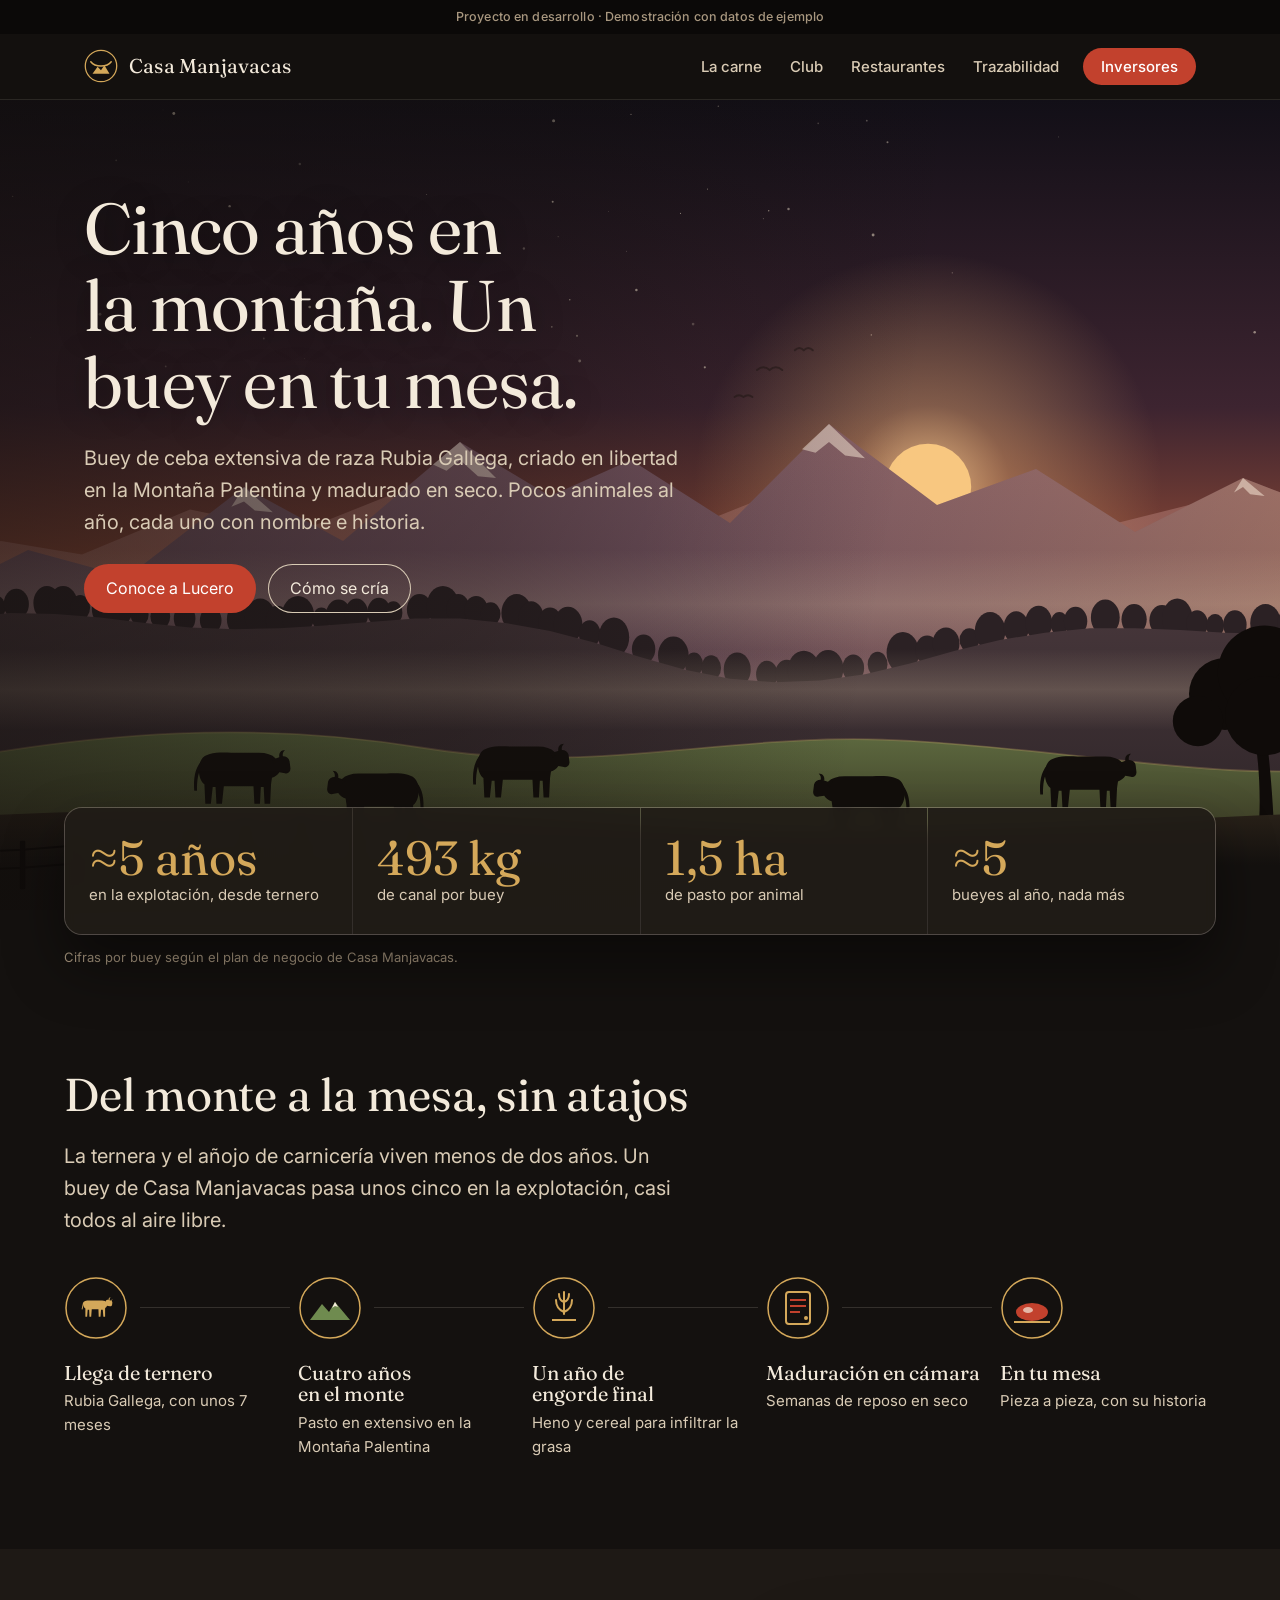
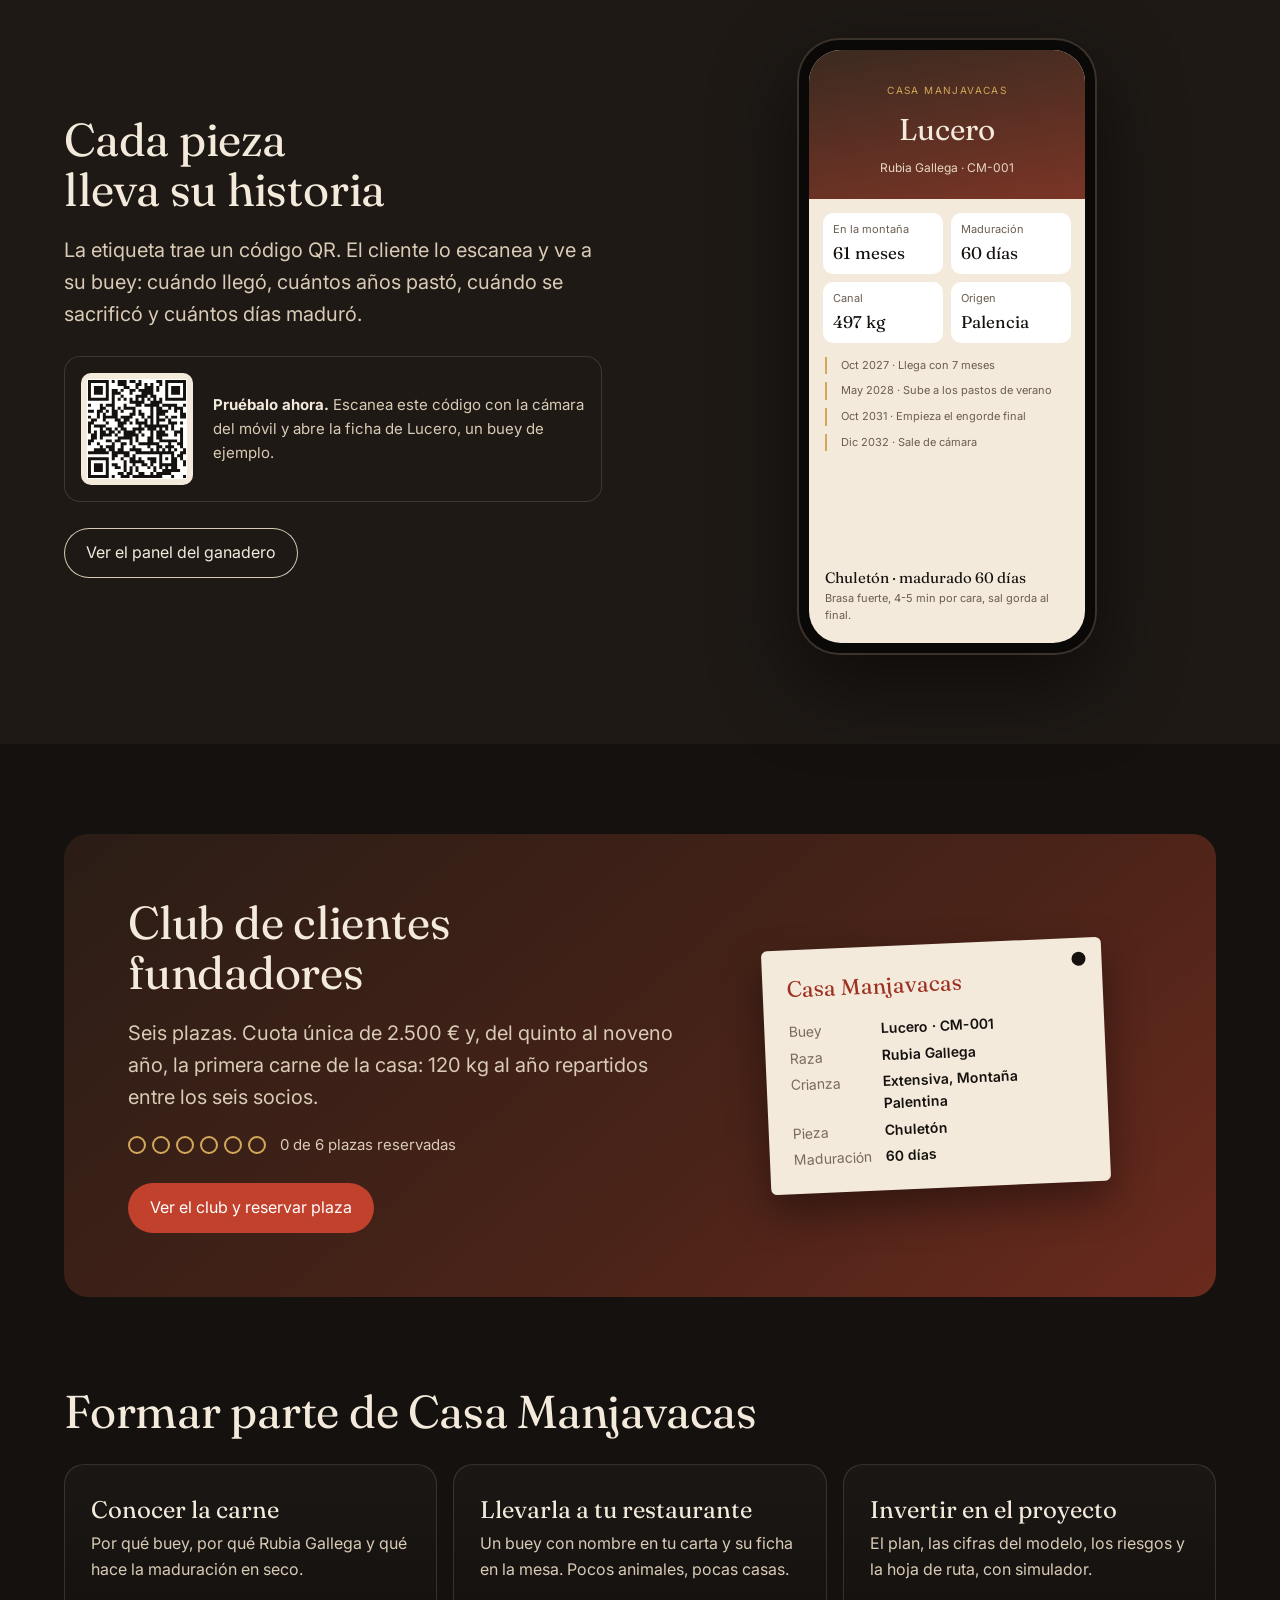
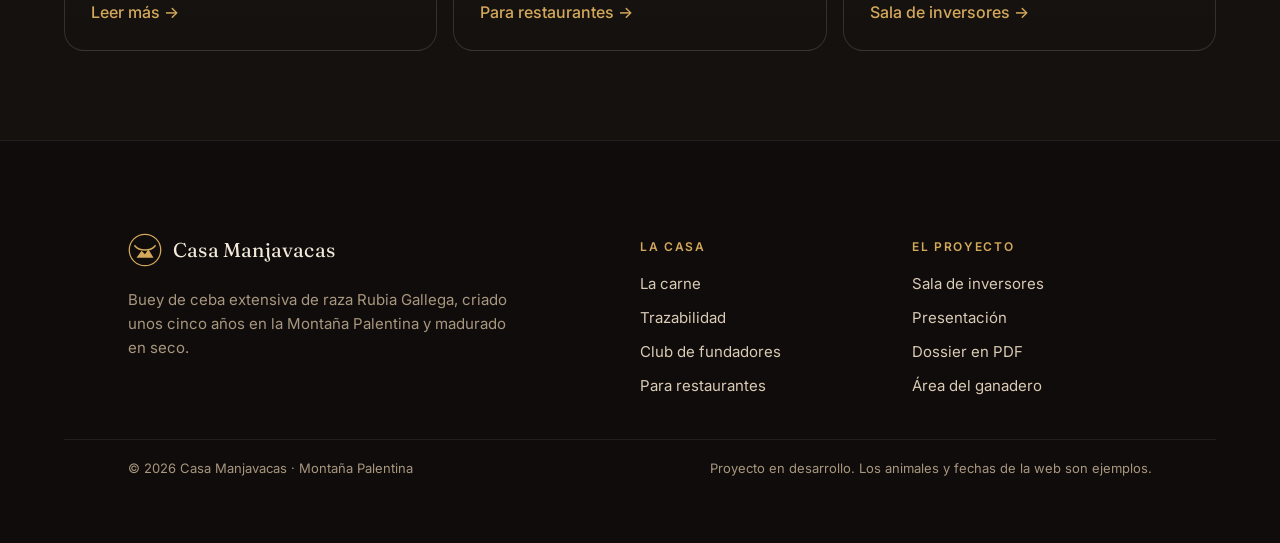
<file: index.html>
<!DOCTYPE html>
<html lang="es">
<head>
<meta charset="utf-8">
<meta name="viewport" content="width=device-width,initial-scale=1">
<title>Casa Manjavacas · Buey de la Montaña Palentina</title>
<link rel="icon" href="assets/favicon.svg" type="image/svg+xml">
<meta property="og:title" content="Casa Manjavacas · Buey de la Montaña Palentina">
<meta property="og:description" content="Buey de ceba extensiva de raza Rubia Gallega, criado cinco años en la Montaña Palentina. Cada pieza con su historia.">
<meta property="og:image" content="https://karliox.github.io/casa-manjavacas-trazabilidad/assets/og.png">
<meta property="og:type" content="website">
<meta name="twitter:card" content="summary_large_image">
<meta name="description" content="Buey de ceba extensiva de raza Rubia Gallega, criado cinco años en la Montaña Palentina. Cada pieza con su historia.">
<link rel="preconnect" href="https://fonts.googleapis.com">
<link rel="preconnect" href="https://fonts.gstatic.com" crossorigin>
<link rel="stylesheet" href="assets/marca.css">
<link rel="stylesheet" href="assets/comun.css">
<script type="application/ld+json">{"@context": "https://schema.org", "@type": "Organization", "name": "Casa Manjavacas", "url": "https://karliox.github.io/casa-manjavacas-trazabilidad/", "logo": "https://karliox.github.io/casa-manjavacas-trazabilidad/assets/icono-512.png", "description": "Buey de ceba extensiva de raza Rubia Gallega, criado unos cinco años en la Montaña Palentina y madurado en seco.", "areaServed": "ES", "founder": {"@type": "Person", "name": "Carlos Espeso Manjavacas"}}</script>
</head>
<body>
<div class="aviso">Proyecto en desarrollo · Demostración con datos de ejemplo</div>
<a class="salto" href="#contenido">Saltar al contenido</a>
<header data-cabecera="publica"></header>

<section class="hero" id="contenido">
  <div id="paisaje-hero"></div>
  <div class="texto">
    <h1>Cinco años en la montaña. Un buey en tu mesa.</h1>
    <p class="lead">Buey de ceba extensiva de raza Rubia Gallega, criado en libertad en la Montaña Palentina y madurado en seco. Pocos animales al año, cada uno con nombre e historia.</p>
    <div class="botones">
      <a class="btn" href="ficha.html?id=CM-001">Conoce a Lucero</a>
      <a class="btn sec" href="#proceso">Cómo se cría</a>
    </div>
  </div>
</section>

<section class="band sube">
  <div class="in revela">
    <div class="cifras" id="cifras"></div>
    <p class="nota" style="margin-top:12px">Cifras por buey según el plan de negocio de Casa Manjavacas.</p>
  </div>
</section>

<section class="band" id="proceso" style="padding-top:0">
  <div class="in revela">
    <h2>Del monte a la mesa, sin atajos</h2>
    <p class="lead">La ternera y el añojo de carnicería viven menos de dos años. Un buey de Casa Manjavacas pasa unos cinco en la explotación, casi todos al aire libre.</p>
    <div class="proceso" id="pasos"></div>
  </div>
</section>

<section class="band" id="trazabilidad" style="background:var(--noche2)">
  <div class="in revela duo">
    <div>
      <h2>Cada pieza lleva su historia</h2>
      <p class="lead">La etiqueta trae un código QR. El cliente lo escanea y ve a su buey: cuándo llegó, cuántos años pastó, cuándo se sacrificó y cuántos días maduró.</p>
      <div class="qrcaja">
        <div class="qr" id="qr-lucero"></div>
        <p><strong style="color:var(--crema)">Pruébalo ahora.</strong> Escanea este código con la cámara del móvil y abre la ficha de Lucero, un buey de ejemplo.</p>
      </div>
      <div class="botones"><a class="btn sec" href="panel.html">Ver el panel del ganadero</a></div>
    </div>
    <div class="movil" aria-hidden="true">
      <div class="pantalla">
        <div class="mini-hero"><small>CASA MANJAVACAS</small><b>Lucero</b><span style="font-size:12px;color:#e8d8c4">Rubia Gallega · CM-001</span></div>
        <div class="mini-datos">
          <div>En la montaña<b>61 meses</b></div>
          <div>Maduración<b>60 días</b></div>
          <div>Canal<b>497 kg</b></div>
          <div>Origen<b>Palencia</b></div>
        </div>
        <div class="mini-linea">
          <p>Oct 2027 · Llega con 7 meses</p>
          <p>May 2028 · Sube a los pastos de verano</p>
          <p>Oct 2031 · Empieza el engorde final</p>
          <p>Dic 2032 · Sale de cámara</p>
        </div>
        <div class="mini-linea" style="margin-top:auto;padding-bottom:18px"><b style="font-family:var(--serif);font-weight:400;font-size:15px;color:#14110f">Chuletón · madurado 60 días</b><br>Brasa fuerte, 4-5 min por cara, sal gorda al final.</div>
      </div>
    </div>
  </div>
</section>

<section class="band" id="club">
  <div class="in revela club">
    <div>
      <h2>Club de clientes fundadores</h2>
      <p class="lead">Seis plazas. Cuota única de 2.500 € y, del quinto al noveno año, la primera carne de la casa: 120 kg al año repartidos entre los seis socios.</p>
      <div class="plazas" id="plazas"></div>
      <div class="botones"><a class="btn" href="club.html">Ver el club y reservar plaza</a></div>
    </div>
    <div class="etiqueta">
      <div class="marca">Casa Manjavacas</div>
      <dl>
        <dt>Buey</dt><dd>Lucero · CM-001</dd>
        <dt>Raza</dt><dd>Rubia Gallega</dd>
        <dt>Crianza</dt><dd>Extensiva, Montaña Palentina</dd>
        <dt>Pieza</dt><dd>Chuletón</dd>
        <dt>Maduración</dt><dd>60 días</dd>
      </dl>
    </div>
  </div>
</section>

<section class="band" style="padding-top:0">
  <div class="in revela">
    <h2>Formar parte de Casa Manjavacas</h2>
    <div class="caminos">
      <a class="camino" href="la-carne.html"><h3>Conocer la carne</h3><p>Por qué buey, por qué Rubia Gallega y qué hace la maduración en seco.</p><span class="flecha">Leer más →</span></a>
      <a class="camino" href="restaurantes.html"><h3>Llevarla a tu restaurante</h3><p>Un buey con nombre en tu carta y su ficha en la mesa. Pocos animales, pocas casas.</p><span class="flecha">Para restaurantes →</span></a>
      <a class="camino" href="inversores.html"><h3>Invertir en el proyecto</h3><p>El plan, las cifras del modelo, los riesgos y la hoja de ruta, con simulador.</p><span class="flecha">Sala de inversores →</span></a>
    </div>
  </div>
</section>

<footer data-pie></footer>
<script src="assets/layout.js"></script>

<script src="assets/qrcode.js"></script>
<script src="assets/paisaje.js"></script>
<script src="data/bueyes.js"></script>
<script src="data/config.js"></script>
<script src="assets/app.js"></script>
<script>
{
  document.getElementById("paisaje-hero").outerHTML = paisajeSVG();
  const cifras = [
    ["≈5 años", "en la explotación, desde ternero"],
    ["493 kg", "de canal por buey"],
    ["1,5 ha", "de pasto por animal"],
    ["≈5", "bueyes al año, nada más"]
  ];
  document.getElementById("cifras").innerHTML = cifras.map(([v, t]) => `<div class="cifra"><b>${v}</b><span>${t}</span></div>`).join("");

  const iconos = [
    '<circle cx="32" cy="32" r="30" fill="none" stroke="#d4a85a" stroke-width="1.5"/><g transform="translate(15 21) scale(.29)" fill="#d4a85a"><path d="M14 20c2-6 10-8 22-8h44c8 0 13 3 15 8l2 6c0 5-2 9-6 11l-1 3v28h-6l-2-24h-6l-2 24h-6l-1-26H44l-2 26h-6l-1-24h-5l-2 24h-6V40c-5-3-7-9-6-15l-4 18-3-1 4-19c0-1 1-2 1-3z"/><path d="M92 14c2-3 6-5 10-4l8 2c3 1 5 4 5 7l-1 9c-1 3-4 5-7 4l-7-1c-4-1-7-5-8-9z"/><path d="M102 11c-1-5 2-9 7-10-3 3-4 6-3 10zM110 12c3-4 7-5 10-4-4 0-6 2-7 5z"/></g>',
    '<circle cx="32" cy="32" r="30" fill="none" stroke="#d4a85a" stroke-width="1.5"/><path d="M12 44l12-16 7 8 6-10 15 18z" fill="#6f8b4f"/><path d="M37 26l3 5-3-1-3 2z" fill="#f3eadb"/>',
    '<circle cx="32" cy="32" r="30" fill="none" stroke="#d4a85a" stroke-width="1.5"/><path d="M32 16v22M24 24c0 6 3 10 8 12M40 24c0 6-3 10-8 12M27 18c0 4 2 7 5 8M37 18c0 4-2 7-5 8" stroke="#d4a85a" stroke-width="2" fill="none" stroke-linecap="round"/><path d="M20 44h24" stroke="#d4a85a" stroke-width="2"/>',
    '<circle cx="32" cy="32" r="30" fill="none" stroke="#d4a85a" stroke-width="1.5"/><rect x="20" y="16" width="24" height="32" rx="3" fill="none" stroke="#d4a85a" stroke-width="2"/><path d="M24 24h16M24 30h16M24 36h10" stroke="#c2412d" stroke-width="2"/><circle cx="40" cy="42" r="2" fill="#d4a85a"/>',
    '<circle cx="32" cy="32" r="30" fill="none" stroke="#d4a85a" stroke-width="1.5"/><ellipse cx="32" cy="36" rx="16" ry="9" fill="#c2412d"/><ellipse cx="28" cy="34" rx="5" ry="3" fill="#f3eadb" opacity=".7"/><path d="M14 46h36" stroke="#d4a85a" stroke-width="2"/>'
  ];
  document.getElementById("pasos").innerHTML = CM.ETAPAS.map((e, i) =>
    `<div class="paso"><svg viewBox="0 0 64 64" aria-hidden="true">${iconos[i]}</svg><h3>${e.nombre}</h3><p>${e.detalle}</p></div>`).join("");


  // Club: plazas y reserva
  const C = window.CONFIG_CLUB;
  document.getElementById("plazas").innerHTML = `<div class="puntos">${Array.from({ length: C.plazas }, (_, i) => `<i class="${i < C.plazasReservadas ? "llena" : ""}"></i>`).join("")}</div><span>${C.plazasReservadas} de ${C.plazas} plazas reservadas</span>`;

  document.getElementById("qr-lucero").innerHTML = CM.qrSVG(CM.urlFicha("CM-001"), "#14110f");
}
</script>
</body>
</html>
</file>
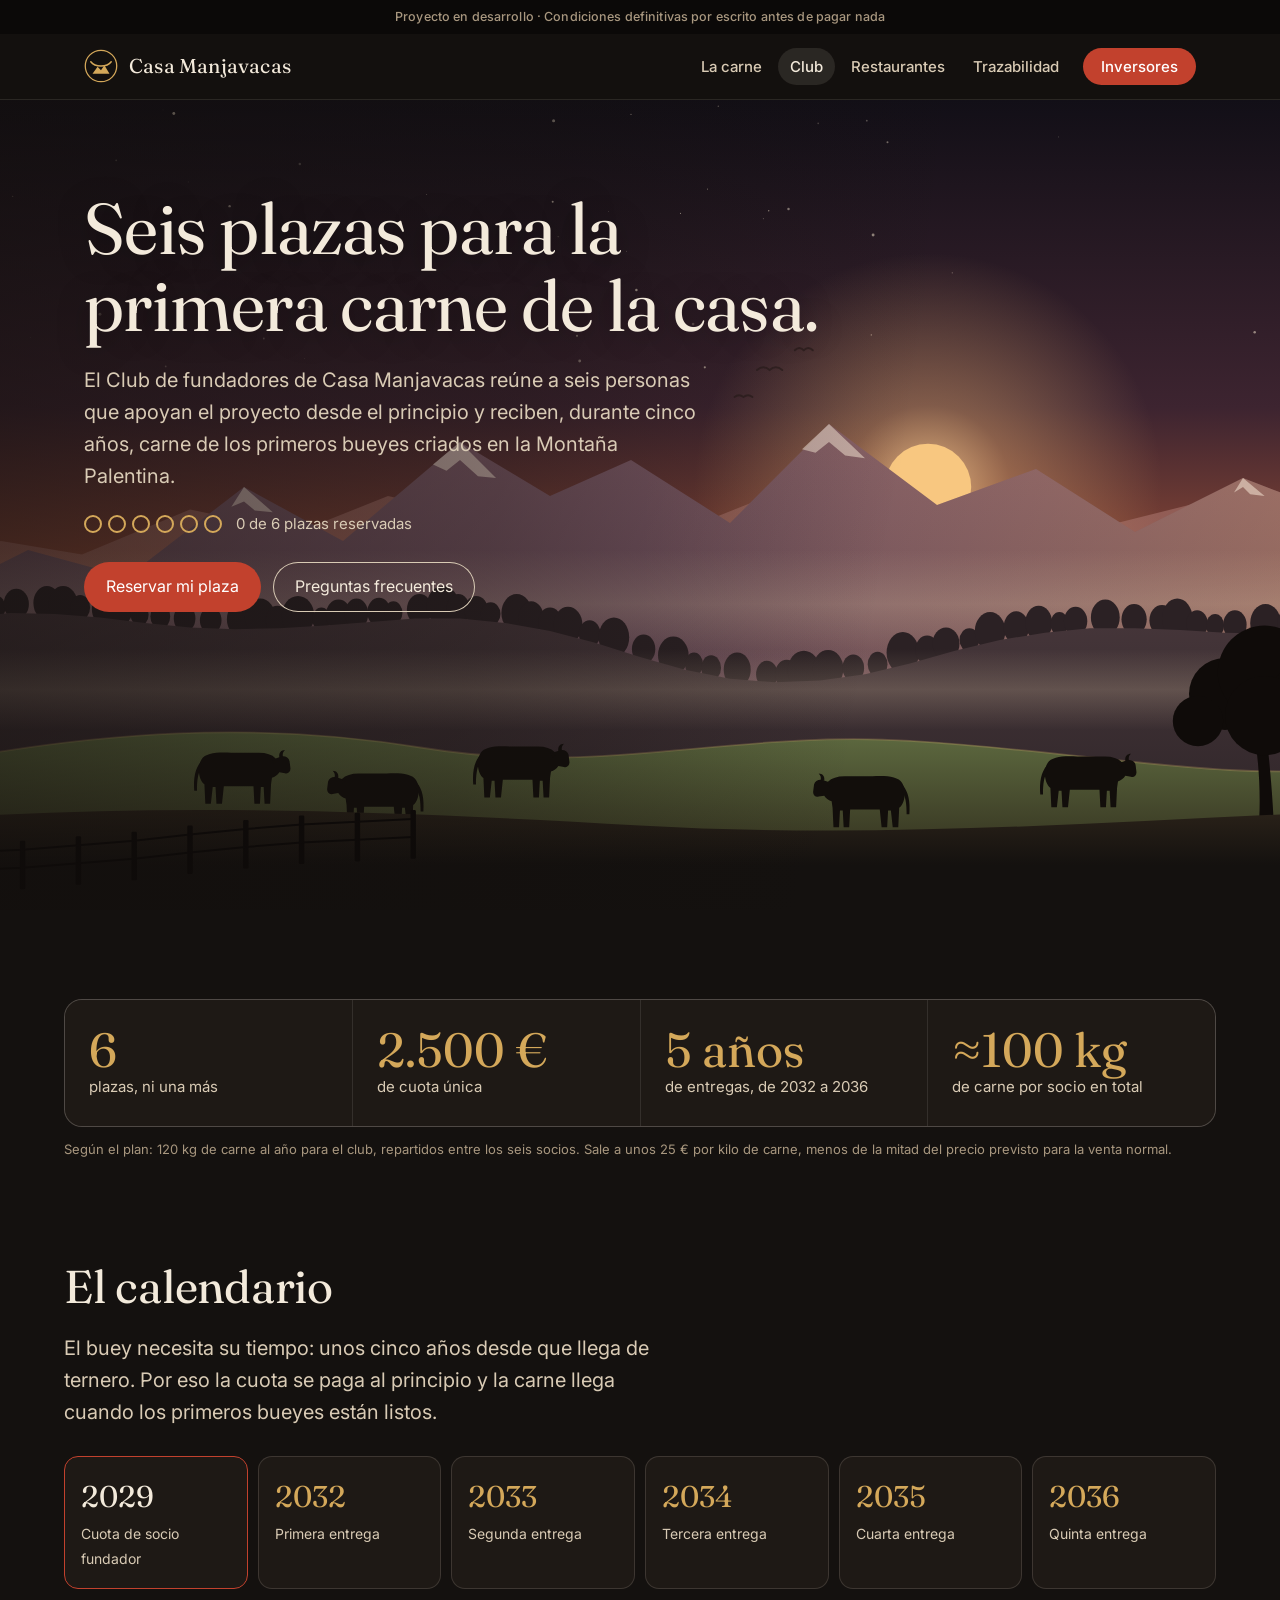
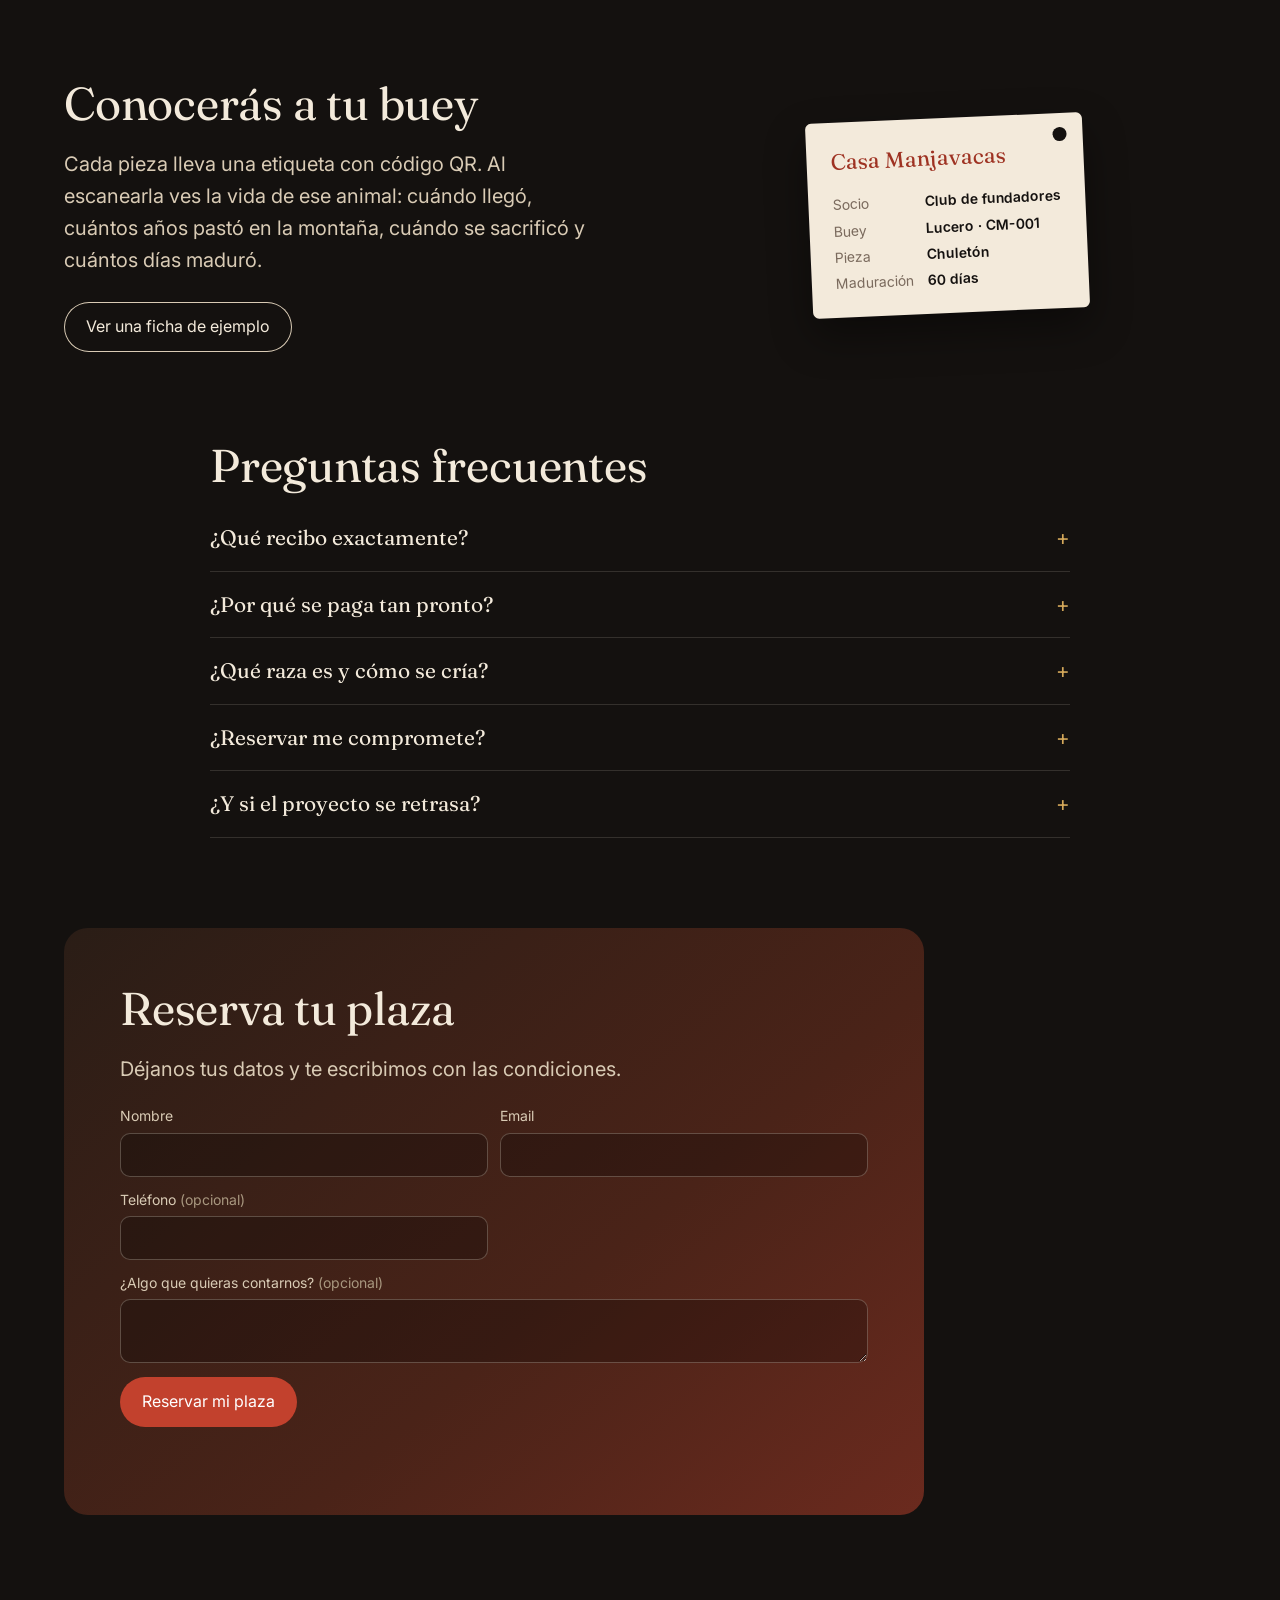
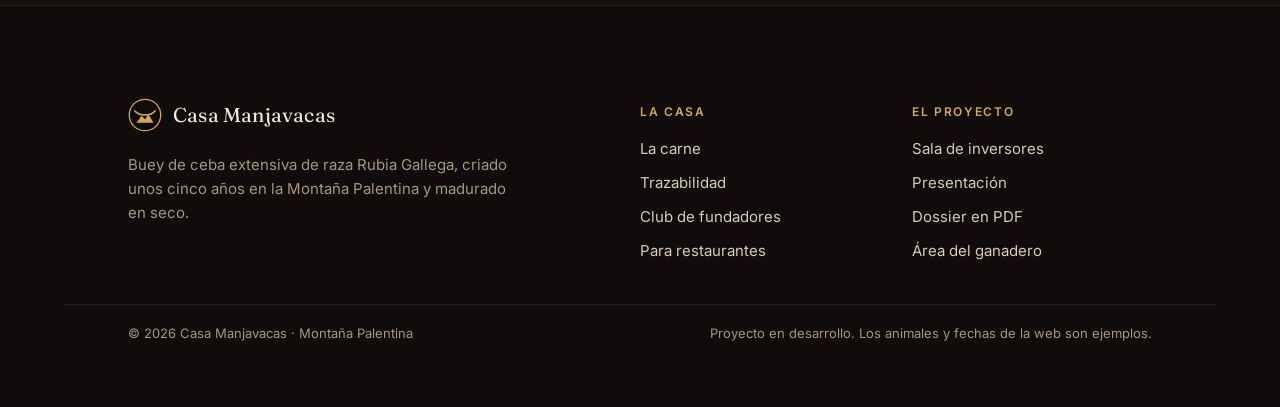
<file: club.html>
<!DOCTYPE html>
<html lang="es">
<head>
<meta charset="utf-8">
<meta name="viewport" content="width=device-width,initial-scale=1">
<title>Club de fundadores · Casa Manjavacas</title>
<link rel="icon" href="assets/favicon.svg" type="image/svg+xml">
<meta property="og:title" content="Club de fundadores · Casa Manjavacas">
<meta property="og:description" content="Seis plazas para recibir la primera carne de buey de Casa Manjavacas, criado cinco años en la Montaña Palentina.">
<meta property="og:image" content="https://karliox.github.io/casa-manjavacas-trazabilidad/assets/og.png">
<meta property="og:type" content="website">
<meta name="twitter:card" content="summary_large_image">
<link rel="preconnect" href="https://fonts.googleapis.com">
<link rel="preconnect" href="https://fonts.gstatic.com" crossorigin>
<link rel="stylesheet" href="assets/marca.css">
<link rel="stylesheet" href="assets/comun.css">
<style>
.calendario{display:grid;grid-template-columns:repeat(6,minmax(0,1fr));gap:10px;margin-top:28px}
.mes{border:1px solid var(--linea);border-radius:14px;padding:16px;background:var(--noche2);position:relative}
.mes b{display:block;font-family:var(--serif);font-weight:400;font-size:30px;color:var(--oro)}
.mes span{font-size:14px;color:var(--crema2)}
.mes.cuota{border-color:var(--brasa)}.mes.cuota b{color:var(--crema)}
.faq{max-width:860px}
.faq details{border-bottom:1px solid var(--linea);padding:16px 0}
.faq summary{cursor:pointer;font-family:var(--serif);font-size:21px;list-style:none;display:flex;justify-content:space-between;gap:16px}
.faq summary::after{content:"+";color:var(--oro);font-family:var(--sans)}
.faq details[open] summary::after{content:"−"}
.faq p{color:var(--crema2);margin:10px 0 0}
.reserva-caja{background:linear-gradient(140deg,#2a1d16,#4a2318 60%,#6b2a1e);border-radius:24px;padding:clamp(24px,5vw,56px);max-width:860px}
@media (max-width:900px){.calendario{grid-template-columns:repeat(3,minmax(0,1fr))}}
@media (max-width:520px){.calendario{grid-template-columns:1fr 1fr}}
</style>
</head>
<body>
<div class="aviso">Proyecto en desarrollo · Condiciones definitivas por escrito antes de pagar nada</div>
<a class="salto" href="#contenido">Saltar al contenido</a>
<header data-cabecera="publica"></header>

<section class="hero" id="contenido">
  <div id="paisaje"></div>
  <div class="texto">
    <h1>Seis plazas para la primera carne de la casa.</h1>
    <p class="lead">El Club de fundadores de Casa Manjavacas reúne a seis personas que apoyan el proyecto desde el principio y reciben, durante cinco años, carne de los primeros bueyes criados en la Montaña Palentina.</p>
    <div class="plazas" id="plazas"></div>
    <div class="botones"><a class="btn" href="#reservar">Reservar mi plaza</a><a class="btn sec" href="#preguntas">Preguntas frecuentes</a></div>
  </div>
</section>

<section class="band">
  <div class="in revela">
    <div class="cifras">
      <div class="cifra"><b>6</b><span>plazas, ni una más</span></div>
      <div class="cifra"><b>2.500 €</b><span>de cuota única</span></div>
      <div class="cifra"><b>5 años</b><span>de entregas, de 2032 a 2036</span></div>
      <div class="cifra"><b>≈100 kg</b><span>de carne por socio en total</span></div>
    </div>
    <p class="nota" style="margin-top:12px">Según el plan: 120 kg de carne al año para el club, repartidos entre los seis socios. Sale a unos 25 € por kilo de carne, menos de la mitad del precio previsto para la venta normal.</p>
  </div>
</section>

<section class="band" style="padding-top:0">
  <div class="in revela">
    <h2>El calendario</h2>
    <p class="lead">El buey necesita su tiempo: unos cinco años desde que llega de ternero. Por eso la cuota se paga al principio y la carne llega cuando los primeros bueyes están listos.</p>
    <div class="calendario">
      <div class="mes cuota"><b>2029</b><span>Cuota de socio fundador</span></div>
      <div class="mes"><b>2032</b><span>Primera entrega</span></div>
      <div class="mes"><b>2033</b><span>Segunda entrega</span></div>
      <div class="mes"><b>2034</b><span>Tercera entrega</span></div>
      <div class="mes"><b>2035</b><span>Cuarta entrega</span></div>
      <div class="mes"><b>2036</b><span>Quinta entrega</span></div>
    </div>
  </div>
</section>

<section class="band" style="padding-top:0">
  <div class="in revela duo">
    <div>
      <h2>Conocerás a tu buey</h2>
      <p class="lead">Cada pieza lleva una etiqueta con código QR. Al escanearla ves la vida de ese animal: cuándo llegó, cuántos años pastó en la montaña, cuándo se sacrificó y cuántos días maduró.</p>
      <div class="botones"><a class="btn sec" href="ficha.html?id=CM-001">Ver una ficha de ejemplo</a></div>
    </div>
    <div class="etiqueta">
      <div class="marca">Casa Manjavacas</div>
      <dl>
        <dt>Socio</dt><dd>Club de fundadores</dd>
        <dt>Buey</dt><dd>Lucero · CM-001</dd>
        <dt>Pieza</dt><dd>Chuletón</dd>
        <dt>Maduración</dt><dd>60 días</dd>
      </dl>
    </div>
  </div>
</section>

<section class="band" id="preguntas" style="padding-top:0">
  <div class="in revela faq">
    <h2>Preguntas frecuentes</h2>
    <details><summary>¿Qué recibo exactamente?</summary><p>Carne de los primeros bueyes de Casa Manjavacas, madurada y envasada, con su etiqueta y su QR. El club recibe en total 120 kg de carne al año durante cinco años, repartidos entre los seis socios.</p></details>
    <details><summary>¿Por qué se paga tan pronto?</summary><p>Criar un buey lleva unos cinco años. La cuota ayuda a arrancar el proyecto y, a cambio, los fundadores reciben la carne a un precio muy por debajo del de venta.</p></details>
    <details><summary>¿Qué raza es y cómo se cría?</summary><p>Rubia Gallega. Los terneros llegan con unos siete meses, pasan unos cuatro años en pasto extensivo en la Montaña Palentina y un último año de engorde final con heno y cereal. Después, sacrificio en matadero autorizado y maduración en seco. <a href="la-carne.html">Más sobre la carne</a>.</p></details>
    <details><summary>¿Reservar me compromete?</summary><p>No. La reserva es solo para apuntarte. Antes de pagar nada recibirás las condiciones completas por escrito: calendario, piezas, forma de entrega y qué pasa si algo cambia.</p></details>
    <details><summary>¿Y si el proyecto se retrasa?</summary><p>Se incluirá en las condiciones por escrito que recibirás antes de pagar.</p></details>
  </div>
</section>

<section class="band" id="reservar" style="padding-top:0">
  <div class="in revela">
    <div class="reserva-caja">
      <h2>Reserva tu plaza</h2>
      <p class="lead">Déjanos tus datos y te escribimos con las condiciones.</p>
      <form class="reserva" id="reserva" novalidate>
        <div class="campos">
          <label>Nombre<input id="f-nombre" autocomplete="name" required></label>
          <label>Email<input id="f-email" type="email" autocomplete="email" required></label>
          <label>Teléfono <span>(opcional)</span><input id="f-tel" type="tel" autocomplete="tel"></label>
          <label class="ancho">¿Algo que quieras contarnos? <span>(opcional)</span><textarea id="f-msg" rows="2"></textarea></label>
        </div>
        <button class="btn" type="submit">Reservar mi plaza</button>
        <p class="estado-reserva" id="f-estado" role="status"></p>
      </form>
    </div>
  </div>
</section>

<footer data-pie></footer>
<script src="assets/layout.js"></script>

<script src="assets/paisaje.js"></script>
<script src="data/config.js"></script>
<script>
{
  document.getElementById("paisaje").outerHTML = paisajeSVG();
  const C = window.CONFIG_CLUB;
  document.getElementById("plazas").innerHTML = `<div class="puntos">${Array.from({ length: C.plazas }, (_, i) => `<i class="${i < C.plazasReservadas ? "llena" : ""}"></i>`).join("")}</div><span>${C.plazasReservadas} de ${C.plazas} plazas reservadas</span>`;
  document.getElementById("reserva").addEventListener("submit", async e => {
    e.preventDefault();
    const est = document.getElementById("f-estado");
    const v = { nombre: document.getElementById("f-nombre").value.trim(), email: document.getElementById("f-email").value.trim(), telefono: document.getElementById("f-tel").value.trim(), mensaje: document.getElementById("f-msg").value.trim() };
    if (!v.nombre || !/^[^@\s]+@[^@\s]+\.[^@\s]+$/.test(v.email)) { est.textContent = "Escribe tu nombre y un email válido."; return; }
    if (C.formularioGoogle) {
      const fd = new FormData();
      Object.keys(C.campos).forEach(k => { if (C.campos[k]) fd.append(C.campos[k], v[k]); });
      try { await fetch(C.formularioGoogle, { method: "POST", mode: "no-cors", body: fd }); est.textContent = "Reserva enviada. Te escribiremos pronto."; e.target.reset(); }
      catch (err) { est.textContent = "No se ha podido enviar. Inténtalo de nuevo en un momento."; }
    } else {
      est.textContent = "Demostración: el formulario todavía no está conectado, así que esta reserva no se ha enviado.";
    }
  });
}
</script>
</body>
</html>
</file>
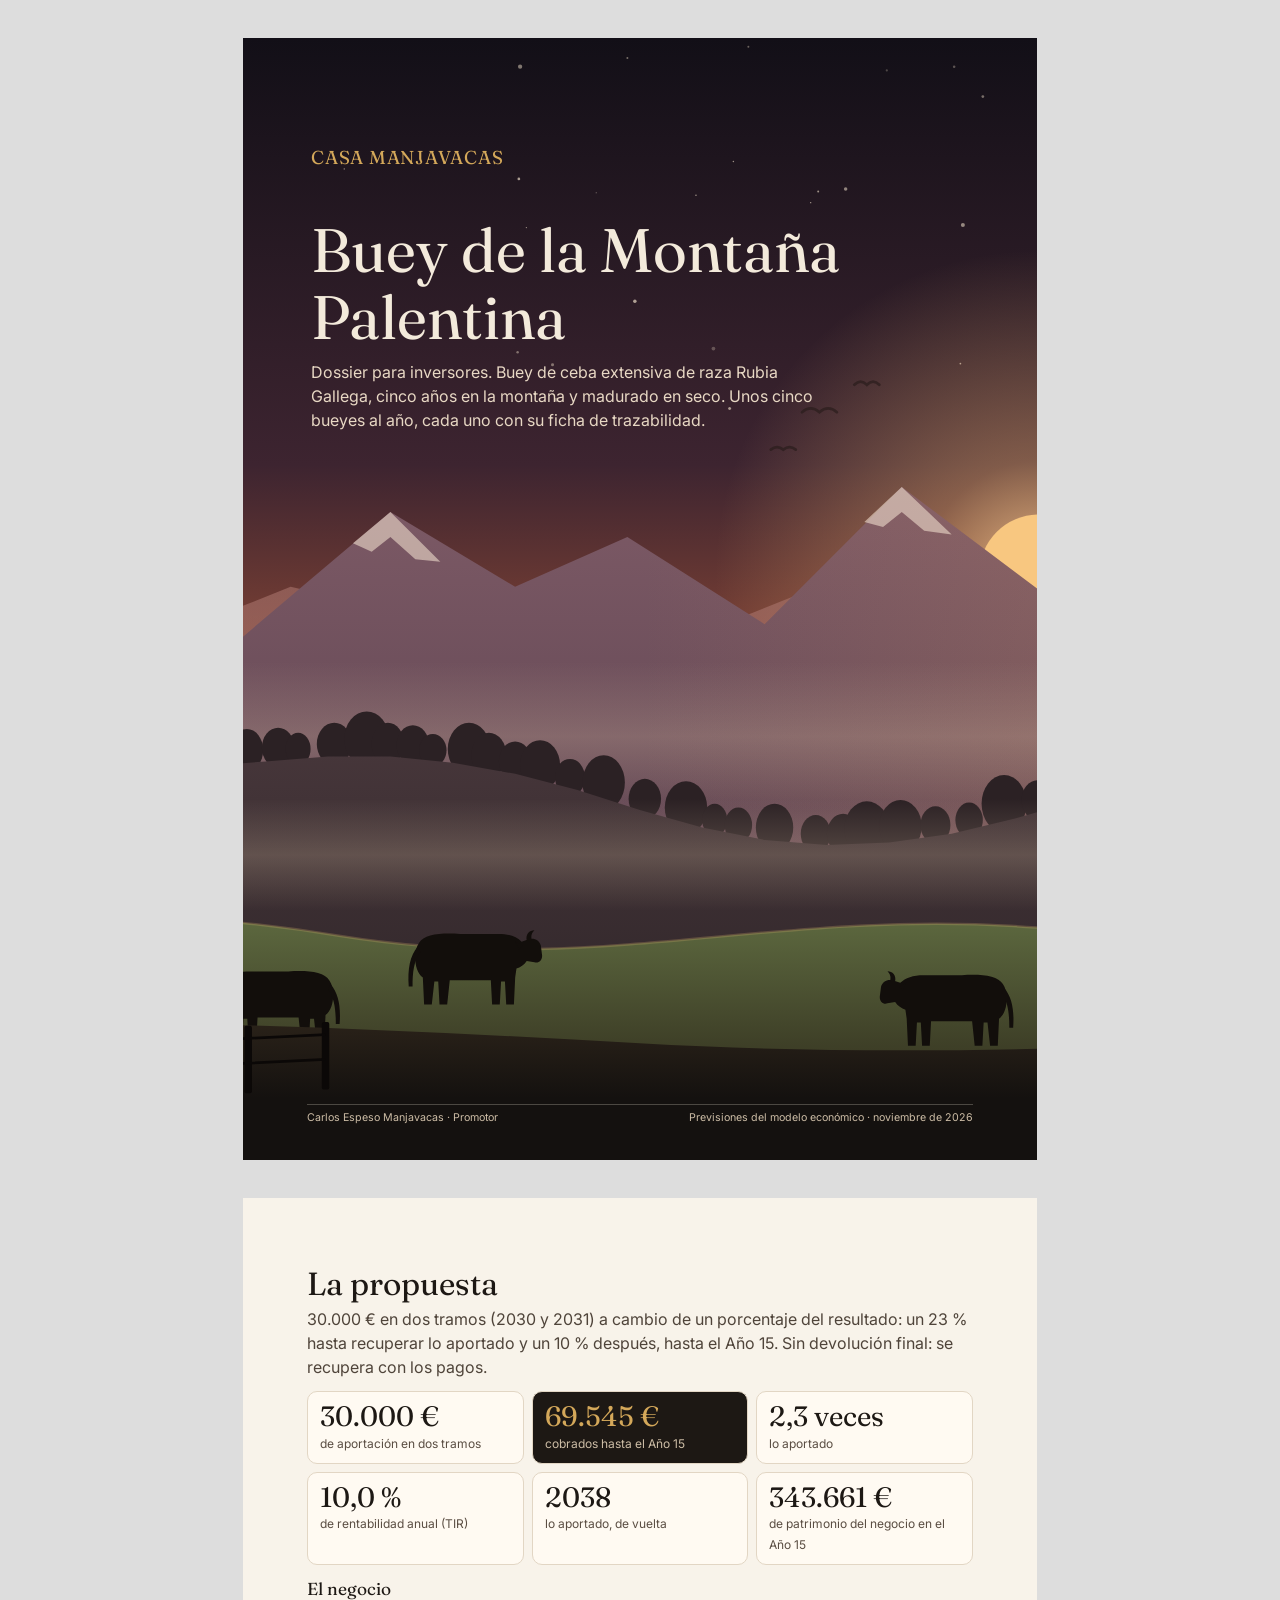
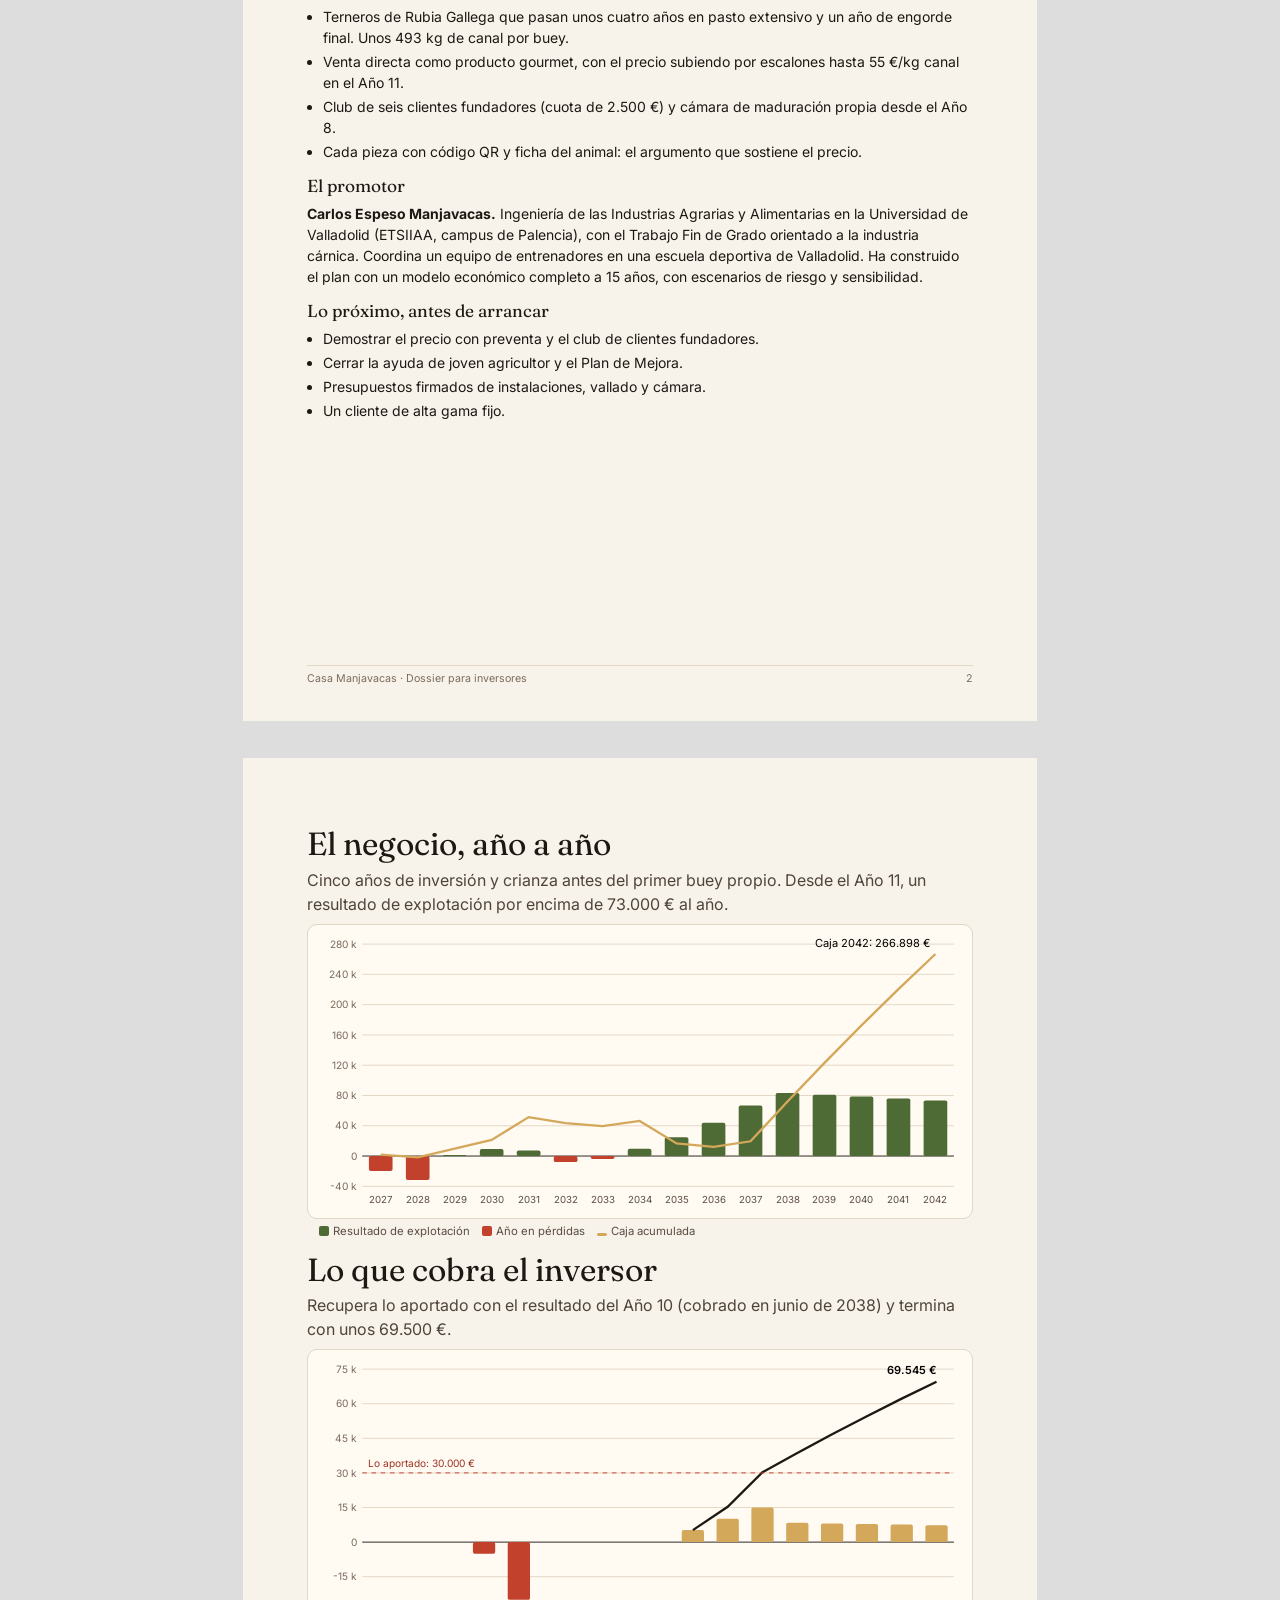
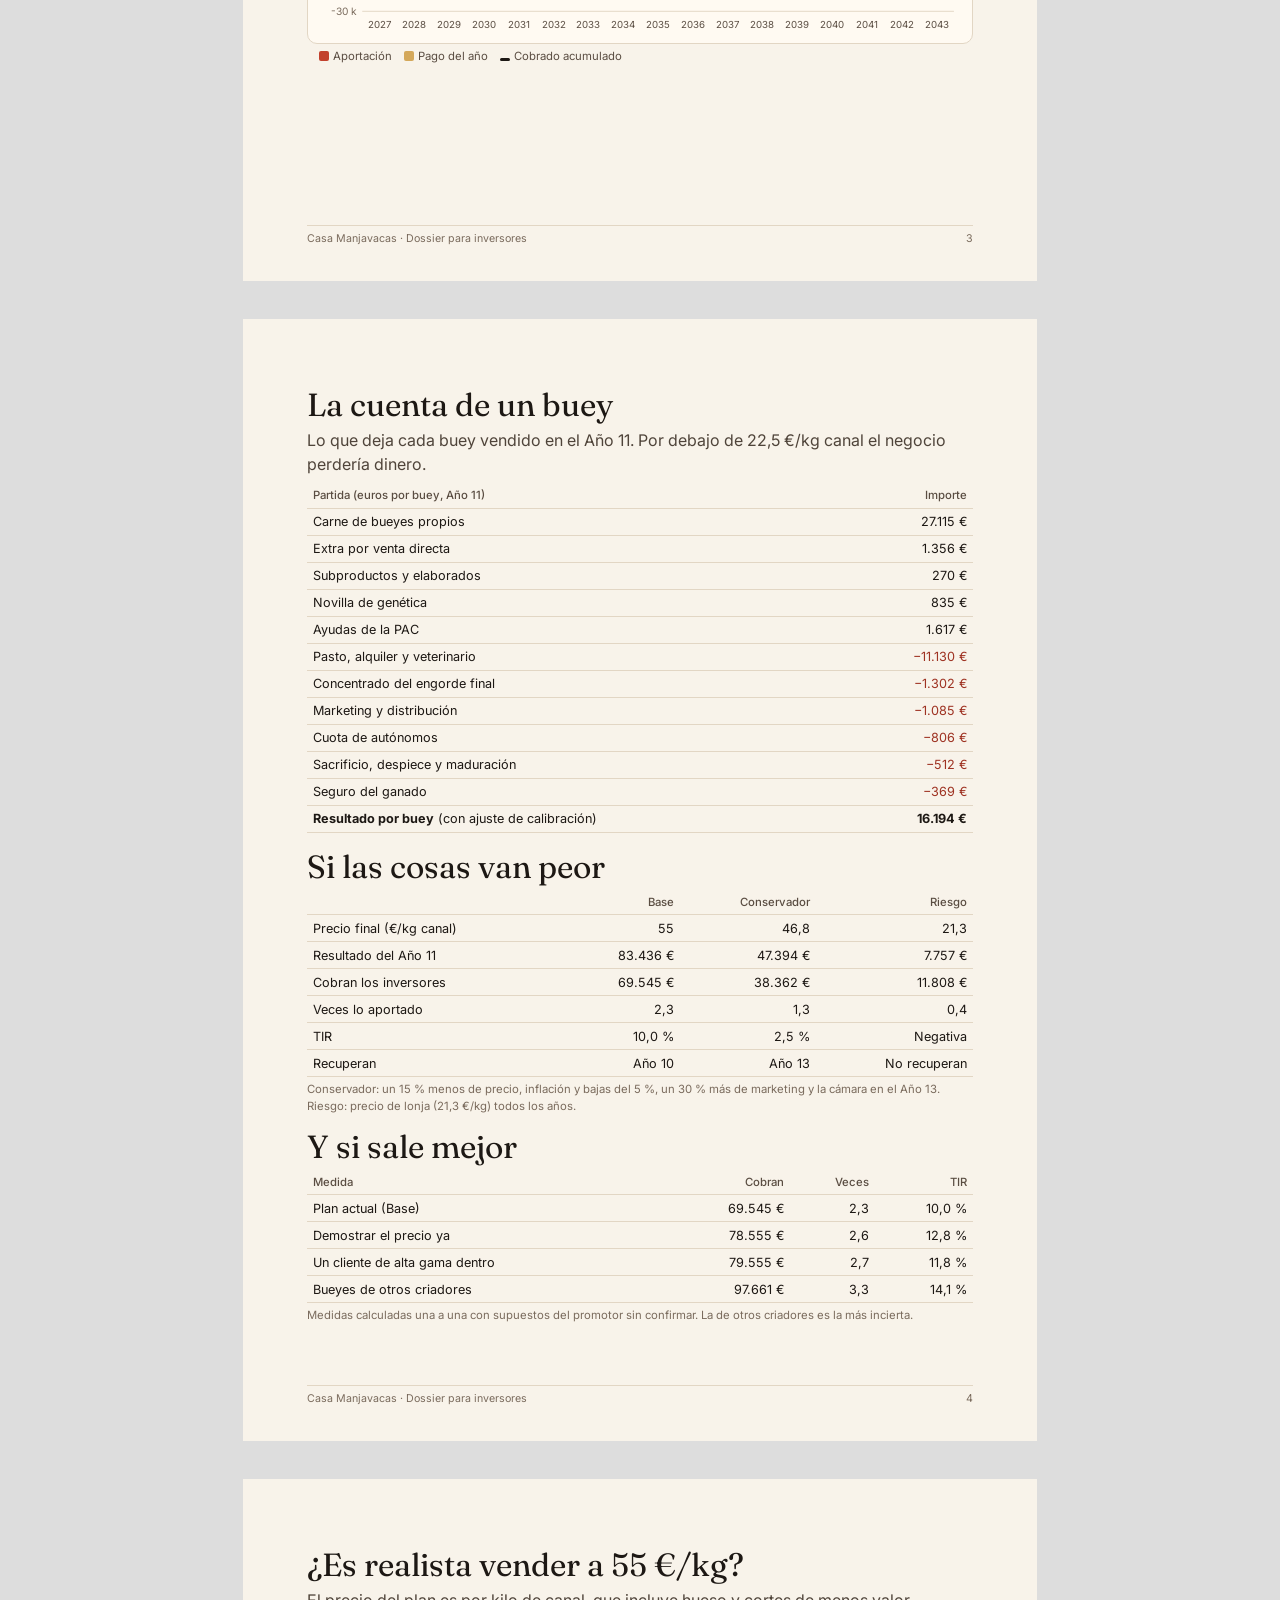
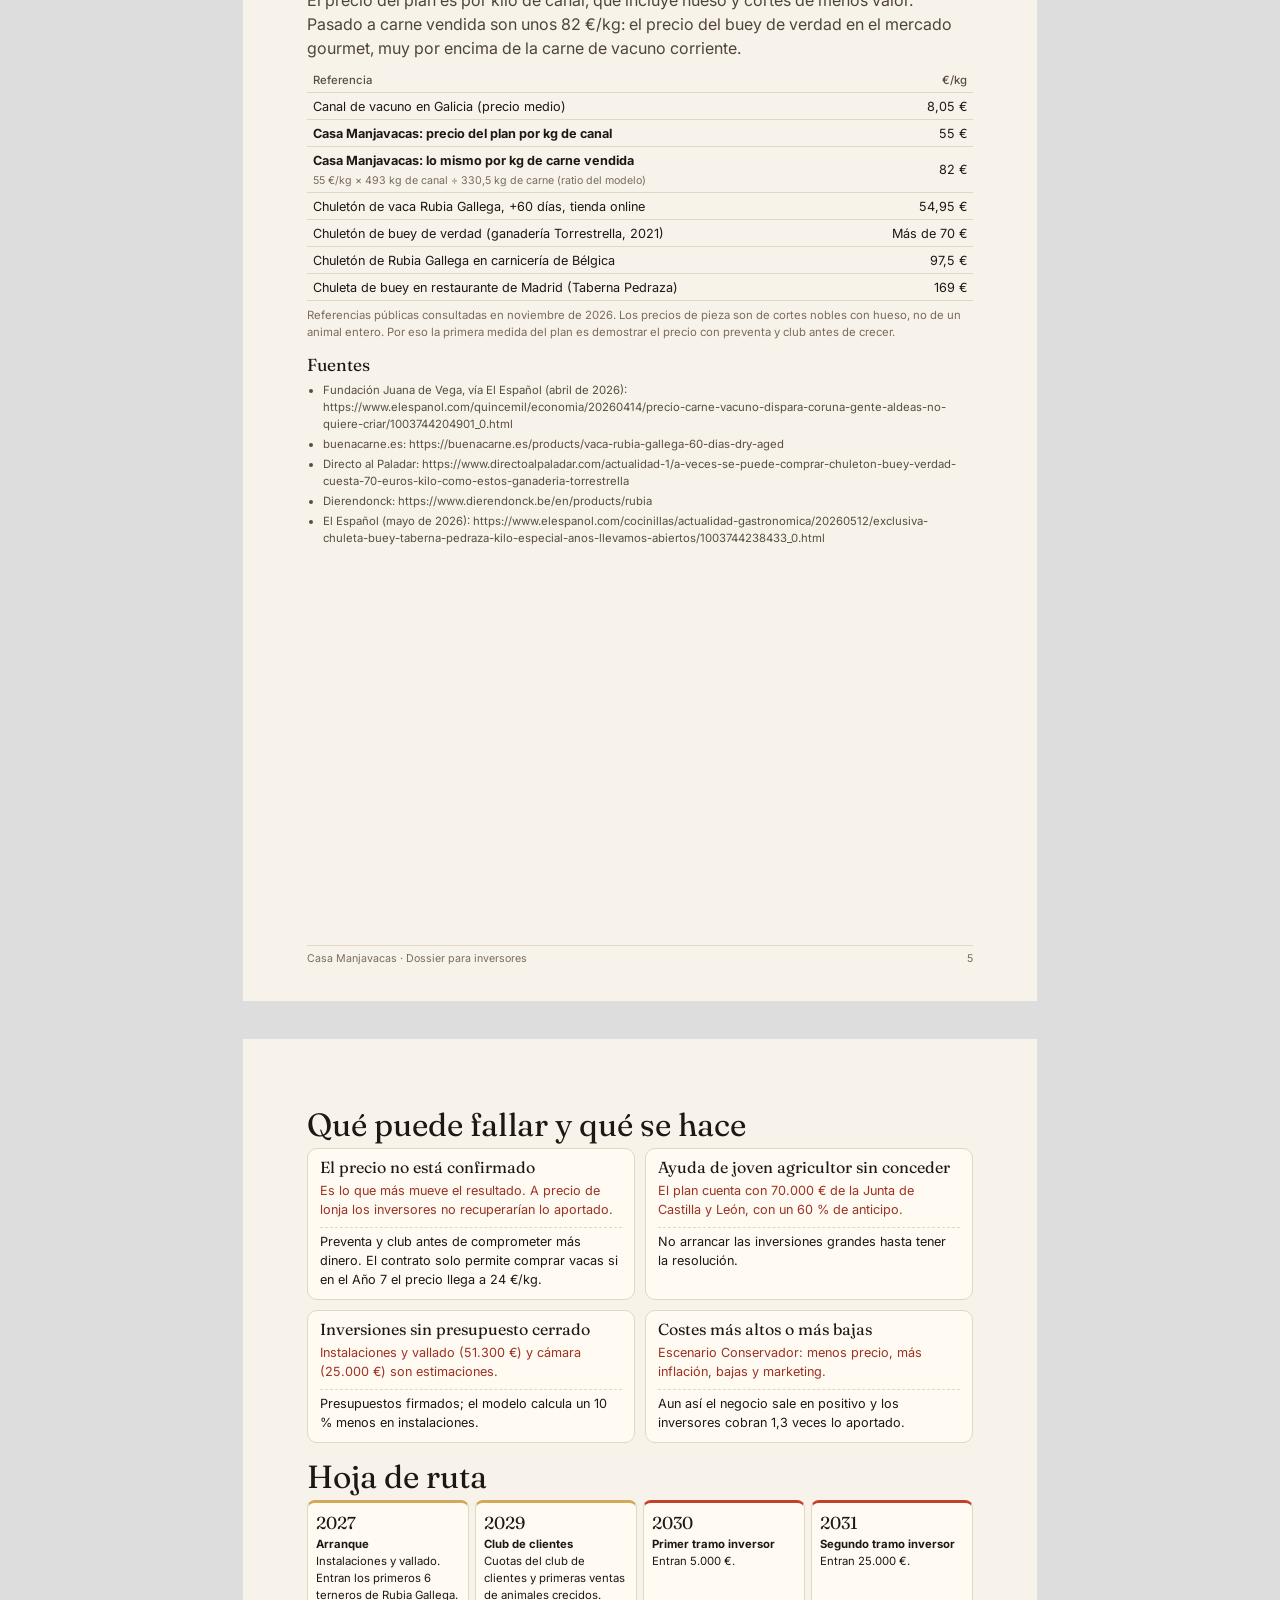
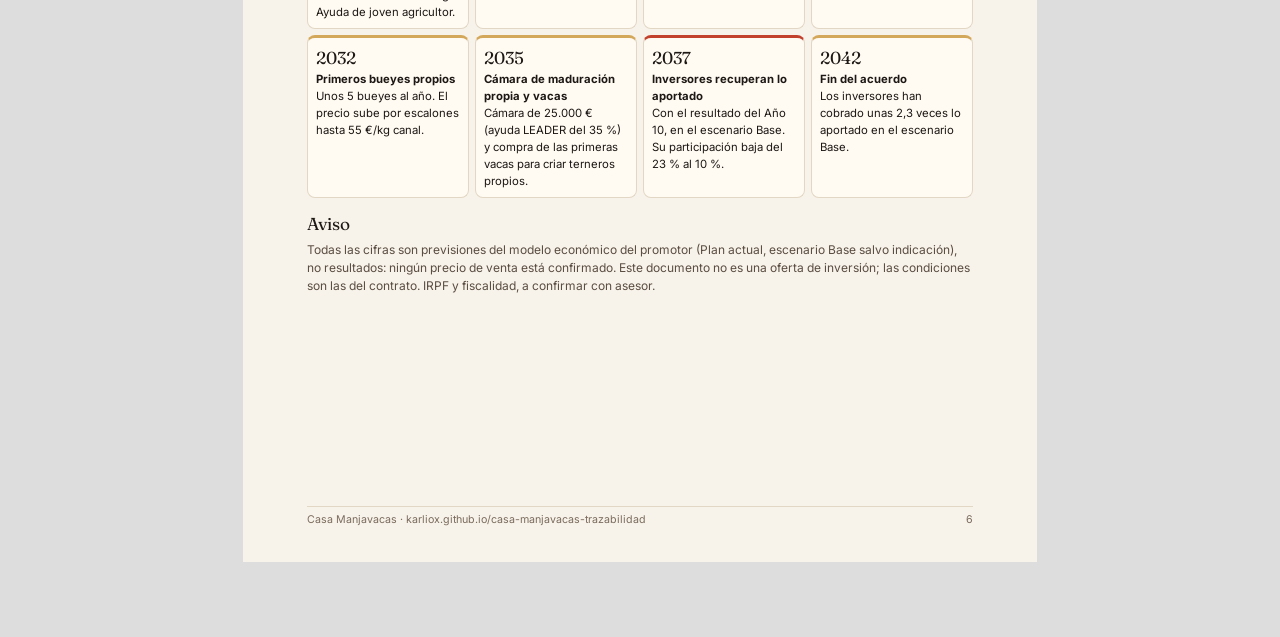
<file: dossier.html>
<!DOCTYPE html>
<html lang="es">
<head>
<meta charset="utf-8">
<meta name="viewport" content="width=device-width,initial-scale=1">
<meta name="robots" content="noindex">
<title>Dossier para inversores · Casa Manjavacas</title>
<style>
/*
VOICE: dossier impreso que se deja sobre la mesa tras la reunión.
IDEA: cinco hojas A4, una idea por hoja.
PICTURE: portada con el paisaje de la Montaña Palentina; dentro, gráficos de las cifras del modelo.
COLOUR and TYPE: papel crema y tinta noche, rojo brasa y oro; Fraunces + Inter.
LAYOUT: A4 vertical, márgenes generosos, cifras grandes arriba de cada hoja.
*/
@import url("https://fonts.googleapis.com/css2?family=Fraunces:opsz,wght@9..144,400;9..144,600&family=Inter:wght@400;500;600&display=swap");
@page{size:A4;margin:0}
*{box-sizing:border-box}
body{margin:0;font:10.5pt/1.5 "Inter",system-ui,sans-serif;color:#1d1814;background:#ddd}
.hoja{width:210mm;height:297mm;padding:18mm 17mm 16mm;background:#f8f3ea;position:relative;overflow:hidden;page-break-after:always;margin:0 auto 10mm}
.hoja:last-child{page-break-after:auto}
h1,h2,h3{font-family:"Fraunces",Georgia,serif;font-weight:400;line-height:1.1;margin:0 0 8px}
h1{font-size:40pt}h2{font-size:24pt;margin-bottom:6px}h3{font-size:13pt;margin-top:14px}
p{margin:0 0 8px}.lead{font-size:12pt;color:#4f443a}
.pie{position:absolute;left:17mm;right:17mm;bottom:9mm;display:flex;justify-content:space-between;font-size:8pt;color:#7a6b5d;border-top:1px solid #e2d6c4;padding-top:5px}
.portada{background:#14110f;color:#f3eadb;padding:0}
.portada svg.paisaje{position:absolute;inset:0;width:100%;height:100%}
.portada .t{position:relative;padding:28mm 18mm}
.portada .marca{font-family:"Fraunces",Georgia,serif;font-size:14pt;color:#d4a85a;letter-spacing:.04em}
.portada h1{margin-top:12mm;font-size:46pt;max-width:150mm}
.portada .lead{color:#e8d8c4;max-width:140mm}
.portada .pie{color:#cdbda6;border-top-color:rgba(243,234,219,.25)}
.kpis{display:grid;grid-template-columns:repeat(3,1fr);gap:8px;margin:12px 0}
.kpi{background:#fffaf2;border:1px solid #e2d6c4;border-radius:10px;padding:10px 12px}
.kpi b{display:block;font-family:"Fraunces",Georgia,serif;font-weight:400;font-size:21pt;line-height:1.05;white-space:nowrap}
.kpi span{font-size:9pt;color:#5a4d42}
.kpi.d{background:#1d1814;color:#f3eadb}.kpi.d b{color:#d4a85a}.kpi.d span{color:#cdbda6}
.fig{background:#fffaf2;border:1px solid #e2d6c4;border-radius:10px;padding:8px;margin:6px 0 4px}
.fig svg{width:100%;height:auto;display:block}
.ley{font-size:8.5pt;color:#5a4d42;margin-bottom:10px}.ley i{display:inline-block;width:10px;height:10px;border-radius:2px;margin:0 4px 0 12px;vertical-align:-1px}
table{width:100%;border-collapse:collapse;font-size:9.5pt;margin-top:6px}
th,td{padding:3.5px 6px;border-bottom:1px solid #e2d6c4;text-align:right}
th:first-child,td:first-child{text-align:left}th{font-weight:500;color:#5a4d42;font-size:8.5pt}
.dos{display:grid;grid-template-columns:1fr 1fr;gap:10px}
.caja{background:#fffaf2;border:1px solid #e2d6c4;border-radius:10px;padding:10px 12px;font-size:9.5pt}
.caja h3{margin:0 0 4px;font-size:12pt}.caja .r{color:#9e3222}.caja .m{border-top:1px dashed #e2d6c4;padding-top:4px;margin:4px 0 0}
.ruta{display:grid;grid-template-columns:repeat(4,1fr);gap:6px;margin-top:6px}
.ruta div{background:#fffaf2;border:1px solid #e2d6c4;border-top:3px solid #d4a85a;border-radius:8px;padding:7px 8px;font-size:8.5pt}
.ruta div.inv{border-top-color:#c2412d}.ruta b{font-family:"Fraunces",Georgia,serif;font-weight:400;font-size:13pt;display:block}
ul{margin:4px 0 8px;padding-left:16px}li{margin:3px 0}
@media screen{body{padding:10mm 0}}
@media print{body{background:none}.hoja{margin:0}}
</style>
</head>
<body>

<section class="hoja portada">
  <div id="paisaje"></div>
  <div class="t">
    <div class="marca">CASA MANJAVACAS</div>
    <h1>Buey de la Montaña Palentina</h1>
    <p class="lead">Dossier para inversores. Buey de ceba extensiva de raza Rubia Gallega, cinco años en la montaña y madurado en seco. Unos cinco bueyes al año, cada uno con su ficha de trazabilidad.</p>
  </div>
  <div class="pie"><span>Carlos Espeso Manjavacas · Promotor</span><span>Previsiones del modelo económico · noviembre de 2026</span></div>
</section>

<section class="hoja">
  <h2>La propuesta</h2>
  <p class="lead">30.000 € en dos tramos (2030 y 2031) a cambio de un porcentaje del resultado: un 23 % hasta recuperar lo aportado y un 10 % después, hasta el Año 15. Sin devolución final: se recupera con los pagos.</p>
  <div class="kpis" id="kpis"></div>
  <h3>El negocio</h3>
  <ul>
    <li>Terneros de Rubia Gallega que pasan unos cuatro años en pasto extensivo y un año de engorde final. Unos 493 kg de canal por buey.</li>
    <li>Venta directa como producto gourmet, con el precio subiendo por escalones hasta 55 €/kg canal en el Año 11.</li>
    <li>Club de seis clientes fundadores (cuota de 2.500 €) y cámara de maduración propia desde el Año 8.</li>
    <li>Cada pieza con código QR y ficha del animal: el argumento que sostiene el precio.</li>
  </ul>
  <h3>El promotor</h3>
  <p><strong>Carlos Espeso Manjavacas.</strong> Ingeniería de las Industrias Agrarias y Alimentarias en la Universidad de Valladolid (ETSIIAA, campus de Palencia), con el Trabajo Fin de Grado orientado a la industria cárnica. Coordina un equipo de entrenadores en una escuela deportiva de Valladolid. Ha construido el plan con un modelo económico completo a 15 años, con escenarios de riesgo y sensibilidad.</p>
  <h3>Lo próximo, antes de arrancar</h3>
  <ul>
    <li>Demostrar el precio con preventa y el club de clientes fundadores.</li>
    <li>Cerrar la ayuda de joven agricultor y el Plan de Mejora.</li>
    <li>Presupuestos firmados de instalaciones, vallado y cámara.</li>
    <li>Un cliente de alta gama fijo.</li>
  </ul>
  <div class="pie"><span>Casa Manjavacas · Dossier para inversores</span><span>2</span></div>
</section>

<section class="hoja">
  <h2>El negocio, año a año</h2>
  <p class="lead">Cinco años de inversión y crianza antes del primer buey propio. Desde el Año 11, un resultado de explotación por encima de 73.000 € al año.</p>
  <div class="fig" id="g1"></div>
  <div class="ley"><i style="background:#4f6b35"></i>Resultado de explotación<i style="background:#c2412d"></i>Año en pérdidas<i style="background:#d4a85a;height:3px"></i>Caja acumulada</div>
  <h2 style="margin-top:12px">Lo que cobra el inversor</h2>
  <p class="lead">Recupera lo aportado con el resultado del Año 10 (cobrado en junio de 2038) y termina con unos 69.500 €.</p>
  <div class="fig" id="g2"></div>
  <div class="ley"><i style="background:#c2412d"></i>Aportación<i style="background:#d4a85a"></i>Pago del año<i style="background:#1d1814;height:3px"></i>Cobrado acumulado</div>
  <div class="pie"><span>Casa Manjavacas · Dossier para inversores</span><span>3</span></div>
</section>

<section class="hoja">
  <h2>La cuenta de un buey</h2>
  <p class="lead">Lo que deja cada buey vendido en el Año 11. Por debajo de 22,5 €/kg canal el negocio perdería dinero.</p>
  <table id="cuenta"></table>
  <h2 style="margin-top:16px">Si las cosas van peor</h2>
  <table id="esc"></table>
  <p style="font-size:8.5pt;color:#7a6b5d;margin-top:4px">Conservador: un 15 % menos de precio, inflación y bajas del 5 %, un 30 % más de marketing y la cámara en el Año 13. Riesgo: precio de lonja (21,3 €/kg) todos los años.</p>
  <h2 style="margin-top:14px">Y si sale mejor</h2>
  <table id="med"></table>
  <p style="font-size:8.5pt;color:#7a6b5d;margin-top:4px">Medidas calculadas una a una con supuestos del promotor sin confirmar. La de otros criadores es la más incierta.</p>
  <div class="pie"><span>Casa Manjavacas · Dossier para inversores</span><span>4</span></div>
</section>

<section class="hoja">
  <h2>¿Es realista vender a 55 €/kg?</h2>
  <p class="lead">El precio del plan es por kilo de canal, que incluye hueso y cortes de menos valor. Pasado a carne vendida son unos 82 €/kg: el precio del buey de verdad en el mercado gourmet, muy por encima de la carne de vacuno corriente.</p>
  <table id="merc"></table>
  <p style="font-size:8.5pt;color:#7a6b5d;margin-top:6px">Referencias públicas consultadas en noviembre de 2026. Los precios de pieza son de cortes nobles con hueso, no de un animal entero. Por eso la primera medida del plan es demostrar el precio con preventa y club antes de crecer.</p>
  <h3 style="margin-top:14px">Fuentes</h3>
  <ul id="fuentes" style="font-size:8.5pt;color:#5a4d42"></ul>
  <div class="pie"><span>Casa Manjavacas · Dossier para inversores</span><span>5</span></div>
</section>

<section class="hoja">
  <h2>Qué puede fallar y qué se hace</h2>
  <div class="dos">
    <div class="caja"><h3>El precio no está confirmado</h3><p class="r">Es lo que más mueve el resultado. A precio de lonja los inversores no recuperarían lo aportado.</p><p class="m">Preventa y club antes de comprometer más dinero. El contrato solo permite comprar vacas si en el Año 7 el precio llega a 24 €/kg.</p></div>
    <div class="caja"><h3>Ayuda de joven agricultor sin conceder</h3><p class="r">El plan cuenta con 70.000 € de la Junta de Castilla y León, con un 60 % de anticipo.</p><p class="m">No arrancar las inversiones grandes hasta tener la resolución.</p></div>
    <div class="caja"><h3>Inversiones sin presupuesto cerrado</h3><p class="r">Instalaciones y vallado (51.300 €) y cámara (25.000 €) son estimaciones.</p><p class="m">Presupuestos firmados; el modelo calcula un 10 % menos en instalaciones.</p></div>
    <div class="caja"><h3>Costes más altos o más bajas</h3><p class="r">Escenario Conservador: menos precio, más inflación, bajas y marketing.</p><p class="m">Aun así el negocio sale en positivo y los inversores cobran 1,3 veces lo aportado.</p></div>
  </div>
  <h2 style="margin-top:16px">Hoja de ruta</h2>
  <div class="ruta" id="ruta"></div>
  <h3 style="margin-top:16px">Aviso</h3>
  <p style="font-size:9pt;color:#5a4d42">Todas las cifras son previsiones del modelo económico del promotor (Plan actual, escenario Base salvo indicación), no resultados: ningún precio de venta está confirmado. Este documento no es una oferta de inversión; las condiciones son las del contrato. IRPF y fiscalidad, a confirmar con asesor.</p>
  <div class="pie"><span>Casa Manjavacas · karliox.github.io/casa-manjavacas-trazabilidad</span><span>6</span></div>
</section>

<script src="assets/paisaje.js"></script>
<script src="assets/modelo.js"></script>
<script>
{
  const M = MODELO;
  const eur = n => Math.round(n).toLocaleString("es-ES", { useGrouping: "always" }) + " €";
  const an = i => M.anioCero + i;
  const fk = v => Math.abs(v) >= 1000 ? Math.round(v / 1000) + " k" : String(v);
  document.getElementById("paisaje").outerHTML = paisajeSVG();
  document.getElementById("kpis").innerHTML = [
    ["30.000 €", "de aportación en dos tramos", ""], ["69.545 €", "cobrados hasta el Año 15", "d"], ["2,3 veces", "lo aportado", ""],
    ["10,0 %", "de rentabilidad anual (TIR)", ""], ["2038", "lo aportado, de vuelta", ""], ["343.661 €", "de patrimonio del negocio en el Año 15", ""]
  ].map(([v, t, c]) => `<div class="kpi ${c}"><b>${v}</b><span>${t}</span></div>`).join("");

  function graf(id, n, min, max, paso, barras, linea, extra) {
    const W = 700, H = 300, mL = 50, mR = 10, mT = 12, mB = 26, iw = W - mL - mR, ih = H - mT - mB;
    const y = v => mT + (max - v) / (max - min) * ih, bw = iw / n, x = i => mL + i * bw;
    let g = "";
    for (let t = min; t <= max; t += paso) g += `<line x1="${mL}" x2="${W - mR}" y1="${y(t)}" y2="${y(t)}" stroke="${t === 0 ? "#1d1814" : "#e2d6c4"}"/><text x="${mL - 6}" y="${y(t) + 4}" text-anchor="end" font-size="11" fill="#7a6b5d">${fk(t)}</text>`;
    for (let i = 0; i < n; i++) g += `<text x="${x(i) + bw / 2}" y="${H - 8}" text-anchor="middle" font-size="10.5" fill="#5a4d42">${an(i)}</text>`;
    barras.forEach((v, i) => { if (v) g += `<rect x="${x(i) + bw * .18}" y="${y(Math.max(v, 0))}" width="${bw * .64}" height="${Math.max(Math.abs(y(v) - y(0)), 1)}" rx="2" fill="${v < 0 ? "#c2412d" : extra.color}"/>`; });
    if (linea) g += `<polyline fill="none" stroke="${extra.lc}" stroke-width="2.5" points="${linea.map((v, i) => v == null ? "" : `${x(i) + bw / 2},${y(v)}`).join(" ")}"/>`;
    g += extra.anot ? extra.anot(x, y, bw) : "";
    document.getElementById(id).innerHTML = `<svg viewBox="0 0 ${W} ${H}">${g}</svg>`;
  }
  graf("g1", 16, -40000, 280000, 40000, M.resultado, M.caja, { color: "#4f6b35", lc: "#d4a85a",
    anot: (x, y, bw) => `<text x="${x(15) + bw / 2 - 6}" y="${y(M.caja[15]) - 8}" text-anchor="end" font-size="12">Caja ${an(15)}: ${eur(M.caja[15])}</text>` });
  const fl = Array(17).fill(0), ac = Array(17).fill(null);
  fl[3] = -5000; fl[4] = -25000; M.pagoInversores.forEach((p, i) => { if (p) fl[i + 1] += p; });
  let a = 0; fl.forEach((f, i) => { if (f > 0) a += f; if (i >= 9) ac[i] = a; });
  graf("g2", 17, -30000, 75000, 15000, fl, ac, { color: "#d4a85a", lc: "#1d1814",
    anot: (x, y, bw) => `<line x1="50" x2="690" y1="${y(30000)}" y2="${y(30000)}" stroke="#c2412d" stroke-dasharray="5 5"/><text x="56" y="${y(30000) - 6}" font-size="11" fill="#9e3222">Lo aportado: 30.000 €</text><text x="${x(16) + bw / 2}" y="${y(ac[16]) - 8}" text-anchor="end" font-size="12" font-weight="600">${eur(M.cobradoInversores[15])}</text>` });

  const C = M.cuentaBuey;
  document.getElementById("cuenta").innerHTML = `<tr><th>Partida (euros por buey, Año 11)</th><th>Importe</th></tr>` +
    C.ingresos.map(([k, v]) => `<tr><td>${k}</td><td>${eur(v)}</td></tr>`).join("") +
    C.gastos.map(([k, v]) => `<tr><td>${k}</td><td style="color:#9e3222">−${eur(v)}</td></tr>`).join("") +
    `<tr><td><strong>Resultado por buey</strong> (con ajuste de calibración)</td><td><strong>${eur(C.resultado)}</strong></td></tr>`;
  const E = M.escenarios;
  document.getElementById("esc").innerHTML = `<tr><th></th>${E.map(e => `<th>${e.nombre}</th>`).join("")}</tr>` +
    [["Precio final (€/kg canal)", e => e.precio.toLocaleString("es-ES")], ["Resultado del Año 11", e => eur(e.resultado11)], ["Cobran los inversores", e => eur(e.reciben)],
     ["Veces lo aportado", e => e.veces.toLocaleString("es-ES", { maximumFractionDigits: 1 })], ["TIR", e => e.tir], ["Recuperan", e => e.recuperan]]
    .map(([k, f]) => `<tr><td>${k}</td>${E.map(e => `<td>${f(e)}</td>`).join("")}</tr>`).join("");
  document.getElementById("med").innerHTML = `<tr><th>Medida</th><th>Cobran</th><th>Veces</th><th>TIR</th></tr><tr><td>Plan actual (Base)</td><td>${eur(69545)}</td><td>2,3</td><td>10,0 %</td></tr>` +
    M.medidas.map(m => `<tr><td>${m.nombre}</td><td>${eur(m.reciben)}</td><td>${m.veces.toLocaleString("es-ES", { maximumFractionDigits: 1 })}</td><td>${m.tir.toLocaleString("es-ES", { minimumFractionDigits: 1 })} %</td></tr>`).join("");
  document.getElementById("merc").innerHTML = `<tr><th>Referencia</th><th>€/kg</th></tr>` + M.mercado.map(r => `<tr><td>${r.tipo === "plan" ? "<strong>" + r.etiqueta + "</strong>" : r.etiqueta}${r.nota ? `<br><span style="color:#7a6b5d;font-size:8pt">${r.nota}</span>` : ""}</td><td>${r.masDe ? "Más de " : ""}${r.valor.toLocaleString("es-ES")} €</td></tr>`).join("");
  document.getElementById("fuentes").innerHTML = M.mercado.filter(r => r.url).map(r => `<li>${r.fuente}: ${r.url}</li>`).join("");
  document.getElementById("ruta").innerHTML = M.hitos.map(h => `<div class="${/nversor/.test(h.titulo) ? "inv" : ""}"><b>${an(h.anio)}</b><strong>${h.titulo}</strong><br>${h.texto}</div>`).join("");
}
</script>
</body>
</html>
</file>
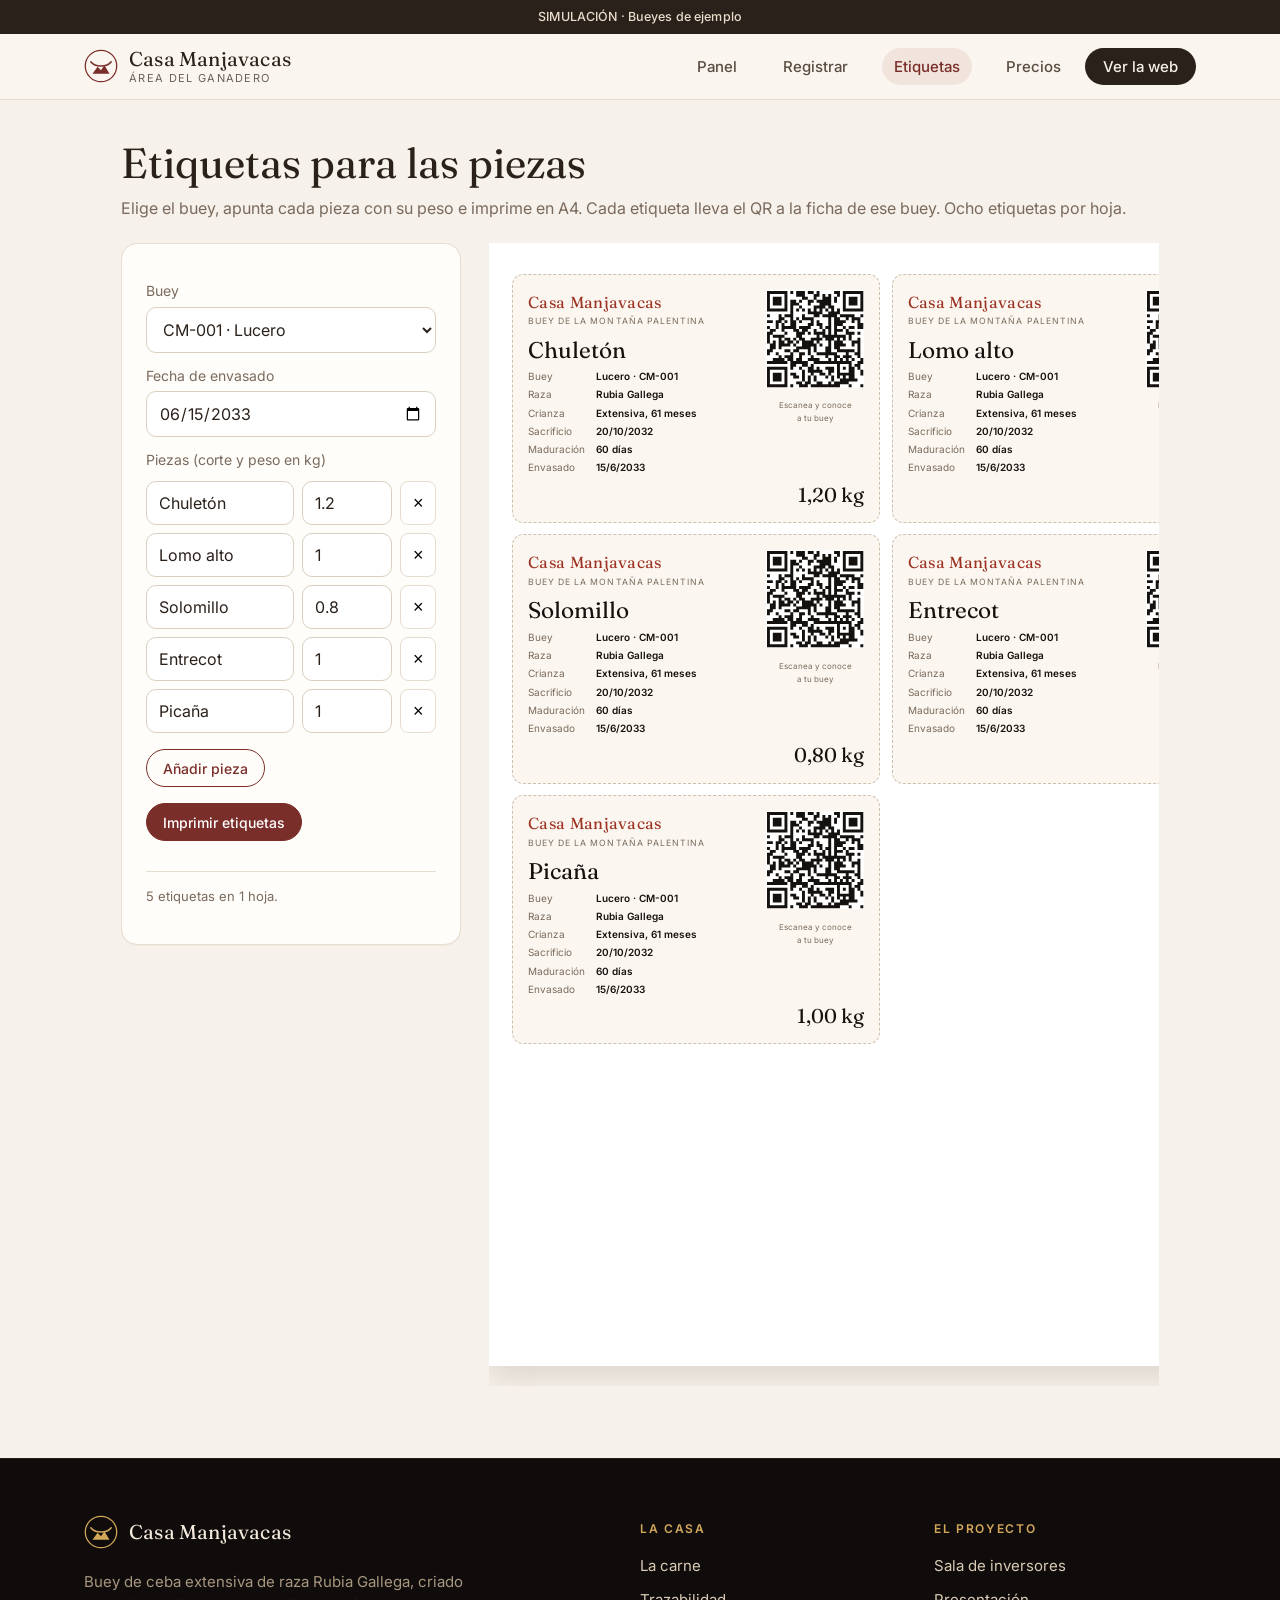
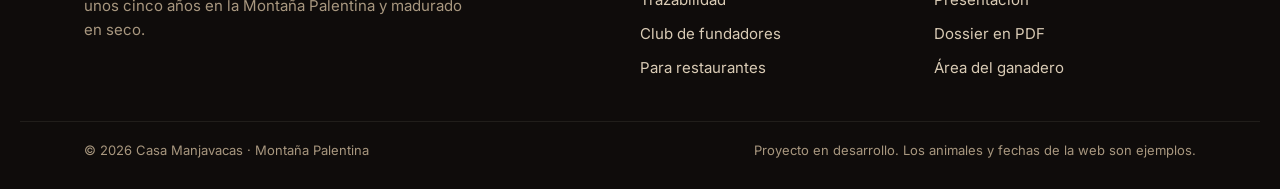
<file: etiquetas.html>
<!DOCTYPE html>
<html lang="es">
<head>
<meta charset="utf-8">
<meta name="viewport" content="width=device-width,initial-scale=1">
<meta name="robots" content="noindex">
<title>Etiquetas · Casa Manjavacas</title>
<link rel="icon" href="assets/favicon.svg" type="image/svg+xml">
<link rel="manifest" href="manifest.json">
<meta name="theme-color" content="#7a2e2a">
<link rel="apple-touch-icon" href="assets/icono-180.png">
<link rel="preconnect" href="https://fonts.googleapis.com">
<link rel="preconnect" href="https://fonts.gstatic.com" crossorigin>
<link rel="stylesheet" href="assets/estilo.css">
<link rel="stylesheet" href="assets/comun.css">
<style>
/*
VOICE: herramienta de trabajo, clara y rápida.
IDEA: la etiqueta de papel que va pegada al envase de cada pieza.
PICTURE: la propia hoja A4 de etiquetas, tal cual saldrá de la impresora.
COLOUR and TYPE: los de la marca sobre papel; serif para el nombre del buey.
LAYOUT: formulario a la izquierda, vista previa de la hoja a la derecha.
*/
@import url("https://fonts.googleapis.com/css2?family=Fraunces:opsz,wght@9..144,400&family=Inter:wght@400;600&display=swap");
.trabajo{display:grid;grid-template-columns:minmax(0,340px) minmax(0,1fr);gap:28px;align-items:start}
.filas{display:grid;gap:8px;margin:10px 0}
.fila{display:grid;grid-template-columns:minmax(0,1fr) 90px 36px;gap:8px}
.fila button{border:1px solid var(--line);background:#fff;border-radius:8px;cursor:pointer;font-size:18px}
.hoja{background:#fff;width:210mm;height:297mm;flex:none;box-shadow:0 10px 30px rgba(60,40,20,.15);padding:8mm 6mm;display:grid;grid-template-columns:1fr 1fr;grid-auto-rows:66mm;gap:3mm;overflow:hidden;margin-bottom:20px}
.et{border:1px dashed #cdbfae;border-radius:3mm;padding:4mm 4mm 3mm;display:grid;grid-template-columns:minmax(0,1fr) 26mm;gap:3mm;font-family:Inter,system-ui,sans-serif;color:#14110f;background:#fbf7f0;position:relative;overflow:hidden}
.et .marca2{font-family:Fraunces,Georgia,serif;color:#9e3222;font-size:12pt;letter-spacing:.02em}
.et .sub2{font-size:6.5pt;letter-spacing:.12em;color:#7a6a5d;text-transform:uppercase}
.et .corte{font-family:Fraunces,Georgia,serif;font-size:17pt;line-height:1.05;margin:2.5mm 0 1.5mm}
.et dl{display:grid;grid-template-columns:auto 1fr;gap:.6mm 3mm;margin:0;font-size:7.5pt}
.et dt{color:#7a6a5d}.et dd{margin:0;font-weight:600}
.et .qr{align-self:start}.et .qr svg{width:26mm;height:26mm}
.et .esc{font-size:6pt;color:#7a6a5d;text-align:center;margin-top:1mm}
.et .peso{position:absolute;right:4mm;bottom:3mm;font-family:Fraunces,Georgia,serif;font-size:15pt}
.vista{overflow:auto}
@media (max-width:900px){.trabajo{grid-template-columns:1fr}}
@media print{
  @page{size:A4;margin:0}
  body{background:#fff}
  .demo,.cabecera,.pie-web,.salto,.panelform,h1,.sub{display:none!important}
  main{padding:0;max-width:none}
  .trabajo{display:block}
  .hoja{box-shadow:none;margin:0;width:210mm;height:297mm;max-width:none;page-break-after:always}
  .et{border-color:#ddd}
}
</style>
</head>
<body>
<div class="demo">SIMULACIÓN · Bueyes de ejemplo</div>
<a class="salto" href="#contenido">Saltar al contenido</a>
<header data-cabecera="ganadero"></header>
<main id="contenido">
  <h1>Etiquetas para las piezas</h1>
  <p class="sub">Elige el buey, apunta cada pieza con su peso e imprime en A4. Cada etiqueta lleva el QR a la ficha de ese buey. Ocho etiquetas por hoja.</p>
  <div class="trabajo">
    <form class="card panelform" id="form">
      <label for="buey">Buey</label>
      <select id="buey"></select>
      <label for="envasado">Fecha de envasado</label>
      <input type="date" id="envasado">
      <label>Piezas (corte y peso en kg)</label>
      <div class="filas" id="filas"></div>
      <p><button type="button" class="btn sec" id="mas">Añadir pieza</button></p>
      <p><button type="button" class="btn" id="imprimir">Imprimir etiquetas</button></p>
      <p class="nota" id="aviso"></p>
    </form>
    <div class="vista" id="vista"></div>
  </div>
</main>
<footer data-pie></footer>
<script src="assets/layout.js"></script>
<script src="assets/qrcode.js"></script>
<script src="data/bueyes.js"></script>
<script src="data/config.js"></script>
<script src="assets/app.js"></script>
<script>
CM.listo(() => {
  const lista = CM.bueyes().filter(b => b.sacrificio);
  const sel = document.getElementById("buey"), filas = document.getElementById("filas");
  sel.innerHTML = lista.map(b => `<option value="${CM.esc(b.id)}">${CM.esc(b.id)} · ${CM.esc(b.nombre)}</option>`).join("");
  document.getElementById("envasado").value = window.FECHA_DEMO || new Date().toISOString().slice(0, 10);

  const fila = (corte, peso) => {
    const d = document.createElement("div"); d.className = "fila";
    d.innerHTML = `<input class="c" value="${CM.esc(corte)}" aria-label="Corte"><input class="p" type="number" step="0.01" min="0" value="${peso}" aria-label="Peso en kg"><button type="button" aria-label="Quitar pieza">×</button>`;
    d.querySelector("button").addEventListener("click", () => { d.remove(); pintar(); });
    d.addEventListener("input", pintar);
    filas.appendChild(d);
  };
  const cargar = () => {
    filas.innerHTML = "";
    const b = lista.find(x => x.id === sel.value);
    (b.cortes || ["Chuletón"]).forEach(c => fila(c, c === "Solomillo" ? 0.8 : c === "Chuletón" ? 1.2 : 1.0));
    pintar();
  };
  function pintar() {
    const b = lista.find(x => x.id === sel.value);
    const env = document.getElementById("envasado").value;
    const piezas = [...filas.querySelectorAll(".fila")].map(f => ({ c: f.querySelector(".c").value.trim(), p: parseFloat(f.querySelector(".p").value) || 0 })).filter(x => x.c);
    const fd = f => f ? new Date(f + "T12:00:00").toLocaleDateString("es-ES") : "—";
    const qr = CM.qrSVG(CM.urlFicha(b.id), "#14110f");
    const et = x => `<div class="et">
      <div>
        <div class="marca2">Casa Manjavacas</div>
        <div class="sub2">Buey de la Montaña Palentina</div>
        <div class="corte">${CM.esc(x.c)}</div>
        <dl>
          <dt>Buey</dt><dd>${CM.esc(b.nombre)} · ${CM.esc(b.id)}</dd>
          <dt>Raza</dt><dd>${CM.esc(b.raza)}</dd>
          <dt>Crianza</dt><dd>Extensiva, ${CM.meses(b.entrada, b.sacrificio)} meses</dd>
          <dt>Sacrificio</dt><dd>${fd(b.sacrificio)}</dd>
          <dt>Maduración</dt><dd>${b.diasMaduracion ? b.diasMaduracion + " días" : "—"}</dd>
          <dt>Envasado</dt><dd>${fd(env)}</dd>
        </dl>
      </div>
      <div class="qr">${qr}<div class="esc">Escanea y conoce<br>a tu buey</div></div>
      <div class="peso">${x.p.toLocaleString("es-ES", { minimumFractionDigits: 2, maximumFractionDigits: 2 })} kg</div>
    </div>`;
    const hojas = [];
    for (let i = 0; i < piezas.length; i += 8) hojas.push(`<div class="hoja">${piezas.slice(i, i + 8).map(et).join("")}</div>`);
    document.getElementById("vista").innerHTML = hojas.join("") || `<p class="sub">Añade al menos una pieza.</p>`;
    document.getElementById("aviso").textContent = piezas.length ? `${piezas.length} etiquetas en ${hojas.length} ${hojas.length === 1 ? "hoja" : "hojas"}.` : "";
  }
  sel.addEventListener("change", cargar);
  document.getElementById("envasado").addEventListener("input", pintar);
  document.getElementById("mas").addEventListener("click", () => { fila("", 1.0); pintar(); });
  document.getElementById("imprimir").addEventListener("click", () => { try { window.print(); } catch (e) {} });
  cargar();
});
</script>
</body>
</html>
</file>
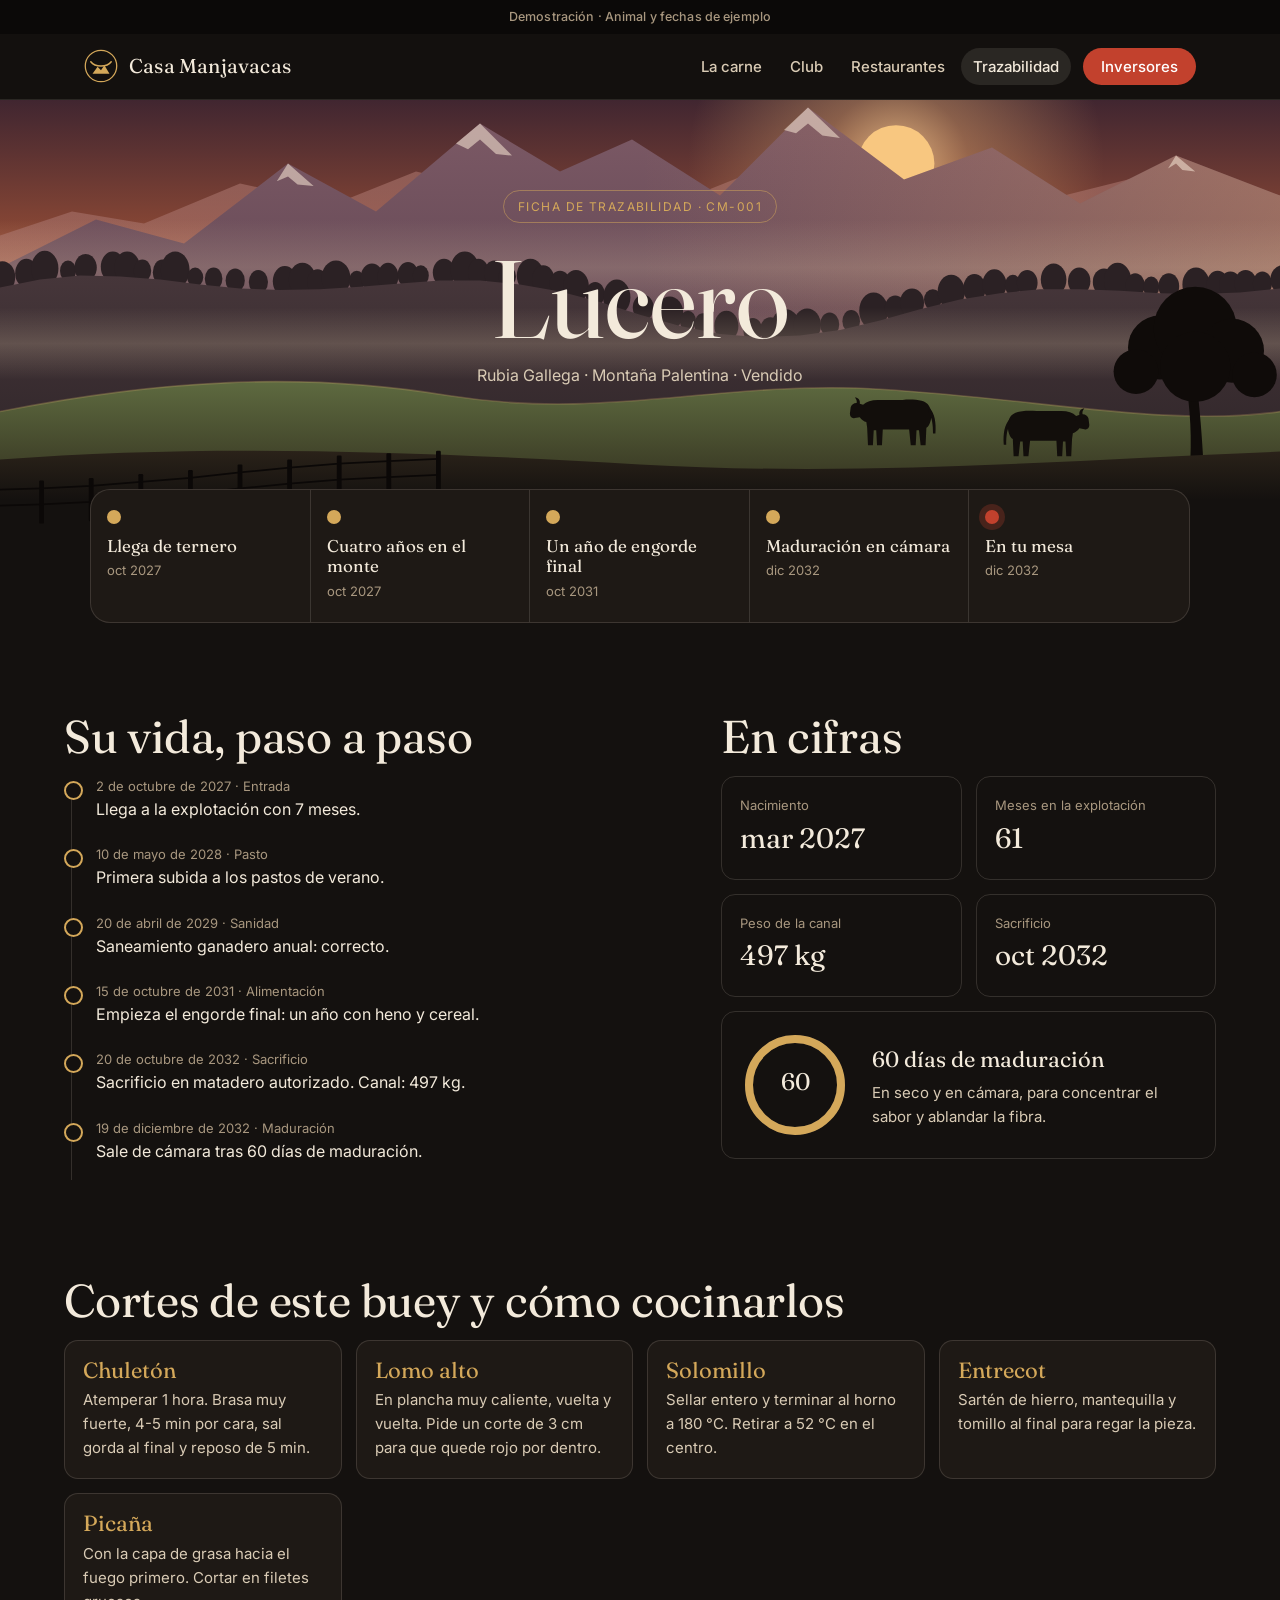
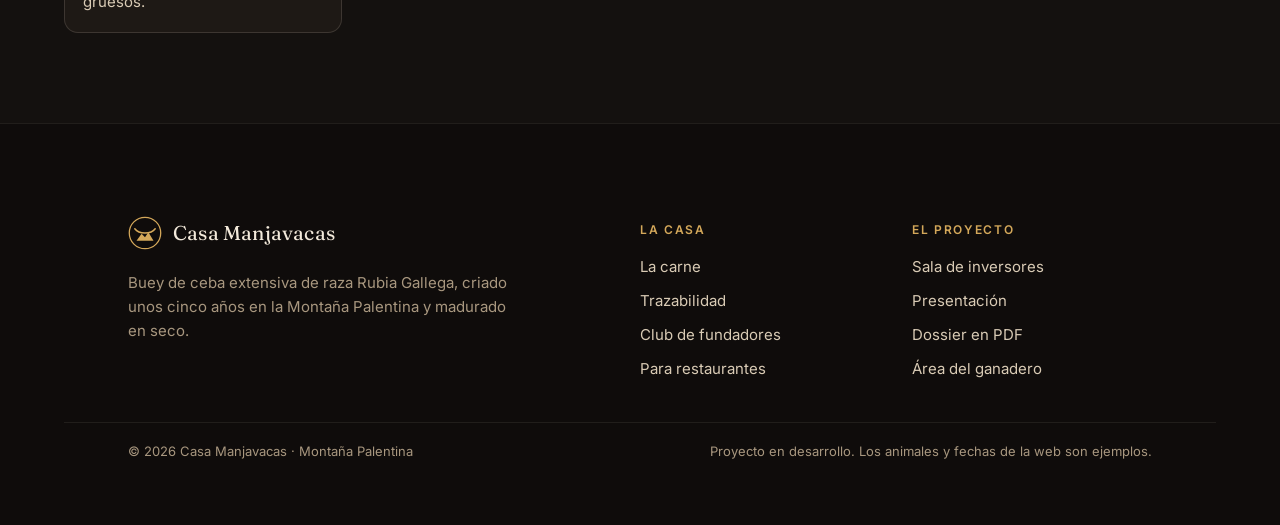
<file: ficha.html>
<!DOCTYPE html>
<html lang="es">
<head>
<meta charset="utf-8">
<meta name="viewport" content="width=device-width,initial-scale=1">
<title>Ficha del buey · Casa Manjavacas</title>
<link rel="icon" href="assets/favicon.svg" type="image/svg+xml">
<meta property="og:title" content="Ficha del buey · Casa Manjavacas">
<meta property="og:description" content="La historia de un buey de Casa Manjavacas, de la montaña a la mesa.">
<meta property="og:image" content="https://karliox.github.io/casa-manjavacas-trazabilidad/assets/og.png">
<meta property="og:type" content="website">
<meta name="twitter:card" content="summary_large_image">
<link rel="preconnect" href="https://fonts.googleapis.com">
<link rel="preconnect" href="https://fonts.gstatic.com" crossorigin>
<link rel="stylesheet" href="assets/marca.css">
<link rel="stylesheet" href="assets/comun.css">
</head>
<body>
<div class="aviso">Demostración · Animal y fechas de ejemplo</div>
<a class="salto" href="#contenido">Saltar al contenido</a>
<header data-cabecera="publica"></header>

<section class="ficha-hero" id="contenido">
  <div id="paisaje"></div>
  <span class="sello" id="sello">FICHA DE TRAZABILIDAD</span>
  <h1 id="nombre">—</h1>
  <p id="sub"></p>
</section>

<div class="viaje" id="viaje"></div>

<section class="band">
  <div class="in revela dos">
    <div>
      <h2>Su vida, paso a paso</h2>
      <ul class="linea" id="historia"></ul>
    </div>
    <div>
      <h2>En cifras</h2>
      <div class="datos" id="datos"></div>
      <div id="madura" style="margin-top:14px"></div>
    </div>
  </div>
</section>

<section class="band" id="bloque-cortes" style="padding-top:0;display:none">
  <div class="in revela">
    <h2>Cortes de este buey y cómo cocinarlos</h2>
    <div class="cortes" id="cortes"></div>
  </div>
</section>

<footer data-pie></footer>
<script src="assets/layout.js"></script>

<script src="assets/paisaje.js"></script>
<script src="data/bueyes.js"></script>
<script src="data/config.js"></script>
<script src="assets/app.js"></script>
<script>
CM.listo(() => {
  document.getElementById("paisaje").outerHTML = paisajeSVG({ bueyes: [[1060, 712, -1], [1240, 726, 1]] });
  const id = new URLSearchParams(location.search).get("id") || "CM-001";
  const b = CM.bueyes().find(x => x.id === id);
  if (!b) {
    document.getElementById("nombre").textContent = "Ficha no encontrada";
    document.getElementById("sub").textContent = "Revisa el código QR o el enlace.";
  } else {
    document.title = b.nombre + " · Casa Manjavacas";
    document.getElementById("sello").textContent = "FICHA DE TRAZABILIDAD · " + b.id;
    document.getElementById("nombre").textContent = b.nombre;
    document.getElementById("sub").textContent = `${b.raza} · Montaña Palentina · ${CM.ESTADOS[b.estado]}`;

    const ev = t => (b.eventos.find(e => e.tipo === t) || {}).fecha;
    const nivel = CM.ORDEN[b.estado];
    const fechas = [b.entrada, b.entrada, ev("alimentacion"), ev("maduracion") || b.sacrificio, b.estado === "vendido" ? ev("maduracion") : null];
    document.getElementById("viaje").innerHTML = CM.ETAPAS.map((e, i) => {
      const clase = i < nivel ? "hecha" : i === nivel ? "ahora" : "pendiente";
      const cuando = clase === "pendiente" ? "Pendiente" : (fechas[i] ? CM.fmtCorto(fechas[i]) : "");
      return `<div class="etapa ${clase}"><div class="punto"></div><div><b>${e.nombre}</b><span>${cuando}</span></div></div>`;
    }).join("");

    const datos = [
      ["Nacimiento", CM.fmtCorto(b.nacimiento)],
      ["Meses en la explotación", CM.meses(b.entrada, b.sacrificio)],
      b.pesoCanal ? ["Peso de la canal", b.pesoCanal + " kg"] : ["Último pesaje", CM.num(b.pesoVivo) + " kg"],
      ["Sacrificio", b.sacrificio ? CM.fmtCorto(b.sacrificio) : "Aún en la explotación"]
    ];
    document.getElementById("datos").innerHTML = datos.map(([k, v]) => `<div class="dato"><span>${k}</span><b>${CM.esc(v)}</b></div>`).join("");

    if (b.diasMaduracion) {
      const hechos = b.estado === "maduracion" ? Math.min(CM.dias(ev("maduracion")), b.diasMaduracion) : b.diasMaduracion;
      const p = hechos / b.diasMaduracion, R = 46, L = 2 * Math.PI * R;
      document.getElementById("madura").innerHTML = `<div class="madura">
        <svg viewBox="0 0 110 110" aria-hidden="true"><circle cx="55" cy="55" r="${R}" fill="none" stroke="rgba(243,234,219,.14)" stroke-width="8"/>
        <circle cx="55" cy="55" r="${R}" fill="none" stroke="#d4a85a" stroke-width="8" stroke-linecap="round" stroke-dasharray="${L * p} ${L}" transform="rotate(-90 55 55)"/>
        <text x="55" y="60" text-anchor="middle" fill="#f3eadb" font-family="Fraunces,Georgia,serif" font-size="24">${hechos}</text></svg>
        <div><b style="font-family:var(--serif);font-weight:400;font-size:22px">${b.estado === "maduracion" ? `Día ${hechos} de ${b.diasMaduracion}` : b.diasMaduracion + " días de maduración"}</b>
        <p style="margin:4px 0 0;color:var(--crema2);font-size:15px">${b.estado === "maduracion" ? "Ahora mismo en cámara, perdiendo agua y ganando sabor." : "En seco y en cámara, para concentrar el sabor y ablandar la fibra."}</p></div></div>`;
    }

    document.getElementById("historia").innerHTML = b.eventos.map(e =>
      `<li><time>${CM.fmt(e.fecha)} · ${CM.TIPOS[e.tipo] || "Evento"}</time>${CM.esc(e.texto)}</li>`).join("");

    if (b.cortes && b.cortes.length) {
      document.getElementById("bloque-cortes").style.display = "";
      document.getElementById("cortes").innerHTML = b.cortes.map(c =>
        `<div class="corte"><h3>${CM.esc(c)}</h3><p>${CM.esc(CM.COCINA[c] || "Consulta a tu carnicero.")}</p></div>`).join("");
    }
  }
});
</script>
</body>
</html>
</file>
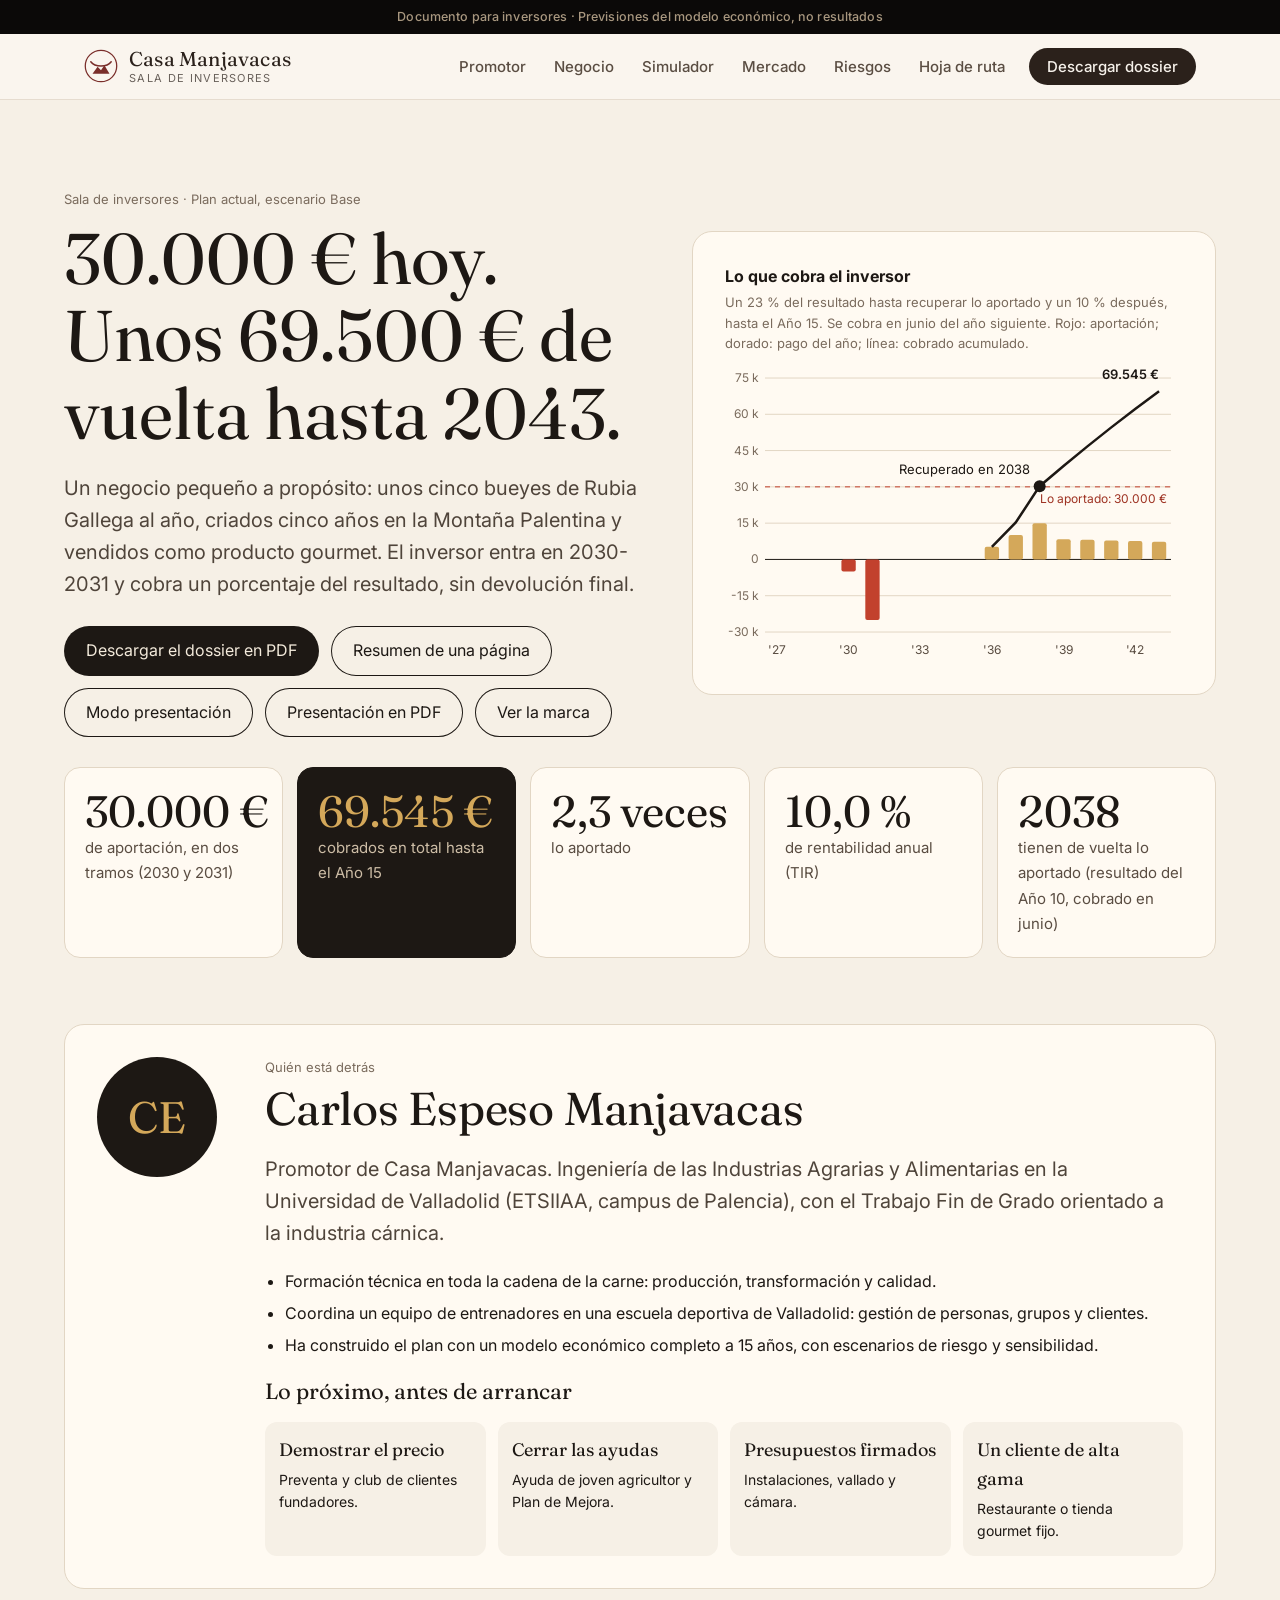
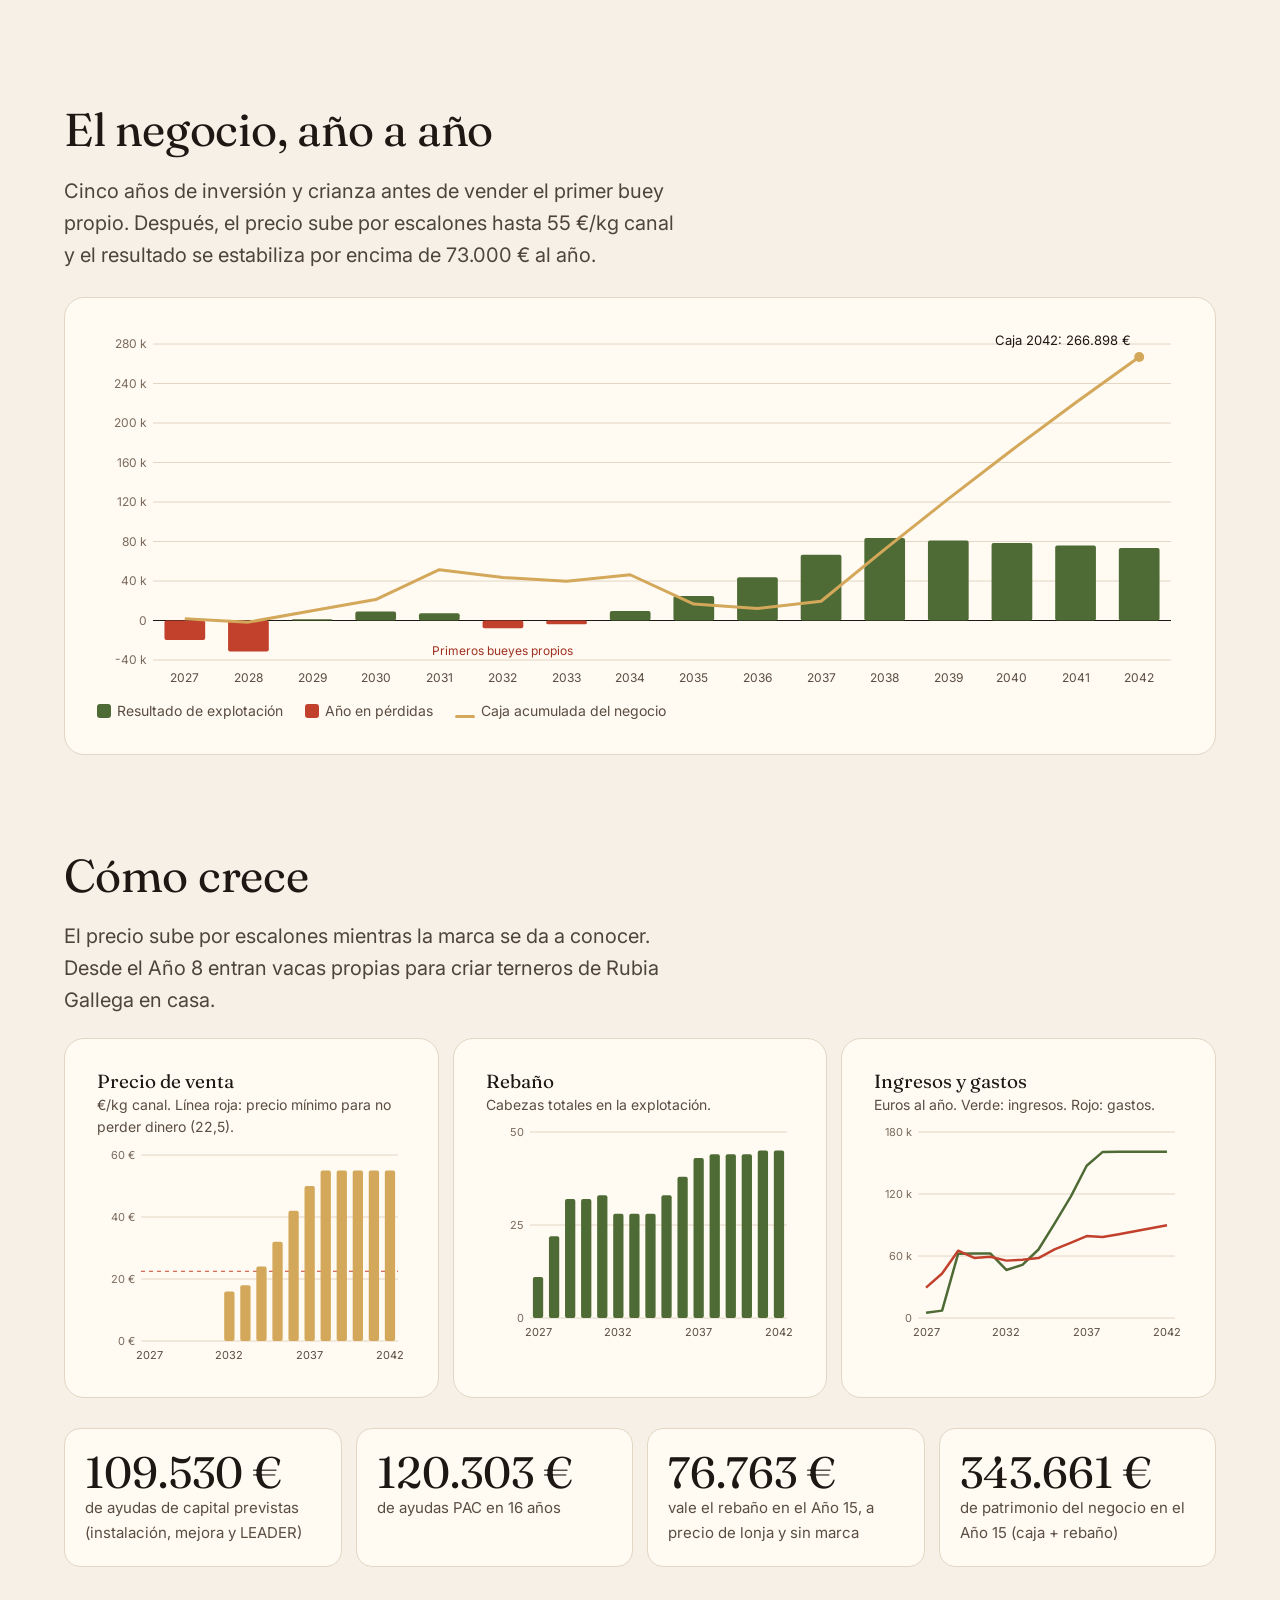
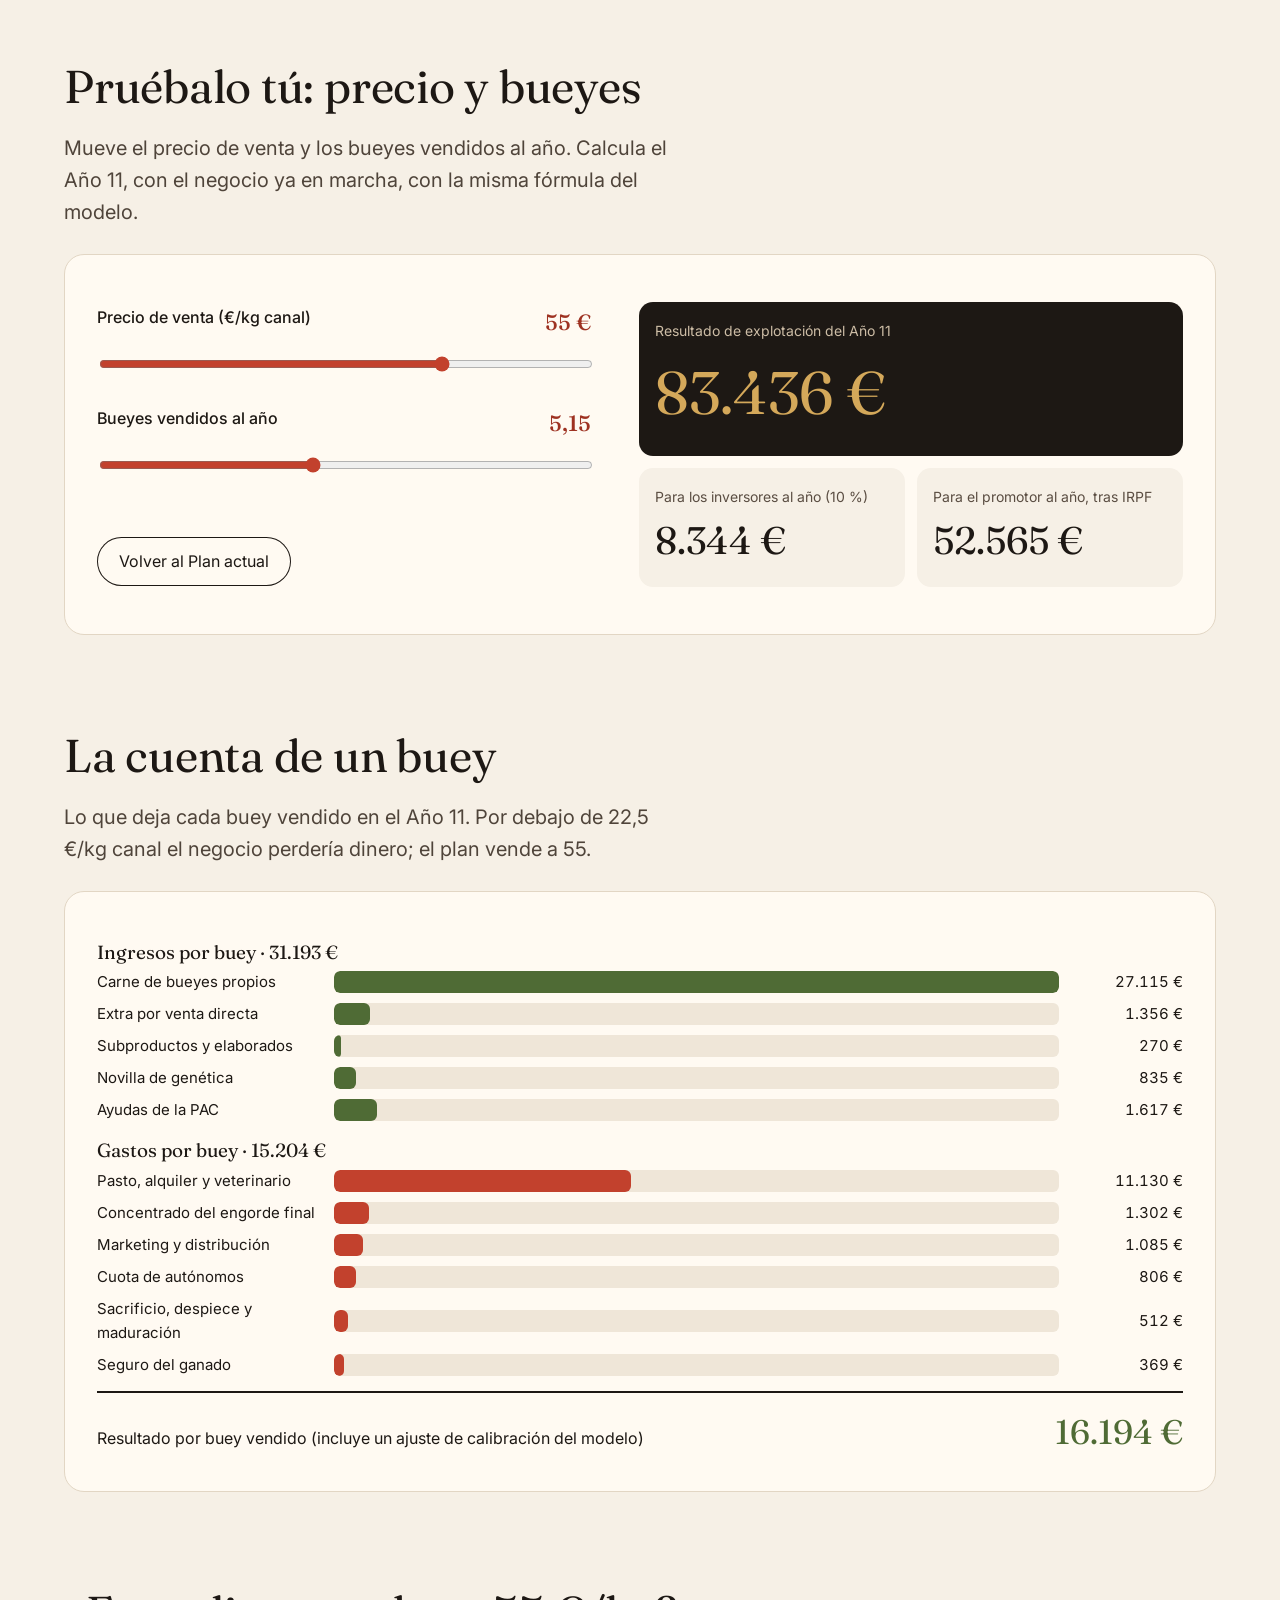
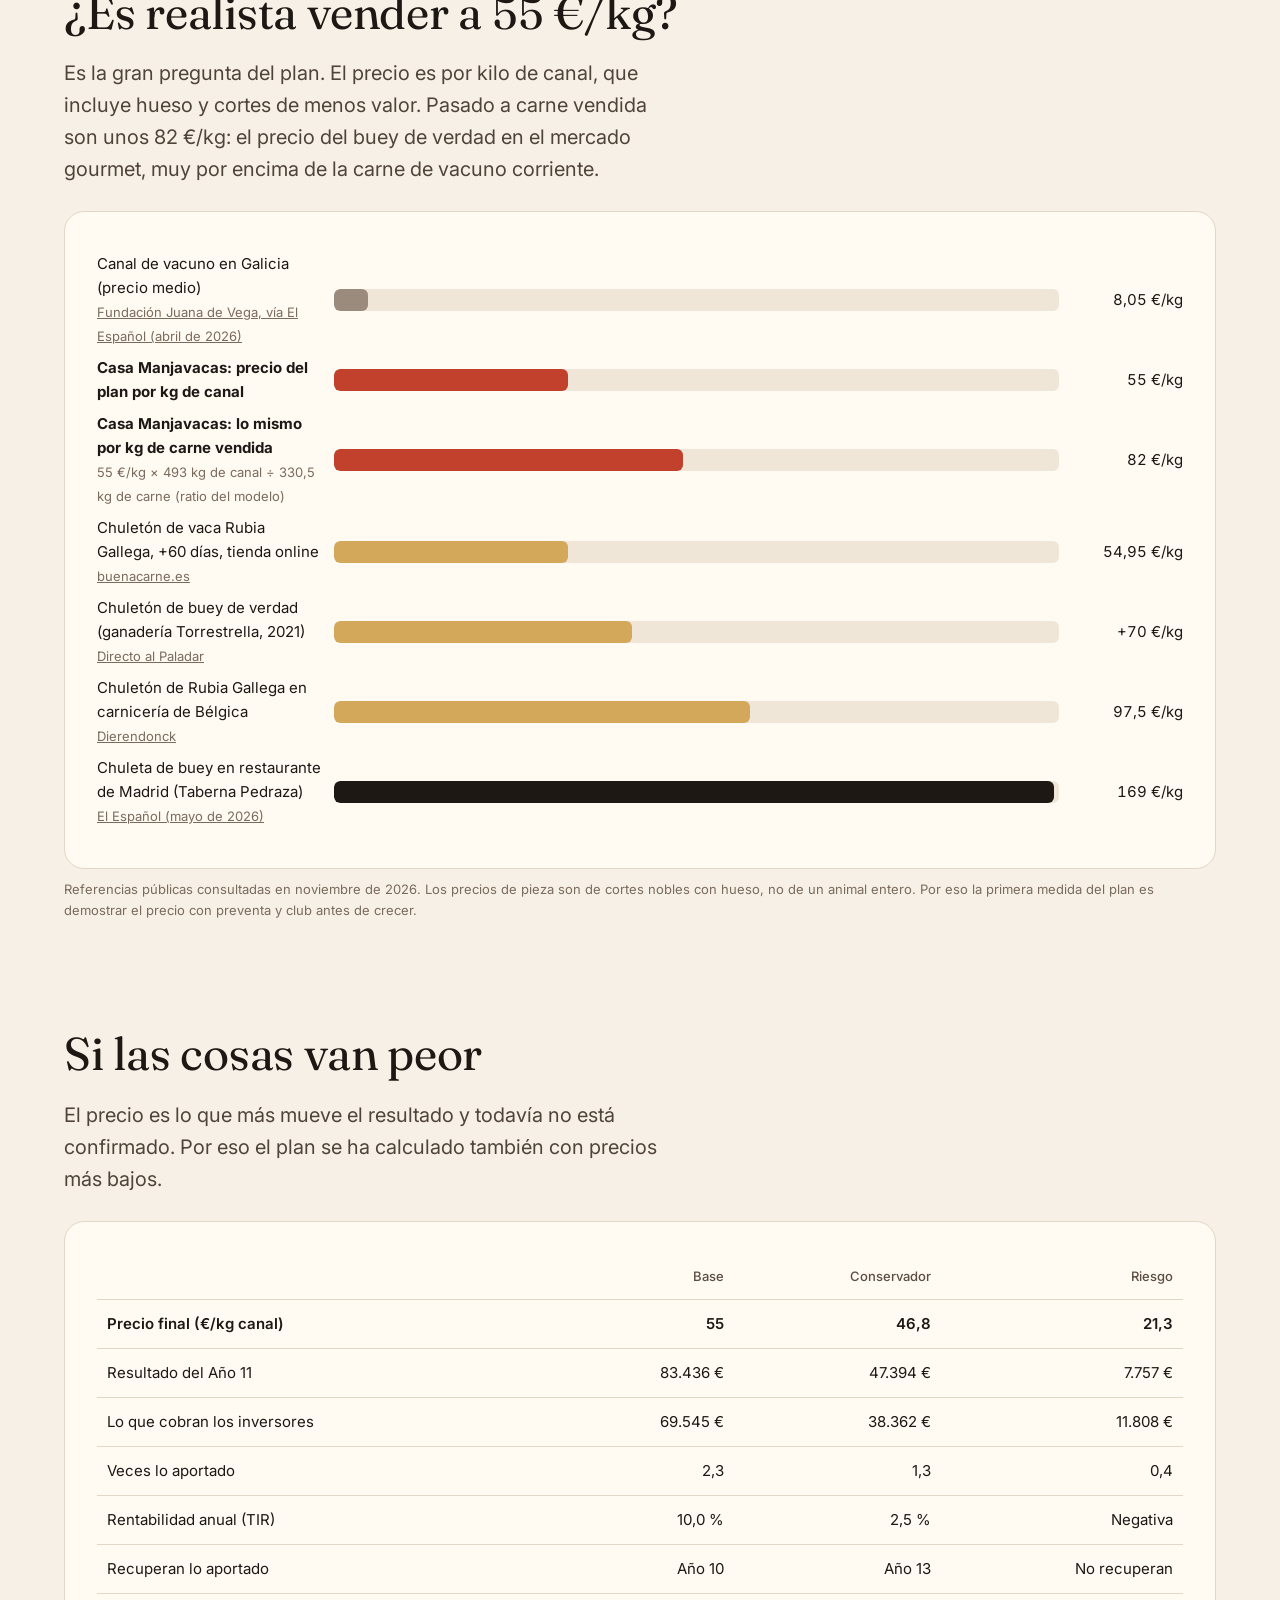
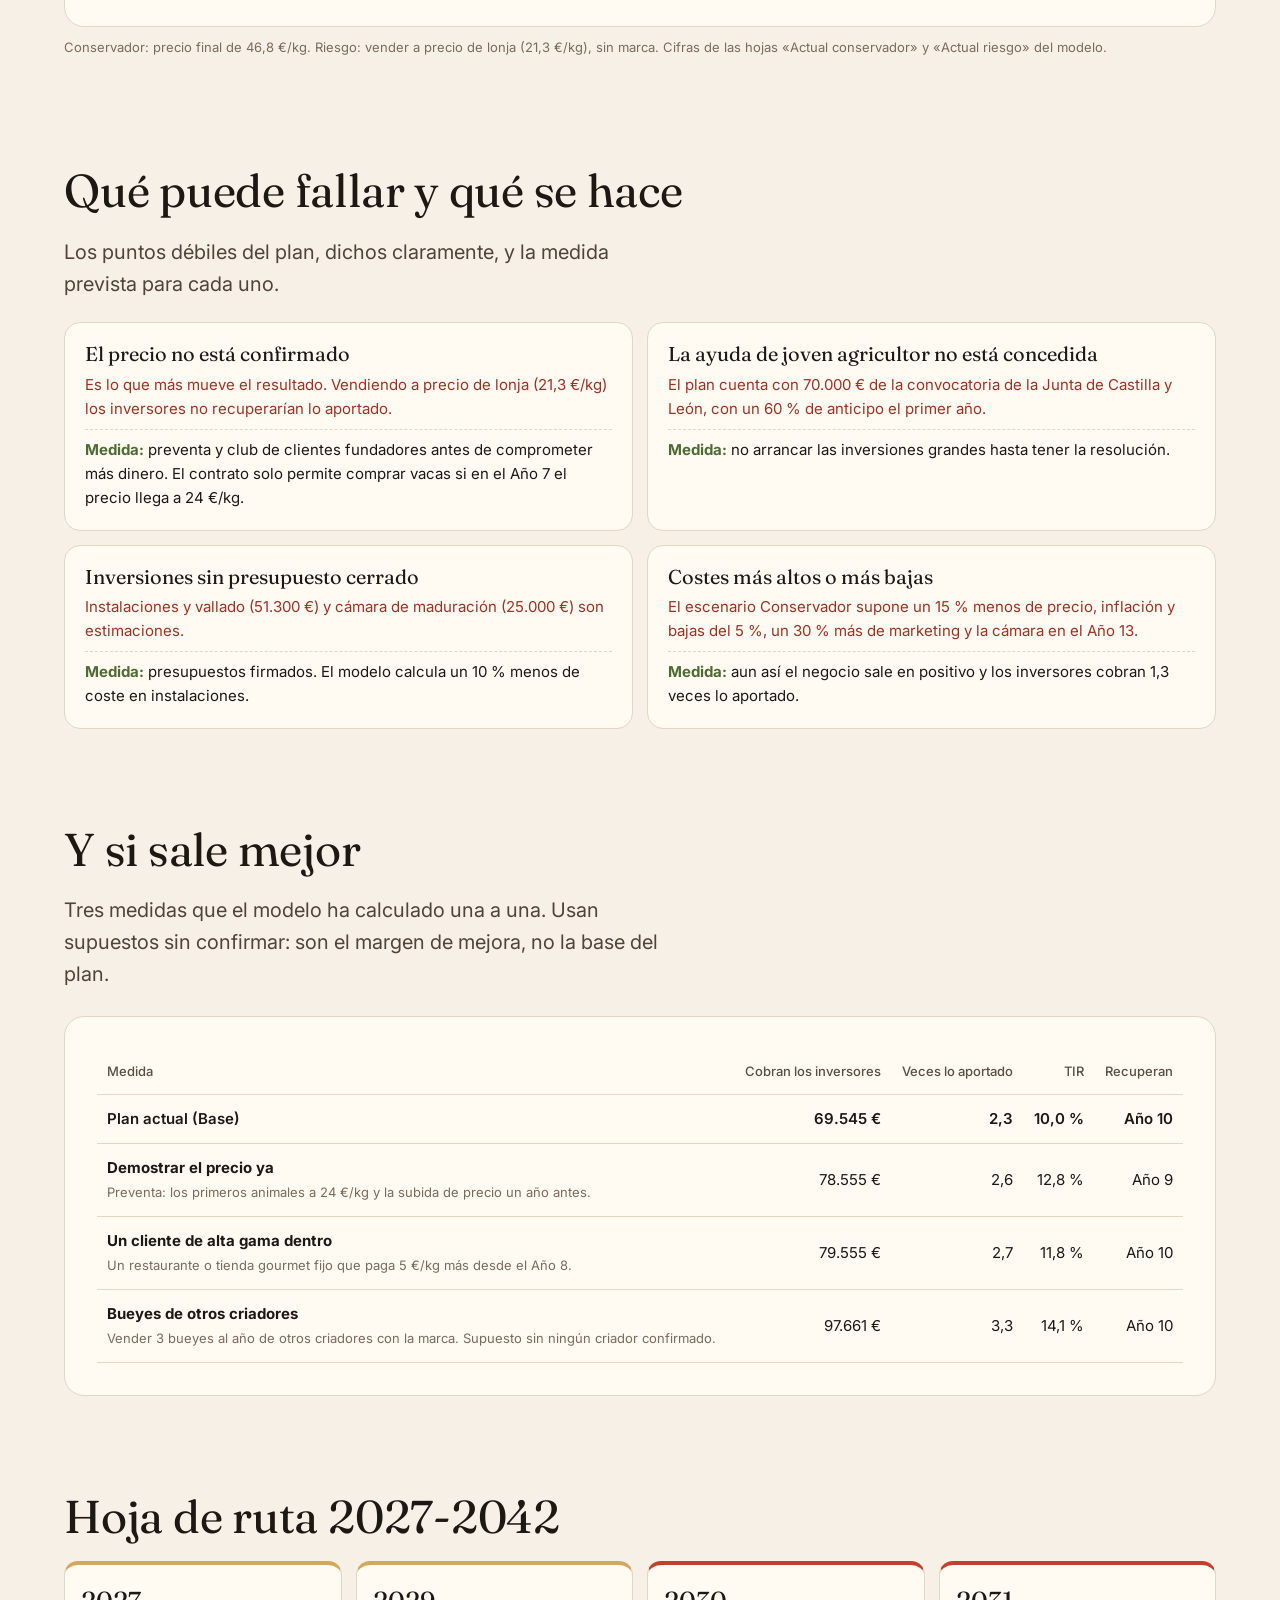
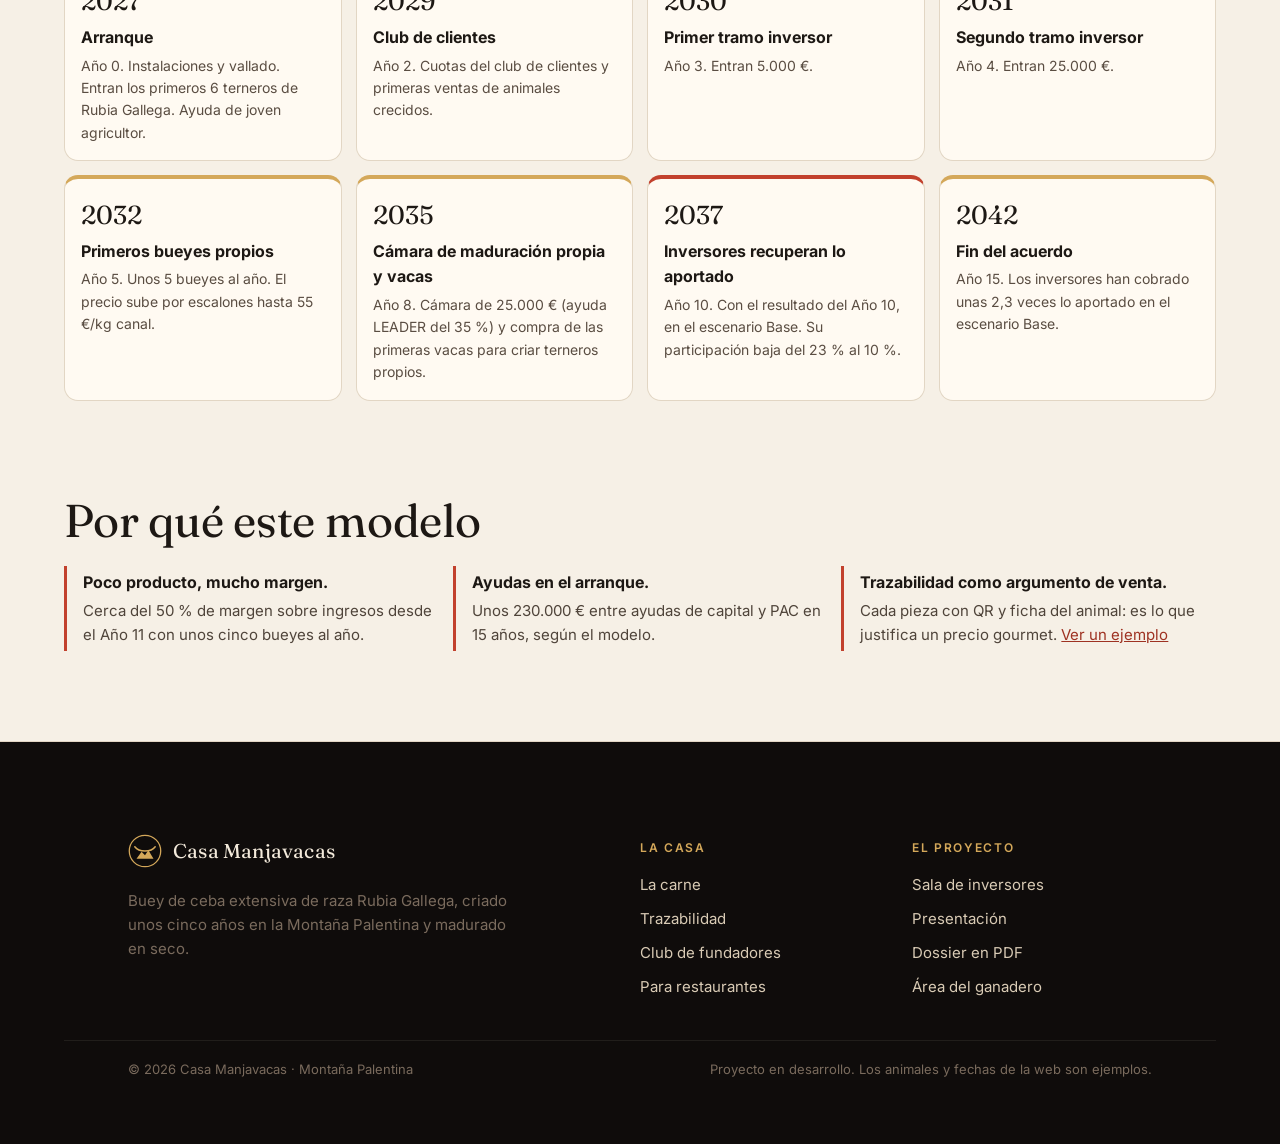
<file: inversores.html>
<!DOCTYPE html>
<html lang="es">
<head>
<meta charset="utf-8">
<meta name="viewport" content="width=device-width,initial-scale=1">
<meta name="robots" content="noindex">
<title>Sala de inversores · Casa Manjavacas</title>
<link rel="icon" href="assets/favicon.svg" type="image/svg+xml">
<meta property="og:title" content="Sala de inversores · Casa Manjavacas">
<meta property="og:description" content="Sala de inversores de Casa Manjavacas: el plan, las cifras, los riesgos y la hoja de ruta.">
<meta property="og:image" content="https://karliox.github.io/casa-manjavacas-trazabilidad/assets/og.png">
<meta property="og:type" content="website">
<meta name="twitter:card" content="summary_large_image">
<link rel="preconnect" href="https://fonts.googleapis.com">
<link rel="preconnect" href="https://fonts.gstatic.com" crossorigin>
<link rel="stylesheet" href="assets/marca.css">
<link rel="stylesheet" href="assets/comun.css">
<style>
/*
VOICE: informe financiero serio, como la sección de gráficos de un buen periódico.
IDEA: el dossier en papel que se deja sobre la mesa en la reunión.
PICTURE: la curva del negocio año a año, con el punto en que el inversor recupera su dinero.
COLOUR and TYPE: papel crema, tinta noche, rojo brasa para lo negativo y oro para el inversor; Fraunces + Inter.
LAYOUT: una columna ancha con cifras clave arriba, gráficos grandes y simulador en vivo.
*/
body.papel{background:#f6f0e6;color:#1d1814}
.papel .nav{background:rgba(246,240,230,.92);border-bottom:1px solid #e2d6c4}
.papel .logo{color:#1d1814}.papel .nav nav a{color:#5a4d42}.papel .nav nav a:hover{color:#1d1814}.papel .nav nav a.cta{color:#fff}
.papel .lead{color:#4f443a}.papel .nota{color:#7a6b5d}
.papel h2{margin-top:6px}
.kpis{display:grid;grid-template-columns:repeat(auto-fit,minmax(min(210px,100%),1fr));gap:14px;margin-top:30px}
.kpi{background:#fffaf2;border:1px solid #e2d6c4;border-radius:16px;padding:20px}
.kpi b{display:block;font-family:var(--serif);font-weight:400;font-size:clamp(32px,3.6vw,44px);line-height:1.05;white-space:nowrap}
.kpi span{color:#5a4d42;font-size:15px}
.kpi.destaca{background:#1d1814;color:#f3eadb;border-color:#1d1814}.kpi.destaca span{color:#cdbda6}.kpi.destaca b{color:#d4a85a}
.panel{background:#fffaf2;border:1px solid #e2d6c4;border-radius:20px;padding:clamp(18px,3vw,32px);margin-top:26px}
.fig{position:relative;min-height:360px}.fig>svg{position:absolute;inset:0;width:100%;height:100%}
.leyenda{display:flex;flex-wrap:wrap;gap:8px 22px;font-size:14px;color:#5a4d42;margin-top:10px}
.leyenda i{display:inline-block;width:14px;height:14px;border-radius:3px;vertical-align:-2px;margin-right:6px}
.sim{display:grid;grid-template-columns:minmax(0,1fr) minmax(0,1.1fr);gap:clamp(20px,4vw,48px);align-items:center}
.ctrl label{display:flex;justify-content:space-between;font-weight:500;margin:18px 0 6px}
.ctrl label output{font-family:var(--serif);font-size:22px;color:#9e3222}
input[type=range]{width:100%;accent-color:#c2412d;height:32px}
.res{display:grid;grid-template-columns:1fr 1fr;gap:12px}
.res div{background:#f6f0e6;border-radius:14px;padding:16px}
.res div.grande{grid-column:1/-1;background:#1d1814;color:#f3eadb}
.res b{display:block;font-family:var(--serif);font-weight:400;font-size:clamp(28px,3vw,40px);white-space:nowrap}
.res .grande b{font-size:clamp(40px,5vw,60px);color:#d4a85a}
.res span{font-size:14px;color:#5a4d42}.res .grande span{color:#cdbda6}
.aviso-sim{font-size:14px;color:#9e3222;min-height:22px;margin-top:10px}
.barras .fila{display:grid;grid-template-columns:minmax(0,15em) minmax(0,1fr) 7.5em;gap:12px;align-items:center;margin:8px 0;font-size:15px}
.barras .pista{height:22px;background:#efe6d8;border-radius:6px;overflow:hidden}
.barras .pista i{display:block;height:100%;border-radius:6px}
.barras .v{text-align:right;font-variant-numeric:tabular-nums;white-space:nowrap}
.barras h3{margin:18px 0 4px;font-size:19px}
.total{display:flex;justify-content:space-between;align-items:baseline;border-top:2px solid #1d1814;margin-top:14px;padding-top:12px}
.total b{font-family:var(--serif);font-weight:400;font-size:34px;color:#4f6b35;white-space:nowrap}
table.esc{width:100%;border-collapse:collapse;font-size:15px}
.esc th,.esc td{padding:12px 10px;border-bottom:1px solid #e2d6c4;text-align:right;white-space:nowrap}
.esc th:first-child,.esc td:first-child{text-align:left;white-space:normal}
.esc thead th{white-space:normal;font-size:13px;color:#5a4d42;font-weight:500;vertical-align:bottom}
.esc tbody tr:first-child td{font-weight:600}
.ruta{list-style:none;margin:20px 0 0;padding:0;display:grid;grid-template-columns:repeat(4,minmax(0,1fr));gap:14px}
.ruta li{background:#fffaf2;border:1px solid #e2d6c4;border-radius:14px;padding:16px;border-top:4px solid #d4a85a}
.ruta li.inv{border-top-color:#c2412d}
.ruta b{font-family:var(--serif);font-weight:400;font-size:26px;display:block}
.ruta strong{display:block;margin:2px 0 4px}
.ruta p{margin:0;font-size:14px;color:#5a4d42}
.claves{display:grid;grid-template-columns:repeat(3,minmax(0,1fr));gap:14px;margin-top:20px}
.claves div{border-left:3px solid #c2412d;padding:4px 0 4px 16px}
.claves p{margin:4px 0 0;color:#4f443a;font-size:15px}
.papel footer{border-top-color:#e2d6c4;color:#7a6b5d}
.scroll{overflow-x:auto}
.portada-inv{display:grid;grid-template-columns:minmax(0,1.1fr) minmax(0,1fr);gap:clamp(24px,4vw,56px);align-items:center}
.graf-portada{margin:0}.graf-portada figcaption{display:flex;flex-direction:column;gap:2px;margin-bottom:8px}.graf-portada figcaption span{font-size:13px;color:#7a6b5d}
.graf-portada .fig{min-height:300px}
@media (max-width:900px){.portada-inv{grid-template-columns:1fr}}
.tri{display:grid;grid-template-columns:repeat(3,minmax(0,1fr));gap:14px;margin-top:22px}
.tri .panel{margin-top:0}.tri h3{font-size:19px;margin:0 0 2px}.tri p{margin:0 0 6px;font-size:14px;color:#5a4d42}
.tri .fig{min-height:220px}
.riesgos{display:grid;grid-template-columns:repeat(2,minmax(0,1fr));gap:14px;margin-top:22px}
.riesgo{background:#fffaf2;border:1px solid #e2d6c4;border-radius:16px;padding:20px}
.riesgo h3{font-size:20px;margin:0 0 8px}
.riesgo .r{color:#9e3222;font-size:15px;margin:0 0 8px}
.riesgo .m{font-size:15px;margin:0;padding-top:8px;border-top:1px dashed #e2d6c4}
.riesgo .m b{color:#4f6b35}
.promotor{display:grid;grid-template-columns:auto minmax(0,1fr);gap:clamp(20px,4vw,48px);align-items:start}
.avatar{width:120px;height:120px;border-radius:50%;background:#1d1814;color:#d4a85a;display:grid;place-items:center;font-family:var(--serif);font-size:44px}
.promotor ul{margin:12px 0 0;padding-left:20px}.promotor li{margin:6px 0}
.pasos90{display:grid;grid-template-columns:repeat(4,minmax(0,1fr));gap:12px;margin-top:18px}
.pasos90 div{background:#f6f0e6;border-radius:12px;padding:14px;font-size:14px}
.pasos90 b{display:block;font-family:var(--serif);font-weight:400;font-size:18px;margin-bottom:4px}
.btn.descarga{background:#1d1814;color:#f3eadb}.btn.descarga:hover{background:#000}
@media (max-width:900px){.tri,.riesgos{grid-template-columns:1fr}.pasos90{grid-template-columns:1fr 1fr}}
@media (max-width:600px){.promotor{grid-template-columns:1fr}.pasos90{grid-template-columns:1fr}}
@media (max-width:900px){.sim{grid-template-columns:1fr}.ruta{grid-template-columns:1fr 1fr}.claves{grid-template-columns:1fr}}
@media (max-width:600px){.esc th,.esc td{padding:10px 6px;font-size:13px}.ruta{grid-template-columns:1fr}.barras .fila{grid-template-columns:minmax(0,1fr) 6em;}.barras .pista{grid-column:1/-1;order:3}.fig{min-height:300px}}
@media print{.cabecera,.pie-web,.aviso,.ctrl{display:none}body.papel{background:#fff}}
</style>
</head>
<body class="papel">
<div class="aviso">Documento para inversores · Previsiones del modelo económico, no resultados</div>
<a class="salto" href="#contenido">Saltar al contenido</a>
<header data-cabecera="inversores"></header>

<section class="band" style="padding-bottom:20px" id="contenido">
  <div class="in revela">
    <div class="portada-inv">
      <div>
        <p class="nota" style="margin:0 0 10px">Sala de inversores · Plan actual, escenario Base</p>
        <h1><span style="white-space:nowrap">30.000 €</span> hoy. Unos <span style="white-space:nowrap">69.500 €</span> de vuelta hasta 2043.</h1>
        <p class="lead">Un negocio pequeño a propósito: unos cinco bueyes de Rubia Gallega al año, criados cinco años en la Montaña Palentina y vendidos como producto gourmet. El inversor entra en 2030-2031 y cobra un porcentaje del resultado, sin devolución final.</p>
        <div class="botones"><a class="btn descarga" href="Casa_Manjavacas_Dossier_Inversores.pdf" download>Descargar el dossier en PDF</a><a class="btn sec" style="color:#1d1814;box-shadow:inset 0 0 0 1px #1d1814" href="Casa_Manjavacas_Resumen.pdf" download>Resumen de una página</a><a class="btn sec" style="color:#1d1814;box-shadow:inset 0 0 0 1px #1d1814" href="presentacion.html">Modo presentación</a><a class="btn sec" style="color:#1d1814;box-shadow:inset 0 0 0 1px #1d1814" href="Casa_Manjavacas_Presentacion.pdf" download>Presentación en PDF</a><a class="btn sec" style="color:#1d1814;box-shadow:inset 0 0 0 1px #1d1814" href="index.html">Ver la marca</a></div>
      </div>
      <figure class="panel graf-portada">
        <figcaption><strong>Lo que cobra el inversor</strong><span>Un 23 % del resultado hasta recuperar lo aportado y un 10 % después, hasta el Año 15. Se cobra en junio del año siguiente. Rojo: aportación; dorado: pago del año; línea: cobrado acumulado.</span></figcaption>
        <div class="fig" id="g-portada"></div>
      </figure>
    </div>
    <div class="kpis" id="kpis"></div>
  </div>
</section>

<section class="band" id="promotor" style="padding-top:20px">
  <div class="in revela panel promotor">
    <div class="avatar" aria-hidden="true">CE</div>
    <div>
      <p class="nota" style="margin:0">Quién está detrás</p>
      <h2>Carlos Espeso Manjavacas</h2>
      <p class="lead" style="max-width:none">Promotor de Casa Manjavacas. Ingeniería de las Industrias Agrarias y Alimentarias en la Universidad de Valladolid (ETSIIAA, campus de Palencia), con el Trabajo Fin de Grado orientado a la industria cárnica.</p>
      <ul>
        <li>Formación técnica en toda la cadena de la carne: producción, transformación y calidad.</li>
        <li>Coordina un equipo de entrenadores en una escuela deportiva de Valladolid: gestión de personas, grupos y clientes.</li>
        <li>Ha construido el plan con un modelo económico completo a 15 años, con escenarios de riesgo y sensibilidad.</li>
      </ul>
      <h3 style="margin-top:22px">Lo próximo, antes de arrancar</h3>
      <div class="pasos90">
        <div><b>Demostrar el precio</b>Preventa y club de clientes fundadores.</div>
        <div><b>Cerrar las ayudas</b>Ayuda de joven agricultor y Plan de Mejora.</div>
        <div><b>Presupuestos firmados</b>Instalaciones, vallado y cámara.</div>
        <div><b>Un cliente de alta gama</b>Restaurante o tienda gourmet fijo.</div>
      </div>
    </div>
  </div>
</section>

<section class="band" id="negocio" style="padding-top:20px">
  <div class="in revela">
    <h2>El negocio, año a año</h2>
    <p class="lead">Cinco años de inversión y crianza antes de vender el primer buey propio. Después, el precio sube por escalones hasta 55 €/kg canal y el resultado se estabiliza por encima de 73.000 € al año.</p>
    <div class="panel">
      <div class="fig" id="g-negocio"></div>
      <div class="leyenda"><span><i style="background:#4f6b35"></i>Resultado de explotación</span><span><i style="background:#c2412d"></i>Año en pérdidas</span><span><i style="background:#d4a85a;height:3px;width:20px"></i>Caja acumulada del negocio</span></div>
    </div>
  </div>
</section>




<section class="band" style="padding-top:0">
  <div class="in revela">
    <h2>Cómo crece</h2>
    <p class="lead">El precio sube por escalones mientras la marca se da a conocer. Desde el Año 8 entran vacas propias para criar terneros de Rubia Gallega en casa.</p>
    <div class="tri">
      <div class="panel"><h3>Precio de venta</h3><p>€/kg canal. Línea roja: precio mínimo para no perder dinero (22,5).</p><div class="fig" id="g-precio"></div></div>
      <div class="panel"><h3>Rebaño</h3><p>Cabezas totales en la explotación.</p><div class="fig" id="g-rebano"></div></div>
      <div class="panel"><h3>Ingresos y gastos</h3><p>Euros al año. Verde: ingresos. Rojo: gastos.</p><div class="fig" id="g-ingresos"></div></div>
    </div>
    <div class="kpis" id="kpis-valor"></div>
  </div>
</section>

<section class="band" id="simulador" style="padding-top:0">
  <div class="in revela">
    <h2>Pruébalo tú: precio y bueyes</h2>
    <p class="lead">Mueve el precio de venta y los bueyes vendidos al año. Calcula el Año 11, con el negocio ya en marcha, con la misma fórmula del modelo.</p>
    <div class="panel sim">
      <div class="ctrl">
        <label for="s-precio">Precio de venta (€/kg canal) <output id="o-precio"></output></label>
        <input type="range" id="s-precio" min="20" max="70" step="1" value="55">
        <label for="s-bueyes">Bueyes vendidos al año <output id="o-bueyes"></output></label>
        <input type="range" id="s-bueyes" min="3" max="8" step="0.05" value="5.15">
        <p class="aviso-sim" id="aviso-sim"></p>
        <p><button class="btn sec" id="s-reset" style="color:#1d1814;box-shadow:inset 0 0 0 1px #1d1814">Volver al Plan actual</button></p>
      </div>
      <div class="res">
        <div class="grande"><span>Resultado de explotación del Año 11</span><b id="r-res"></b></div>
        <div><span>Para los inversores al año (10 %)</span><b id="r-inv"></b></div>
        <div><span>Para el promotor al año, tras IRPF</span><b id="r-prom"></b></div>
      </div>
    </div>
  </div>
</section>

<section class="band" style="padding-top:0">
  <div class="in revela">
    <h2>La cuenta de un buey</h2>
    <p class="lead">Lo que deja cada buey vendido en el Año 11. Por debajo de 22,5 €/kg canal el negocio perdería dinero; el plan vende a 55.</p>
    <div class="panel barras" id="cuenta"></div>
  </div>
</section>


<section class="band" id="mercado" style="padding-top:0">
  <div class="in revela">
    <h2>¿Es realista vender a 55 €/kg?</h2>
    <p class="lead">Es la gran pregunta del plan. El precio es por kilo de canal, que incluye hueso y cortes de menos valor. Pasado a carne vendida son unos 82 €/kg: el precio del buey de verdad en el mercado gourmet, muy por encima de la carne de vacuno corriente.</p>
    <div class="panel barras" id="mercado-barras"></div>
    <p class="nota" style="margin-top:10px">Referencias públicas consultadas en noviembre de 2026. Los precios de pieza son de cortes nobles con hueso, no de un animal entero. Por eso la primera medida del plan es demostrar el precio con preventa y club antes de crecer.</p>
  </div>
</section>

<section class="band" id="escenarios" style="padding-top:0">
  <div class="in revela">
    <h2>Si las cosas van peor</h2>
    <p class="lead">El precio es lo que más mueve el resultado y todavía no está confirmado. Por eso el plan se ha calculado también con precios más bajos.</p>
    <div class="panel scroll"><table class="esc" id="tabla-esc"></table></div>
    <p class="nota" style="margin-top:10px">Conservador: precio final de 46,8 €/kg. Riesgo: vender a precio de lonja (21,3 €/kg), sin marca. Cifras de las hojas «Actual conservador» y «Actual riesgo» del modelo.</p>
  </div>
</section>


<section class="band" id="riesgos" style="padding-top:0">
  <div class="in revela">
    <h2>Qué puede fallar y qué se hace</h2>
    <p class="lead">Los puntos débiles del plan, dichos claramente, y la medida prevista para cada uno.</p>
    <div class="riesgos">
      <div class="riesgo"><h3>El precio no está confirmado</h3><p class="r">Es lo que más mueve el resultado. Vendiendo a precio de lonja (21,3 €/kg) los inversores no recuperarían lo aportado.</p><p class="m"><b>Medida:</b> preventa y club de clientes fundadores antes de comprometer más dinero. El contrato solo permite comprar vacas si en el Año 7 el precio llega a 24 €/kg.</p></div>
      <div class="riesgo"><h3>La ayuda de joven agricultor no está concedida</h3><p class="r">El plan cuenta con 70.000 € de la convocatoria de la Junta de Castilla y León, con un 60 % de anticipo el primer año.</p><p class="m"><b>Medida:</b> no arrancar las inversiones grandes hasta tener la resolución.</p></div>
      <div class="riesgo"><h3>Inversiones sin presupuesto cerrado</h3><p class="r">Instalaciones y vallado (51.300 €) y cámara de maduración (25.000 €) son estimaciones.</p><p class="m"><b>Medida:</b> presupuestos firmados. El modelo calcula un 10 % menos de coste en instalaciones.</p></div>
      <div class="riesgo"><h3>Costes más altos o más bajas</h3><p class="r">El escenario Conservador supone un 15 % menos de precio, inflación y bajas del 5 %, un 30 % más de marketing y la cámara en el Año 13.</p><p class="m"><b>Medida:</b> aun así el negocio sale en positivo y los inversores cobran 1,3 veces lo aportado.</p></div>
    </div>
  </div>
</section>

<section class="band" style="padding-top:0">
  <div class="in revela">
    <h2>Y si sale mejor</h2>
    <p class="lead">Tres medidas que el modelo ha calculado una a una. Usan supuestos sin confirmar: son el margen de mejora, no la base del plan.</p>
    <div class="panel scroll"><table class="esc" id="tabla-medidas"></table></div>
  </div>
</section>

<section class="band" id="ruta" style="padding-top:0">
  <div class="in revela">
    <h2>Hoja de ruta 2027-2042</h2>
    <ul class="ruta" id="hitos"></ul>
  </div>
</section>

<section class="band" style="padding-top:0">
  <div class="in revela">
    <h2>Por qué este modelo</h2>
    <div class="claves">
      <div><strong>Poco producto, mucho margen.</strong><p>Cerca del 50 % de margen sobre ingresos desde el Año 11 con unos cinco bueyes al año.</p></div>
      <div><strong>Ayudas en el arranque.</strong><p>Unos 230.000 € entre ayudas de capital y PAC en 15 años, según el modelo.</p></div>
      <div><strong>Trazabilidad como argumento de venta.</strong><p>Cada pieza con QR y ficha del animal: es lo que justifica un precio gourmet. <a href="ficha.html?id=CM-001" style="color:#9e3222">Ver un ejemplo</a></p></div>
    </div>
  </div>
</section>

<footer data-pie></footer>
<script src="assets/layout.js"></script>

<script src="assets/modelo.js"></script>
<script src="assets/app.js"></script>
<script>
{
  const M = MODELO, eur = CM.eur;
  const anioNat = i => M.anioCero + i;
  const fmtK = v => (Math.abs(v) >= 1000 ? (v / 1000).toLocaleString("es-ES", { maximumFractionDigits: 0 }) + " k" : String(v));

  document.getElementById("kpis").innerHTML = [
    ["30.000 €", "de aportación, en dos tramos (2030 y 2031)", ""],
    ["69.545 €", "cobrados en total hasta el Año 15", "destaca"],
    ["2,3 veces", "lo aportado", ""],
    ["10,0 %", "de rentabilidad anual (TIR)", ""],
    ["2038", "tienen de vuelta lo aportado (resultado del Año 10, cobrado en junio)", ""]
  ].map(([v, t, c]) => `<div class="kpi ${c}"><b>${v}</b><span>${t}</span></div>`).join("");

  // Gráfico 1: resultado (barras) + caja acumulada (línea)
  function grafNegocio(el) {
    const s = document.createElementNS("http://www.w3.org/2000/svg", "svg"); el.appendChild(s);
    const draw = () => {
      const W = s.clientWidth, H = s.clientHeight, est = W < 520;
      const mL = est ? 40 : 56, mR = 12, mT = 14, mB = 30, iw = W - mL - mR, ih = H - mT - mB;
      const max = 280000, min = -40000, y = v => mT + (max - v) / (max - min) * ih;
      const n = M.anios.length, bw = iw / n, x = i => mL + i * bw;
      let g = "";
      for (let t = min; t <= max; t += (est ? 80000 : 40000)) {
        g += `<line x1="${mL}" x2="${W - mR}" y1="${y(t)}" y2="${y(t)}" stroke="${t === 0 ? "#1d1814" : "#e2d6c4"}" stroke-width="${t === 0 ? 1.2 : 1}"/>`;
        g += `<text x="${mL - 6}" y="${y(t) + 4}" text-anchor="end" font-size="12" fill="#7a6b5d">${fmtK(t)}</text>`;
      }
      M.resultado.forEach((v, i) => {
        const y0 = y(Math.max(v, 0)), h = Math.abs(y(v) - y(0));
        g += `<rect x="${x(i) + bw * .18}" y="${y0}" width="${bw * .64}" height="${Math.max(h, 1)}" rx="2" fill="${v < 0 ? "#c2412d" : "#4f6b35"}"><title>${anioNat(i)}: ${eur(v)}</title></rect>`;
        if (!est || i % 3 === 0) g += `<text x="${x(i) + bw / 2}" y="${H - 8}" text-anchor="middle" font-size="12" fill="#5a4d42">${est ? "'" + String(anioNat(i)).slice(2) : anioNat(i)}</text>`;
      });
      g += `<polyline fill="none" stroke="#d4a85a" stroke-width="3" stroke-linejoin="round" points="${M.caja.map((v, i) => `${x(i) + bw / 2},${y(v)}`).join(" ")}"/>`;
      const u = n - 1;
      g += `<circle cx="${x(u) + bw / 2}" cy="${y(M.caja[u])}" r="5" fill="#d4a85a"/>`;
      g += `<text x="${x(u) + bw / 2 - 8}" y="${y(M.caja[u]) - 12}" text-anchor="end" font-size="13" fill="#1d1814">Caja ${anioNat(u)}: ${eur(M.caja[u])}</text>`;
      g += `<text x="${x(5) + bw / 2}" y="${y(0) + 34}" text-anchor="middle" font-size="12" fill="#9e3222">Primeros bueyes propios</text>`;
      s.innerHTML = g;
    };
    new ResizeObserver(draw).observe(s);
  }

  // Gráfico 2: inversor
  function grafInversor(el) {
    const s = document.createElementNS("http://www.w3.org/2000/svg", "svg"); el.appendChild(s);
    const draw = () => {
      const W = s.clientWidth, H = s.clientHeight, est = W < 520;
      const mL = est ? 40 : 56, mR = 12, mT = 16, mB = 30, iw = W - mL - mR, ih = H - mT - mB;
      const max = 75000, min = -30000, y = v => mT + (max - v) / (max - min) * ih;
      const n = 17, bw = iw / n, x = i => mL + i * bw; // de 2027 a 2043
      const flujo = Array(n).fill(0), acum = Array(n).fill(0);
      flujo[3] = -M.aportacion.tramo1; flujo[4] = -M.aportacion.tramo2;
      M.pagoInversores.forEach((p, i) => { if (p) flujo[i + 1] += p; });
      let a = 0; flujo.forEach((f, i) => { a += f > 0 ? f : 0; acum[i] = a; });
      let g = "";
      for (let t = -30000; t <= max; t += 15000) {
        g += `<line x1="${mL}" x2="${W - mR}" y1="${y(t)}" y2="${y(t)}" stroke="${t === 0 ? "#1d1814" : "#e2d6c4"}"/>`;
        g += `<text x="${mL - 6}" y="${y(t) + 4}" text-anchor="end" font-size="12" fill="#7a6b5d">${fmtK(t)}</text>`;
      }
      g += `<line x1="${mL}" x2="${W - mR}" y1="${y(30000)}" y2="${y(30000)}" stroke="#c2412d" stroke-dasharray="5 5"/>`;
      g += `<text x="${W - mR - 4}" y="${y(30000) + 16}" text-anchor="end" font-size="12" fill="#9e3222">Lo aportado: 30.000 €</text>`;
      flujo.forEach((v, i) => {
        if (v) g += `<rect x="${x(i) + bw * .2}" y="${y(Math.max(v, 0))}" width="${bw * .6}" height="${Math.abs(y(v) - y(0))}" rx="2" fill="${v < 0 ? "#c2412d" : "#d4a85a"}"><title>${anioNat(i)}: ${eur(v)}</title></rect>`;
        if (!est || i % 3 === 0) g += `<text x="${x(i) + bw / 2}" y="${H - 8}" text-anchor="middle" font-size="12" fill="#5a4d42">${est ? "'" + String(anioNat(i)).slice(2) : anioNat(i)}</text>`;
      });
      const pts = acum.map((v, i) => i >= 9 ? `${x(i) + bw / 2},${y(v)}` : null).filter(Boolean).join(" ");
      g += `<polyline fill="none" stroke="#1d1814" stroke-width="2.5" points="${pts}"/>`;
      const r = acum.findIndex(v => v >= 30000);
      g += `<circle cx="${x(r) + bw / 2}" cy="${y(acum[r])}" r="6" fill="#1d1814"/>`;
      g += `<text x="${x(r) + bw / 2 - 10}" y="${y(acum[r]) - 12}" text-anchor="end" font-size="13" fill="#1d1814">Recuperado en ${anioNat(r)}</text>`;
      g += `<text x="${x(n - 1) + bw / 2}" y="${y(acum[n - 1]) - 12}" text-anchor="end" font-size="13" font-weight="600" fill="#1d1814">${eur(M.cobradoInversores[15])}</text>`;
      s.innerHTML = g;
    };
    new ResizeObserver(draw).observe(s);
  }
  grafNegocio(document.getElementById("g-negocio"));
  grafInversor(document.getElementById("g-portada"));

  // Simulador (fórmula de la hoja «Sensibilidad»)
  const sp = document.getElementById("s-precio"), sb = document.getElementById("s-bueyes");
  function sim() {
    const p = +sp.value, nb = +sb.value, S = M.sens;
    const R = S.a * nb * p + S.b * nb + S.c;
    document.getElementById("o-precio").textContent = p + " €";
    document.getElementById("o-bueyes").textContent = nb.toLocaleString("es-ES", { maximumFractionDigits: 2 });
    document.getElementById("r-res").textContent = eur(R);
    document.getElementById("r-inv").textContent = eur(Math.max(R, 0) * 0.10);
    document.getElementById("r-prom").textContent = eur(R > 0 ? R * S.factorPromotor : R);
    const av = document.getElementById("aviso-sim");
    av.textContent = nb > 6 ? "Con más de 6 bueyes harían falta más pasto, instalaciones y probablemente un empleado, que este cálculo no incluye."
      : p < 23 ? "Por debajo de unos 22,5 €/kg canal el negocio pierde dinero." : "";
  }
  sp.addEventListener("input", sim); sb.addEventListener("input", sim);
  document.getElementById("s-reset").addEventListener("click", () => { sp.value = 55; sb.value = 5.15; sim(); });
  sim();

  // Cuenta de un buey
  const C = M.cuentaBuey, maxC = 27115;
  const filas = (arr, color) => arr.map(([k, v]) => `<div class="fila"><span>${k}</span><div class="pista"><i style="width:${v / maxC * 100}%;background:${color}"></i></div><span class="v">${eur(v)}</span></div>`).join("");
  const tIng = C.ingresos.reduce((s, r) => s + r[1], 0), tGas = C.gastos.reduce((s, r) => s + r[1], 0);
  document.getElementById("cuenta").innerHTML =
    `<h3>Ingresos por buey · ${eur(tIng)}</h3>${filas(C.ingresos, "#4f6b35")}
     <h3>Gastos por buey · ${eur(tGas)}</h3>${filas(C.gastos, "#c2412d")}
     <div class="total"><span>Resultado por buey vendido (incluye un ajuste de calibración del modelo)</span><b>${eur(C.resultado)}</b></div>`;


  // Mercado
  const colores = { canal: "#9a8b7c", plan: "#c2412d", pieza: "#d4a85a", restaurante: "#1d1814" };
  document.getElementById("mercado-barras").innerHTML = M.mercado.map(r => `<div class="fila"><span>${r.tipo === "plan" ? "<strong>" + r.etiqueta + "</strong>" : r.etiqueta}${r.fuente ? `<br><a class="nota" href="${r.url}" target="_blank" rel="noopener">${r.fuente}</a>` : r.nota ? `<br><span class="nota">${r.nota}</span>` : ""}</span><div class="pista"><i style="width:${r.valor / 170 * 100}%;background:${colores[r.tipo]}"></i></div><span class="v">${r.masDe ? "+" : ""}${r.valor.toLocaleString("es-ES")} €/kg</span></div>`).join("");

  // Escenarios
  const E = M.escenarios;
  const filasE = [
    ["Precio final (€/kg canal)", e => e.precio.toLocaleString("es-ES")],
    ["Resultado del Año 11", e => eur(e.resultado11)],
    ["Lo que cobran los inversores", e => eur(e.reciben)],
    ["Veces lo aportado", e => e.veces.toLocaleString("es-ES", { minimumFractionDigits: 1, maximumFractionDigits: 1 })],
    ["Rentabilidad anual (TIR)", e => e.tir],
    ["Recuperan lo aportado", e => e.recuperan]
  ];
  document.getElementById("tabla-esc").innerHTML =
    `<thead><tr><th></th>${E.map(e => `<th>${e.nombre}</th>`).join("")}</tr></thead><tbody>` +
    filasE.map(([k, f]) => `<tr><td>${k}</td>${E.map(e => `<td>${f(e)}</td>`).join("")}</tr>`).join("") + `</tbody>`;


  // Gráficos pequeños
  function mini(el, datos, opc) {
    const s = document.createElementNS("http://www.w3.org/2000/svg", "svg"); el.appendChild(s);
    const draw = () => {
      const W = s.clientWidth, H = s.clientHeight, mL = 44, mR = 8, mT = 10, mB = 24, iw = W - mL - mR, ih = H - mT - mB;
      const y = v => mT + (opc.max - v) / (opc.max - opc.min) * ih, n = M.anios.length, x = i => mL + (i + .5) * iw / n;
      let g = "";
      opc.ticks.forEach(t => { g += `<line x1="${mL}" x2="${W - mR}" y1="${y(t)}" y2="${y(t)}" stroke="#e2d6c4"/><text x="${mL - 6}" y="${y(t) + 4}" text-anchor="end" font-size="11" fill="#7a6b5d">${opc.fmt(t)}</text>`; });
      [0, 5, 10, 15].forEach(i => { g += `<text x="${x(i)}" y="${H - 6}" text-anchor="middle" font-size="11" fill="#5a4d42">${anioNat(i)}</text>`; });
      if (opc.umbral != null) g += `<line x1="${mL}" x2="${W - mR}" y1="${y(opc.umbral)}" y2="${y(opc.umbral)}" stroke="#c2412d" stroke-dasharray="4 4"/>`;
      datos.forEach(d => {
        if (d.tipo === "barras") d.v.forEach((v, i) => { if (v) g += `<rect x="${x(i) - iw / n * .32}" y="${y(v)}" width="${iw / n * .64}" height="${y(0) - y(v)}" rx="2" fill="${d.color}"><title>${anioNat(i)}: ${opc.fmt(v)}</title></rect>`; });
        else g += `<polyline fill="none" stroke="${d.color}" stroke-width="2.5" stroke-linejoin="round" points="${d.v.map((v, i) => v == null ? "" : `${x(i)},${y(v)}`).join(" ")}"/>`;
      });
      s.innerHTML = g;
    };
    new ResizeObserver(draw).observe(s);
  }
  const k = v => v >= 1000 ? Math.round(v / 1000) + " k" : String(v);
  mini(document.getElementById("g-precio"), [{ tipo: "barras", color: "#d4a85a", v: M.precio }], { min: 0, max: 60, ticks: [0, 20, 40, 60], fmt: v => v + " €", umbral: 22.5 });
  mini(document.getElementById("g-rebano"), [{ tipo: "barras", color: "#4f6b35", v: M.cabezas }], { min: 0, max: 50, ticks: [0, 25, 50], fmt: v => String(v) });
  mini(document.getElementById("g-ingresos"), [{ color: "#4f6b35", v: M.ingresos }, { color: "#c2412d", v: M.gastos }], { min: 0, max: 180000, ticks: [0, 60000, 120000, 180000], fmt: k });
  const sum = a => a.reduce((x, y) => x + y, 0);
  document.getElementById("kpis-valor").innerHTML = [
    [eur(sum(M.ayudasCapital)), "de ayudas de capital previstas (instalación, mejora y LEADER)"],
    [eur(sum(M.ayudasPAC)), "de ayudas PAC en 16 años"],
    [eur(M.rebanoLonja[15]), "vale el rebaño en el Año 15, a precio de lonja y sin marca"],
    [eur(M.patrimonio[15]), "de patrimonio del negocio en el Año 15 (caja + rebaño)"]
  ].map(([v, t]) => `<div class="kpi"><b>${v}</b><span>${t}</span></div>`).join("");

  // Medidas
  document.getElementById("tabla-medidas").innerHTML = `<thead><tr><th>Medida</th><th>Cobran los inversores</th><th>Veces lo aportado</th><th>TIR</th><th>Recuperan</th></tr></thead><tbody>
    <tr><td>Plan actual (Base)</td><td>${eur(69545)}</td><td>2,3</td><td>10,0 %</td><td>Año 10</td></tr>` +
    M.medidas.map(m => `<tr><td><strong>${m.nombre}</strong><br><span class="nota">${m.que}</span></td><td>${eur(m.reciben)}</td><td>${m.veces.toLocaleString("es-ES", { maximumFractionDigits: 1 })}</td><td>${m.tir.toLocaleString("es-ES", { minimumFractionDigits: 1 })} %</td><td>Año ${m.recuperan}</td></tr>`).join("") + `</tbody>`;

  // Hitos
  document.getElementById("hitos").innerHTML = M.hitos.map(h =>
    `<li class="${/inversor|Inversores/.test(h.titulo) ? "inv" : ""}"><b>${anioNat(h.anio)}</b><strong>${h.titulo}</strong><p>Año ${h.anio}. ${h.texto}</p></li>`).join("");
}
</script>
</body>
</html>
</file>
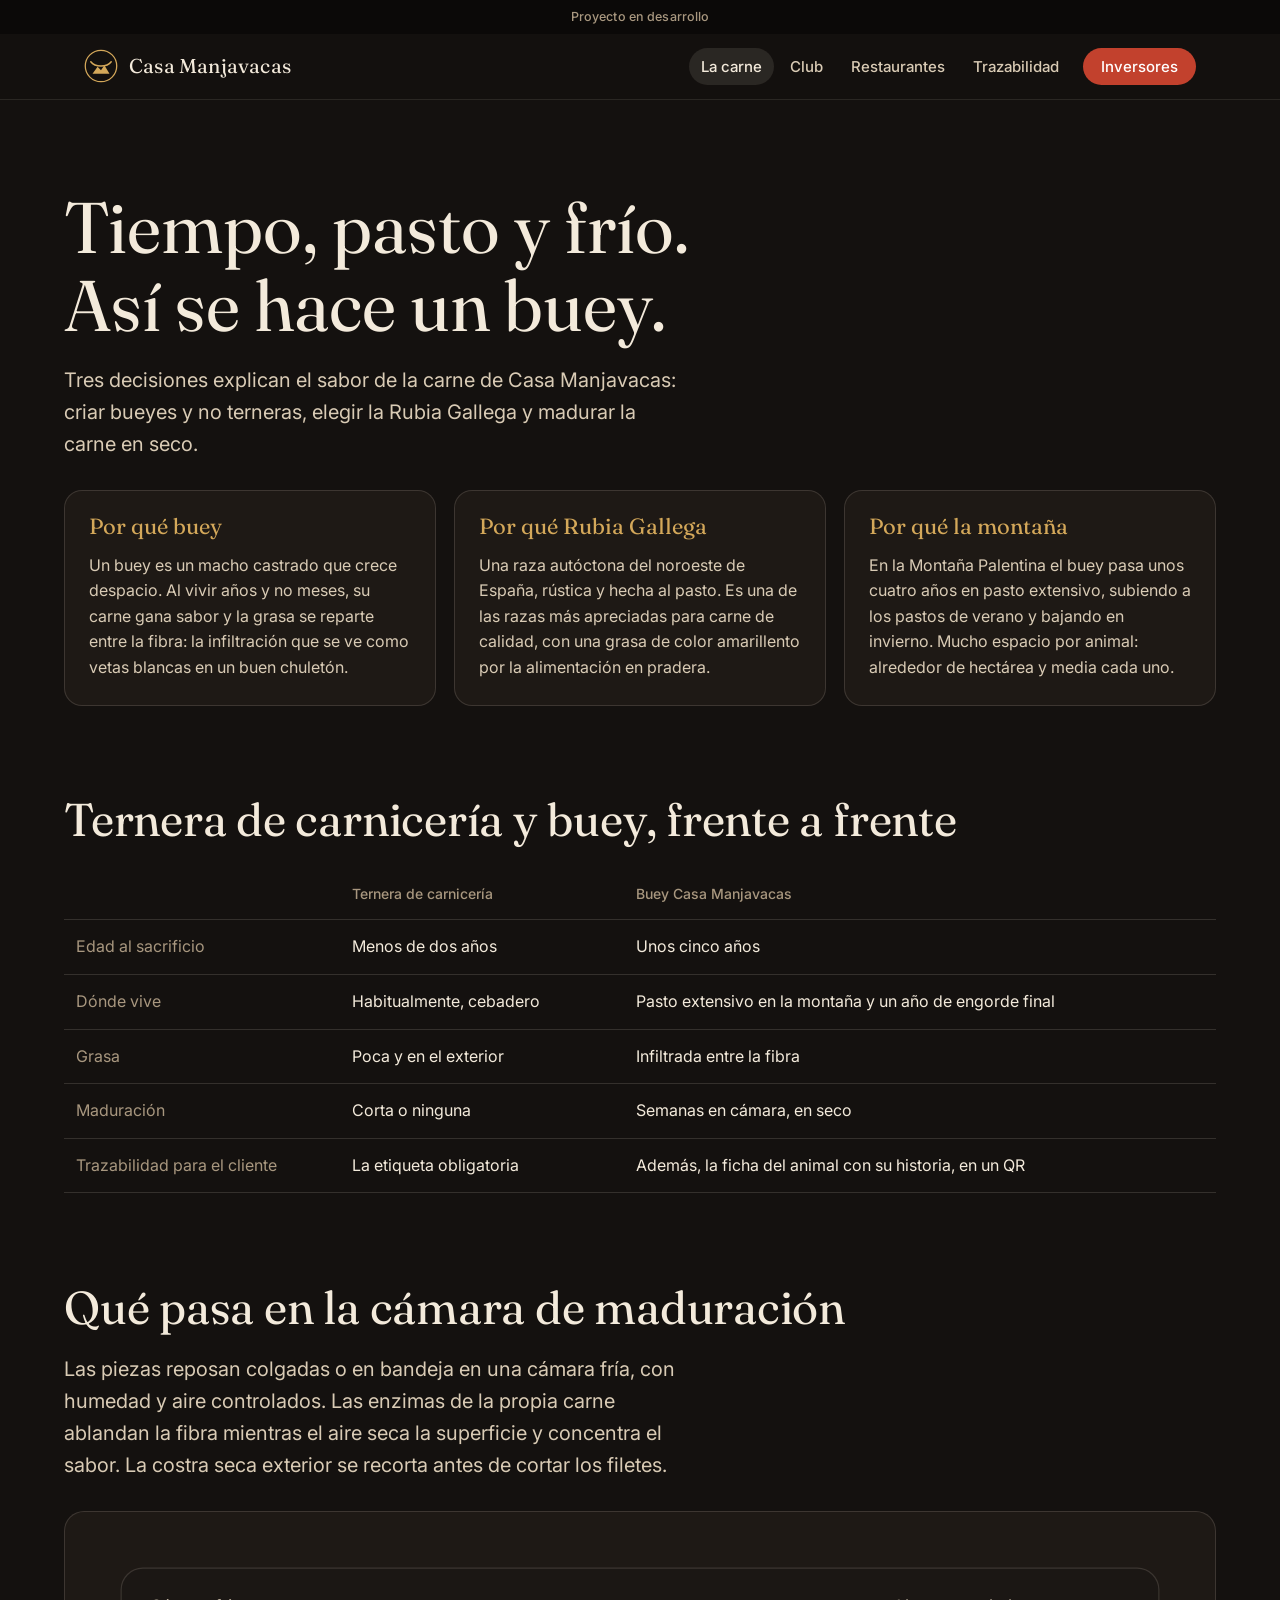
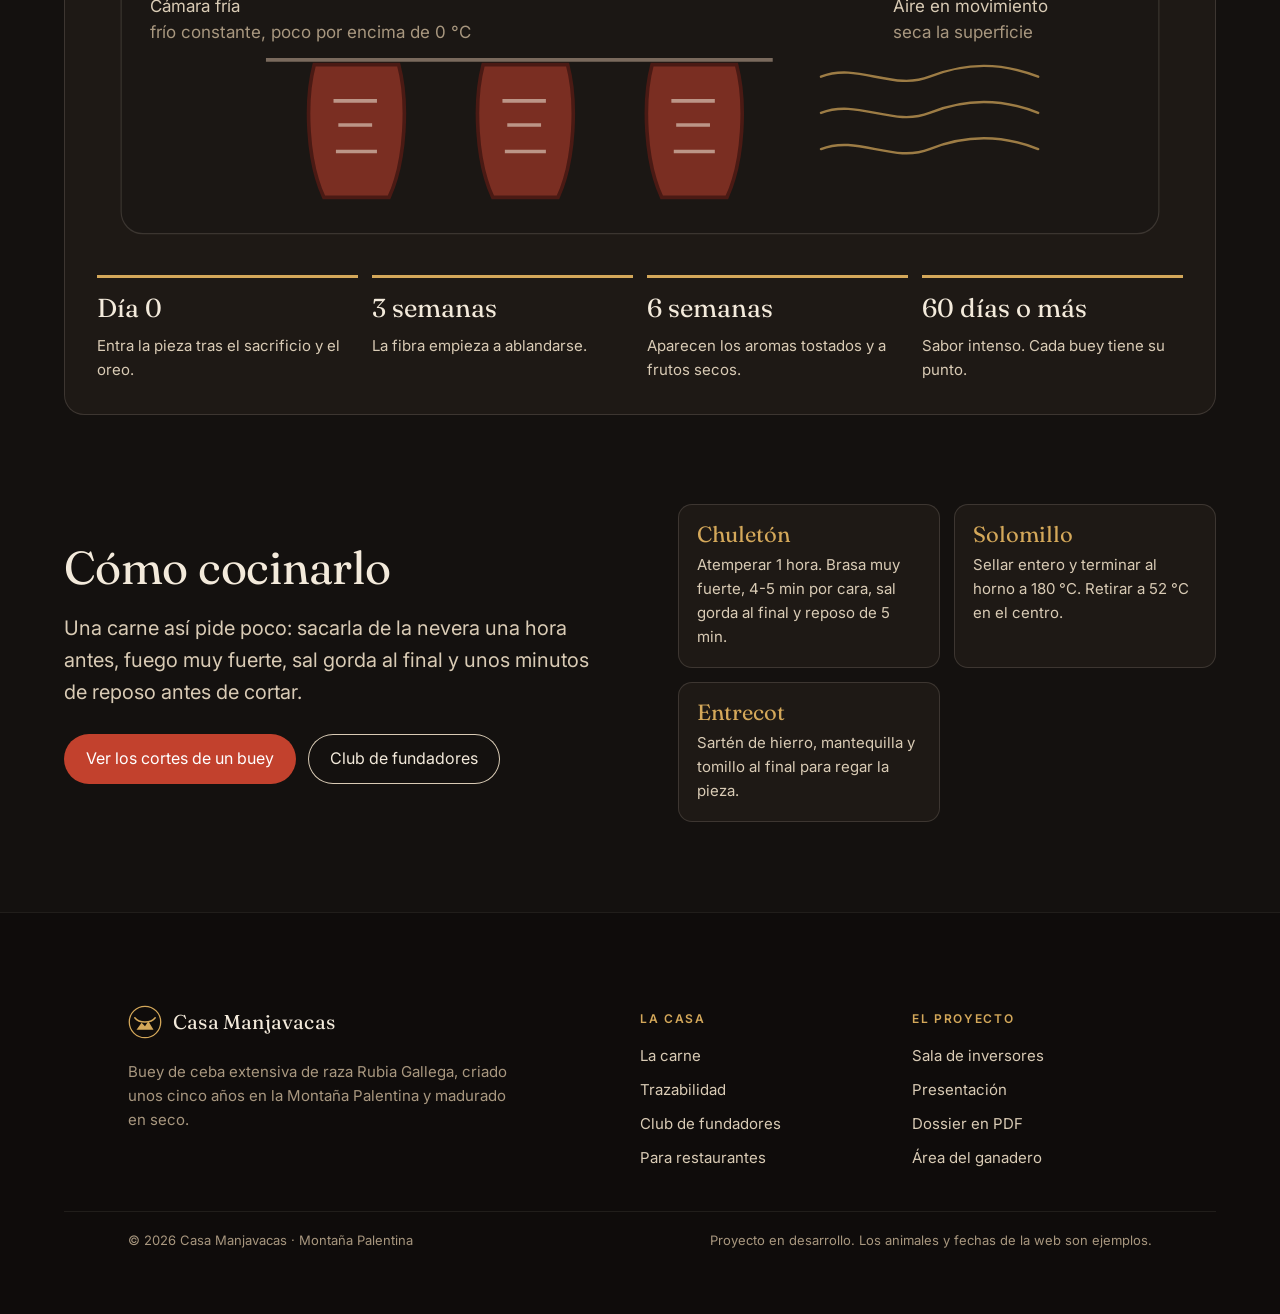
<file: la-carne.html>
<!DOCTYPE html>
<html lang="es">
<head>
<meta charset="utf-8">
<meta name="viewport" content="width=device-width,initial-scale=1">
<title>La carne · Casa Manjavacas</title>
<link rel="icon" href="assets/favicon.svg" type="image/svg+xml">
<meta property="og:title" content="La carne · Casa Manjavacas">
<meta property="og:description" content="Por qué buey, por qué Rubia Gallega y qué hace la maduración en seco.">
<meta property="og:image" content="https://karliox.github.io/casa-manjavacas-trazabilidad/assets/og.png">
<meta property="og:type" content="website">
<meta name="twitter:card" content="summary_large_image">
<link rel="preconnect" href="https://fonts.googleapis.com">
<link rel="preconnect" href="https://fonts.gstatic.com" crossorigin>
<link rel="stylesheet" href="assets/marca.css">
<link rel="stylesheet" href="assets/comun.css">
<style>
.tres{display:grid;grid-template-columns:repeat(3,minmax(0,1fr));gap:18px;margin-top:30px}
.tarjeta{border:1px solid var(--linea);border-radius:18px;padding:24px;background:var(--noche2)}
.tarjeta h3{color:var(--oro)}
.tarjeta p{color:var(--crema2);margin:0}
.camara{margin-top:30px;border:1px solid var(--linea);border-radius:20px;padding:clamp(18px,3vw,32px);background:var(--noche2)}
.camara svg{width:100%;height:auto}
.dias{display:grid;grid-template-columns:repeat(4,minmax(0,1fr));gap:14px;margin-top:18px}
.dias div{border-top:3px solid var(--oro);padding-top:10px}
.dias b{font-family:var(--serif);font-weight:400;font-size:26px;display:block}
.dias p{margin:4px 0 0;color:var(--crema2);font-size:15px}
.comparar{width:100%;border-collapse:collapse;margin-top:24px;font-size:16px}
.comparar th,.comparar td{padding:14px 12px;border-bottom:1px solid var(--linea);text-align:left;vertical-align:top}
.comparar th{font-weight:500;color:var(--tenue);font-size:14px}
.comparar td:first-child{color:var(--tenue);width:24%}
.comparar td:last-child{color:var(--crema)}
@media (max-width:900px){.tres{grid-template-columns:1fr}.dias{grid-template-columns:1fr 1fr}}
@media (max-width:600px){.comparar,.comparar tbody,.comparar tr,.comparar td{display:block;width:100%!important}.comparar thead{display:none}.comparar td{border:0;padding:4px 0}.comparar tr{border-bottom:1px solid var(--linea);padding:12px 0}.comparar td:nth-child(2)::before{content:"Ternera de carnicería: ";color:var(--tenue)}.comparar td:nth-child(3)::before{content:"Buey Casa Manjavacas: ";color:var(--oro)}}
</style>
</head>
<body>
<div class="aviso">Proyecto en desarrollo</div>
<a class="salto" href="#contenido">Saltar al contenido</a>
<header data-cabecera="publica"></header>

<section class="band" id="contenido">
  <div class="in revela">
    <h1 style="max-width:900px">Tiempo, pasto y frío. Así se hace un buey.</h1>
    <p class="lead">Tres decisiones explican el sabor de la carne de Casa Manjavacas: criar bueyes y no terneras, elegir la Rubia Gallega y madurar la carne en seco.</p>
    <div class="tres">
      <div class="tarjeta"><h3>Por qué buey</h3><p>Un buey es un macho castrado que crece despacio. Al vivir años y no meses, su carne gana sabor y la grasa se reparte entre la fibra: la infiltración que se ve como vetas blancas en un buen chuletón.</p></div>
      <div class="tarjeta"><h3>Por qué Rubia Gallega</h3><p>Una raza autóctona del noroeste de España, rústica y hecha al pasto. Es una de las razas más apreciadas para carne de calidad, con una grasa de color amarillento por la alimentación en pradera.</p></div>
      <div class="tarjeta"><h3>Por qué la montaña</h3><p>En la Montaña Palentina el buey pasa unos cuatro años en pasto extensivo, subiendo a los pastos de verano y bajando en invierno. Mucho espacio por animal: alrededor de hectárea y media cada uno.</p></div>
    </div>
  </div>
</section>

<section class="band" style="padding-top:0">
  <div class="in revela">
    <h2>Ternera de carnicería y buey, frente a frente</h2>
    <table class="comparar">
      <thead><tr><th></th><th>Ternera de carnicería</th><th>Buey Casa Manjavacas</th></tr></thead>
      <tbody>
        <tr><td>Edad al sacrificio</td><td>Menos de dos años</td><td>Unos cinco años</td></tr>
        <tr><td>Dónde vive</td><td>Habitualmente, cebadero</td><td>Pasto extensivo en la montaña y un año de engorde final</td></tr>
        <tr><td>Grasa</td><td>Poca y en el exterior</td><td>Infiltrada entre la fibra</td></tr>
        <tr><td>Maduración</td><td>Corta o ninguna</td><td>Semanas en cámara, en seco</td></tr>
        <tr><td>Trazabilidad para el cliente</td><td>La etiqueta obligatoria</td><td>Además, la ficha del animal con su historia, en un QR</td></tr>
      </tbody>
    </table>
  </div>
</section>

<section class="band" style="padding-top:0">
  <div class="in revela">
    <h2>Qué pasa en la cámara de maduración</h2>
    <p class="lead">Las piezas reposan colgadas o en bandeja en una cámara fría, con humedad y aire controlados. Las enzimas de la propia carne ablandan la fibra mientras el aire seca la superficie y concentra el sabor. La costra seca exterior se recorta antes de cortar los filetes.</p>
    <div class="camara">
      <svg viewBox="0 0 900 260" role="img" aria-label="Esquema de la maduración en seco">
        <rect x="20" y="20" width="860" height="220" rx="18" fill="#1b1714" stroke="rgba(243,234,219,.14)"/>
        <g fill="#d9cbb5" font-family="Inter,sans-serif" font-size="14">
          <text x="44" y="56">Cámara fría</text>
          <text x="44" y="78" fill="#a8977f">frío constante, poco por encima de 0 °C</text>
          <text x="660" y="56">Aire en movimiento</text>
          <text x="660" y="78" fill="#a8977f">seca la superficie</text>
        </g>
        <g stroke="#d4a85a" stroke-width="2" fill="none" stroke-linecap="round" opacity=".7">
          <path d="M600 110c30-12 60 12 90 0s60-12 90 0"/><path d="M600 140c30-12 60 12 90 0s60-12 90 0"/><path d="M600 170c30-12 60 12 90 0s60-12 90 0"/>
        </g>
        <g>
          <line x1="140" y1="96" x2="560" y2="96" stroke="#7a6a5d" stroke-width="3"/>
          <g fill="#7a2e22" stroke="#4a1a14" stroke-width="3">
            <path d="M180 100h70c8 30 6 80-8 110h-54c-14-30-16-80-8-110z"/>
            <path d="M320 100h70c8 30 6 80-8 110h-54c-14-30-16-80-8-110z"/>
            <path d="M460 100h70c8 30 6 80-8 110h-54c-14-30-16-80-8-110z"/>
          </g>
          <g fill="#f3eadb" opacity=".55"><path d="M196 130h36M200 150h28M198 172h34M336 130h36M340 150h28M338 172h34M476 130h36M480 150h28M478 172h34" stroke="#f3eadb" stroke-width="3"/></g>
        </g>
      </svg>
      <div class="dias">
        <div><b>Día 0</b><p>Entra la pieza tras el sacrificio y el oreo.</p></div>
        <div><b>3 semanas</b><p>La fibra empieza a ablandarse.</p></div>
        <div><b>6 semanas</b><p>Aparecen los aromas tostados y a frutos secos.</p></div>
        <div><b>60 días o más</b><p>Sabor intenso. Cada buey tiene su punto.</p></div>
      </div>
    </div>
  </div>
</section>

<section class="band" style="padding-top:0">
  <div class="in revela duo">
    <div>
      <h2>Cómo cocinarlo</h2>
      <p class="lead">Una carne así pide poco: sacarla de la nevera una hora antes, fuego muy fuerte, sal gorda al final y unos minutos de reposo antes de cortar.</p>
      <div class="botones"><a class="btn" href="ficha.html?id=CM-002">Ver los cortes de un buey</a><a class="btn sec" href="club.html">Club de fundadores</a></div>
    </div>
    <div class="cortes" id="cortes"></div>
  </div>
</section>

<footer data-pie></footer>
<script src="assets/layout.js"></script>
<script src="data/bueyes.js"></script>
<script src="assets/app.js"></script>
<script>
{
  document.getElementById("cortes").innerHTML = ["Chuletón", "Solomillo", "Entrecot"].map(c => `<div class="corte"><h3>${c}</h3><p>${CM.COCINA[c]}</p></div>`).join("");
}
</script>
</body>
</html>
</file>
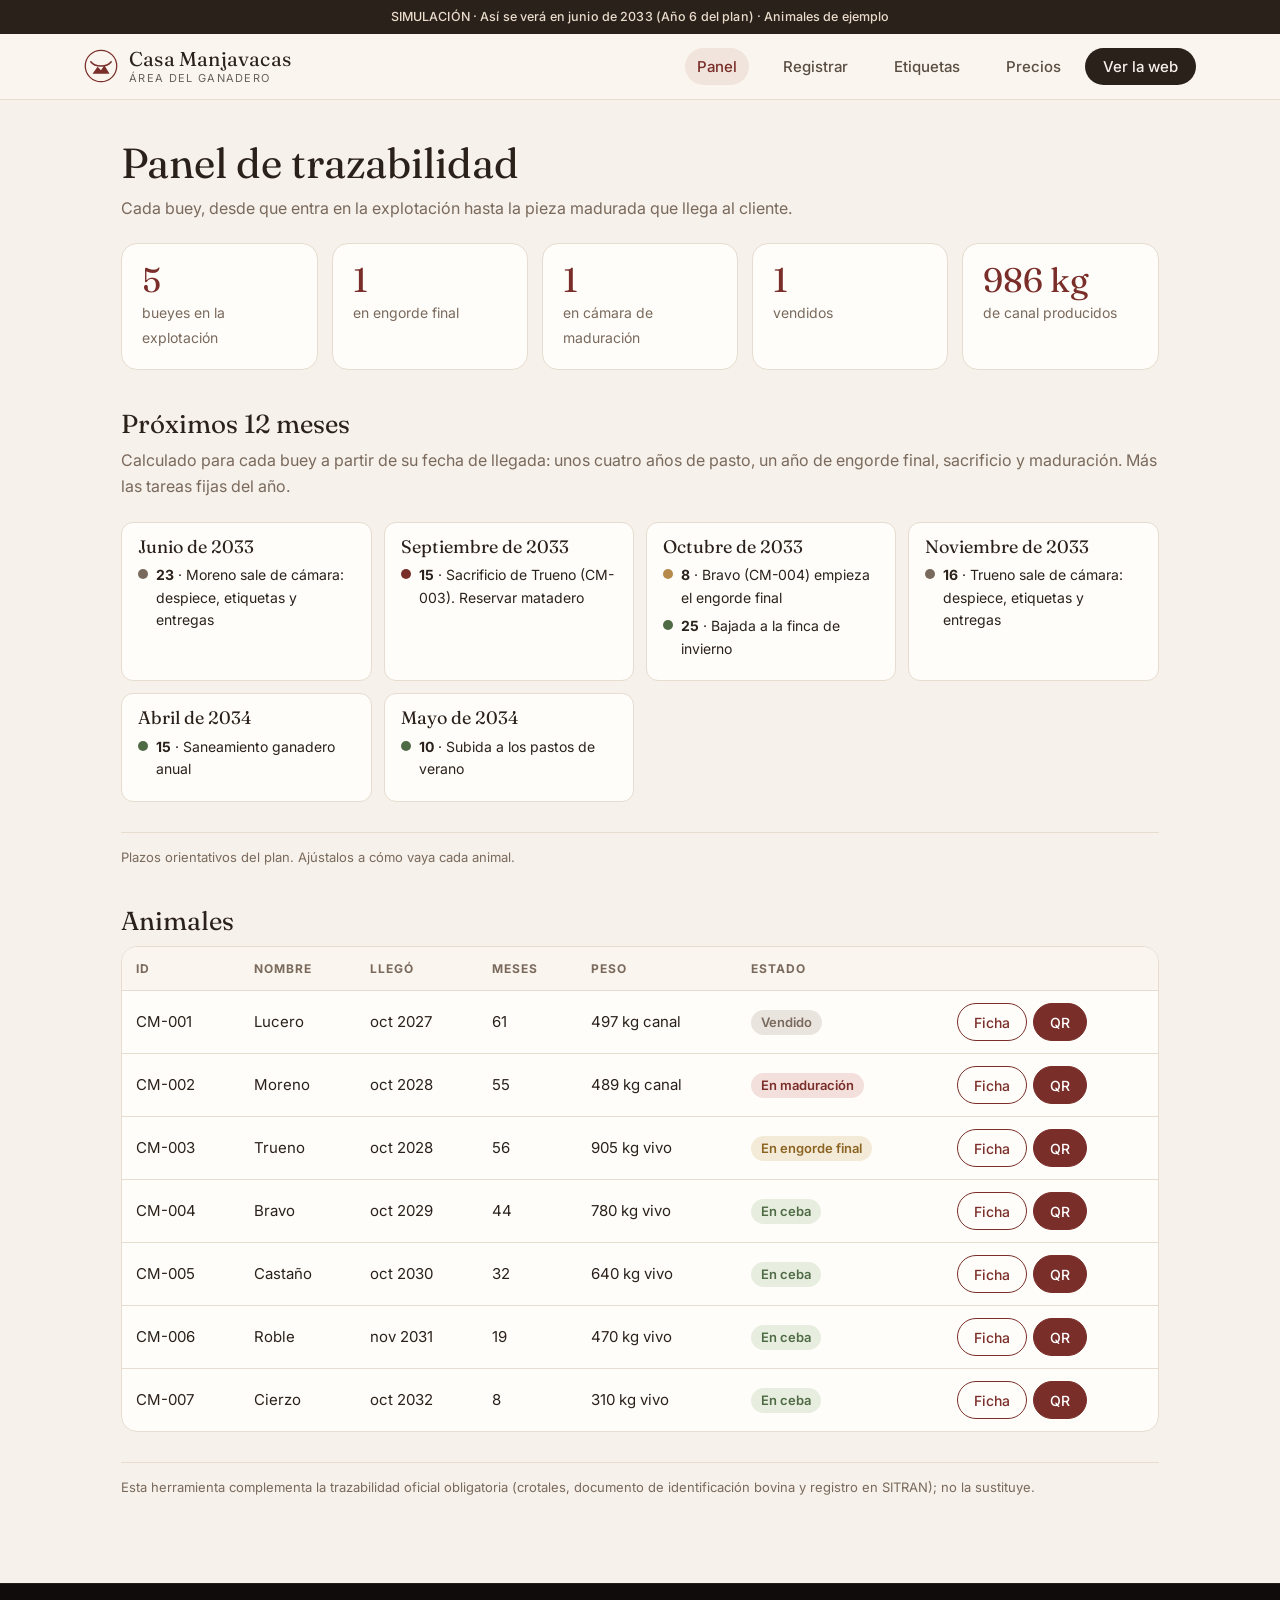
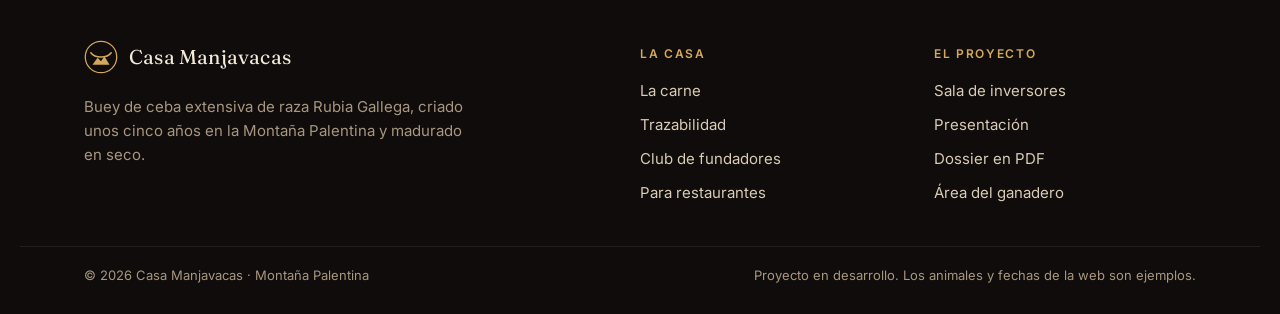
<file: panel.html>
<!DOCTYPE html>
<html lang="es">
<head>
<meta charset="utf-8">
<meta name="viewport" content="width=device-width,initial-scale=1">
<meta name="robots" content="noindex">
<title>Panel del ganadero · Casa Manjavacas</title>
<link rel="icon" href="assets/favicon.svg" type="image/svg+xml">
<meta property="og:title" content="Panel del ganadero · Casa Manjavacas">
<meta property="og:description" content="Panel de trazabilidad de Casa Manjavacas.">
<meta property="og:image" content="https://karliox.github.io/casa-manjavacas-trazabilidad/assets/og.png">
<meta property="og:type" content="website">
<meta name="twitter:card" content="summary_large_image">
<link rel="manifest" href="manifest.json">
<meta name="theme-color" content="#7a2e2a">
<link rel="apple-touch-icon" href="assets/icono-180.png">
<link rel="preconnect" href="https://fonts.googleapis.com">
<link rel="preconnect" href="https://fonts.gstatic.com" crossorigin>
<link rel="stylesheet" href="assets/estilo.css">
<link rel="stylesheet" href="assets/comun.css">
<style>
.agenda{display:grid;grid-template-columns:repeat(auto-fill,minmax(min(250px,100%),1fr));gap:12px;margin:10px 0}
.mes{background:var(--card);border:1px solid var(--line);border-radius:12px;padding:14px 16px}
.mes h3{font-size:18px;margin:0 0 8px}
.mes ul{list-style:none;margin:0;padding:0}
.mes li{display:grid;grid-template-columns:10px 1fr;gap:8px;align-items:start;font-size:14px;margin:6px 0}
.mes li i{width:10px;height:10px;border-radius:50%;margin-top:5px}
.t-engorde{background:#b58a4a}.t-sacrificio{background:var(--vino)}.t-camara{background:#7a6a5d}.t-fija{background:var(--verde)}
</style>
</head>
<body>
<div class="demo">SIMULACIÓN · Así se verá en junio de 2033 (Año 6 del plan) · Animales de ejemplo</div>
<a class="salto" href="#contenido">Saltar al contenido</a>
<header data-cabecera="ganadero"></header>
<main id="contenido">
  <h1>Panel de trazabilidad</h1>
  <p class="sub">Cada buey, desde que entra en la explotación hasta la pieza madurada que llega al cliente.</p>
  <div class="kpis" id="kpis"></div>
  <h2>Próximos 12 meses</h2>
  <p class="sub">Calculado para cada buey a partir de su fecha de llegada: unos cuatro años de pasto, un año de engorde final, sacrificio y maduración. Más las tareas fijas del año.</p>
  <div class="agenda" id="agenda"></div>
  <p class="nota">Plazos orientativos del plan. Ajústalos a cómo vaya cada animal.</p>
  <h2>Animales</h2>
  <div class="scroll"><table class="tabla">
    <thead><tr><th>ID</th><th>Nombre</th><th class="ocultar">Llegó</th><th class="ocultar">Meses</th><th class="ocultar">Peso</th><th>Estado</th><th></th></tr></thead>
    <tbody id="filas"></tbody>
  </table></div>
  <p class="nota">Esta herramienta complementa la trazabilidad oficial obligatoria (crotales, documento de identificación bovina y registro en SITRAN); no la sustituye.</p>
</main>
<footer data-pie></footer>
<script src="assets/layout.js"></script>

<div class="modal" id="modal" role="dialog" aria-modal="true">
  <div class="caja">
    <h3 id="m-titulo"></h3>
    <div id="m-qr"></div>
    <p class="url" id="m-url"></p>
    <p><a class="btn sec" id="m-abrir" href="#">Abrir ficha</a> <button class="btn sec" id="m-cerrar">Cerrar</button></p>
  </div>
</div>

<script src="assets/qrcode.js"></script>
<script src="data/bueyes.js"></script>
<script src="data/config.js"></script>
<script src="assets/app.js"></script>
<script>
CM.listo(() => {
  const lista = CM.bueyes();
  const n = e => lista.filter(b => b.estado === e).length;
  const kgCanal = lista.filter(b => b.pesoCanal).reduce((s, b) => s + b.pesoCanal, 0);
  const vivos = lista.filter(b => b.estado === "ceba" || b.estado === "acabado");
  document.getElementById("kpis").innerHTML = [
    [vivos.length, "bueyes en la explotación"],
    [n("acabado"), "en engorde final"],
    [n("maduracion"), "en cámara de maduración"],
    [n("vendido"), "vendidos"],
    [CM.num(kgCanal) + " kg", "de canal producidos"]
  ].map(([v, t]) => `<div class="kpi"><b>${v}</b><span>${t}</span></div>`).join("");

  document.getElementById("filas").innerHTML = lista.map(b => `
    <tr>
      <td>${CM.esc(b.id)}</td>
      <td>${CM.esc(b.nombre)}</td>
      <td class="ocultar">${CM.fmtCorto(b.entrada)}</td>
      <td class="ocultar">${CM.meses(b.entrada, b.sacrificio)}</td>
      <td class="ocultar">${b.pesoCanal ? b.pesoCanal + " kg canal" : CM.num(b.pesoVivo) + " kg vivo"}</td>
      <td><span class="estado e-${b.estado}">${CM.ESTADOS[b.estado]}</span></td>
      <td class="acciones"><a class="btn sec" href="ficha.html?id=${encodeURIComponent(b.id)}">Ficha</a><button class="btn" data-qr="${CM.esc(b.id)}">QR</button></td>
    </tr>`).join("");


  // Agenda: próximos 12 meses
  const DIA = 864e5, addM = (f, m) => { const d = new Date(f + "T12:00:00"); d.setMonth(d.getMonth() + m); return d; };
  const hoyD = CM.hoy(), fin = new Date(hoyD.getTime() + 365 * DIA), tareas = [];
  lista.forEach(b => {
    if (b.estado === "vendido") return;
    const engorde = (b.eventos.find(e => e.tipo === "alimentacion") || {}).fecha;
    const iniEng = engorde ? new Date(engorde + "T12:00:00") : addM(b.entrada, 48);
    if (b.estado === "ceba") tareas.push({ d: iniEng, t: "engorde", txt: `${b.nombre} (${b.id}) empieza el engorde final` });
    const sac = b.sacrificio ? new Date(b.sacrificio + "T12:00:00") : new Date(iniEng.getTime() + 365 * DIA);
    if (b.estado === "ceba" || b.estado === "acabado") tareas.push({ d: sac, t: "sacrificio", txt: `Sacrificio de ${b.nombre} (${b.id}). Reservar matadero` });
    const ent = (b.eventos.find(e => e.tipo === "maduracion") || {}).fecha;
    const finCam = new Date((ent ? new Date(ent + "T12:00:00") : new Date(sac.getTime() + 2 * DIA)).getTime() + (b.diasMaduracion || 60) * DIA);
    tareas.push({ d: finCam, t: "camara", txt: `${b.nombre} sale de cámara: despiece, etiquetas y entregas` });
  });
  for (let y = hoyD.getFullYear(); y <= fin.getFullYear(); y++) {
    tareas.push({ d: new Date(y, 3, 15), t: "fija", txt: "Saneamiento ganadero anual" });
    tareas.push({ d: new Date(y, 4, 10), t: "fija", txt: "Subida a los pastos de verano" });
    tareas.push({ d: new Date(y, 9, 25), t: "fija", txt: "Bajada a la finca de invierno" });
  }
  const prox = tareas.filter(x => x.d >= hoyD && x.d <= fin).sort((a, b) => a.d - b.d);
  const meses = {};
  prox.forEach(x => { let k = x.d.toLocaleDateString("es-ES", { month: "long", year: "numeric" }); k = k[0].toUpperCase() + k.slice(1); (meses[k] = meses[k] || []).push(x); });
  document.getElementById("agenda").innerHTML = Object.entries(meses).map(([m, xs]) =>
    `<div class="mes"><h3>${m}</h3><ul>${xs.map(x => `<li><i class="t-${x.t}"></i><span><strong>${x.d.getDate()}</strong> · ${CM.esc(x.txt)}</span></li>`).join("")}</ul></div>`).join("") || `<p class="sub">Nada previsto en los próximos 12 meses.</p>`;

  const modal = document.getElementById("modal");
  document.addEventListener("click", e => {
    const id = e.target.getAttribute && e.target.getAttribute("data-qr");
    if (id) {
      const url = CM.urlFicha(id), b = lista.find(x => x.id === id);
      document.getElementById("m-titulo").textContent = b.id + " · " + b.nombre;
      document.getElementById("m-qr").innerHTML = CM.qrSVG(url);
      document.getElementById("m-url").textContent = url;
      document.getElementById("m-abrir").href = url;
      modal.classList.add("abierto");
    }
    if (e.target.id === "m-cerrar" || e.target === modal) modal.classList.remove("abierto");
  });
});
</script>
</body>
</html>
</file>
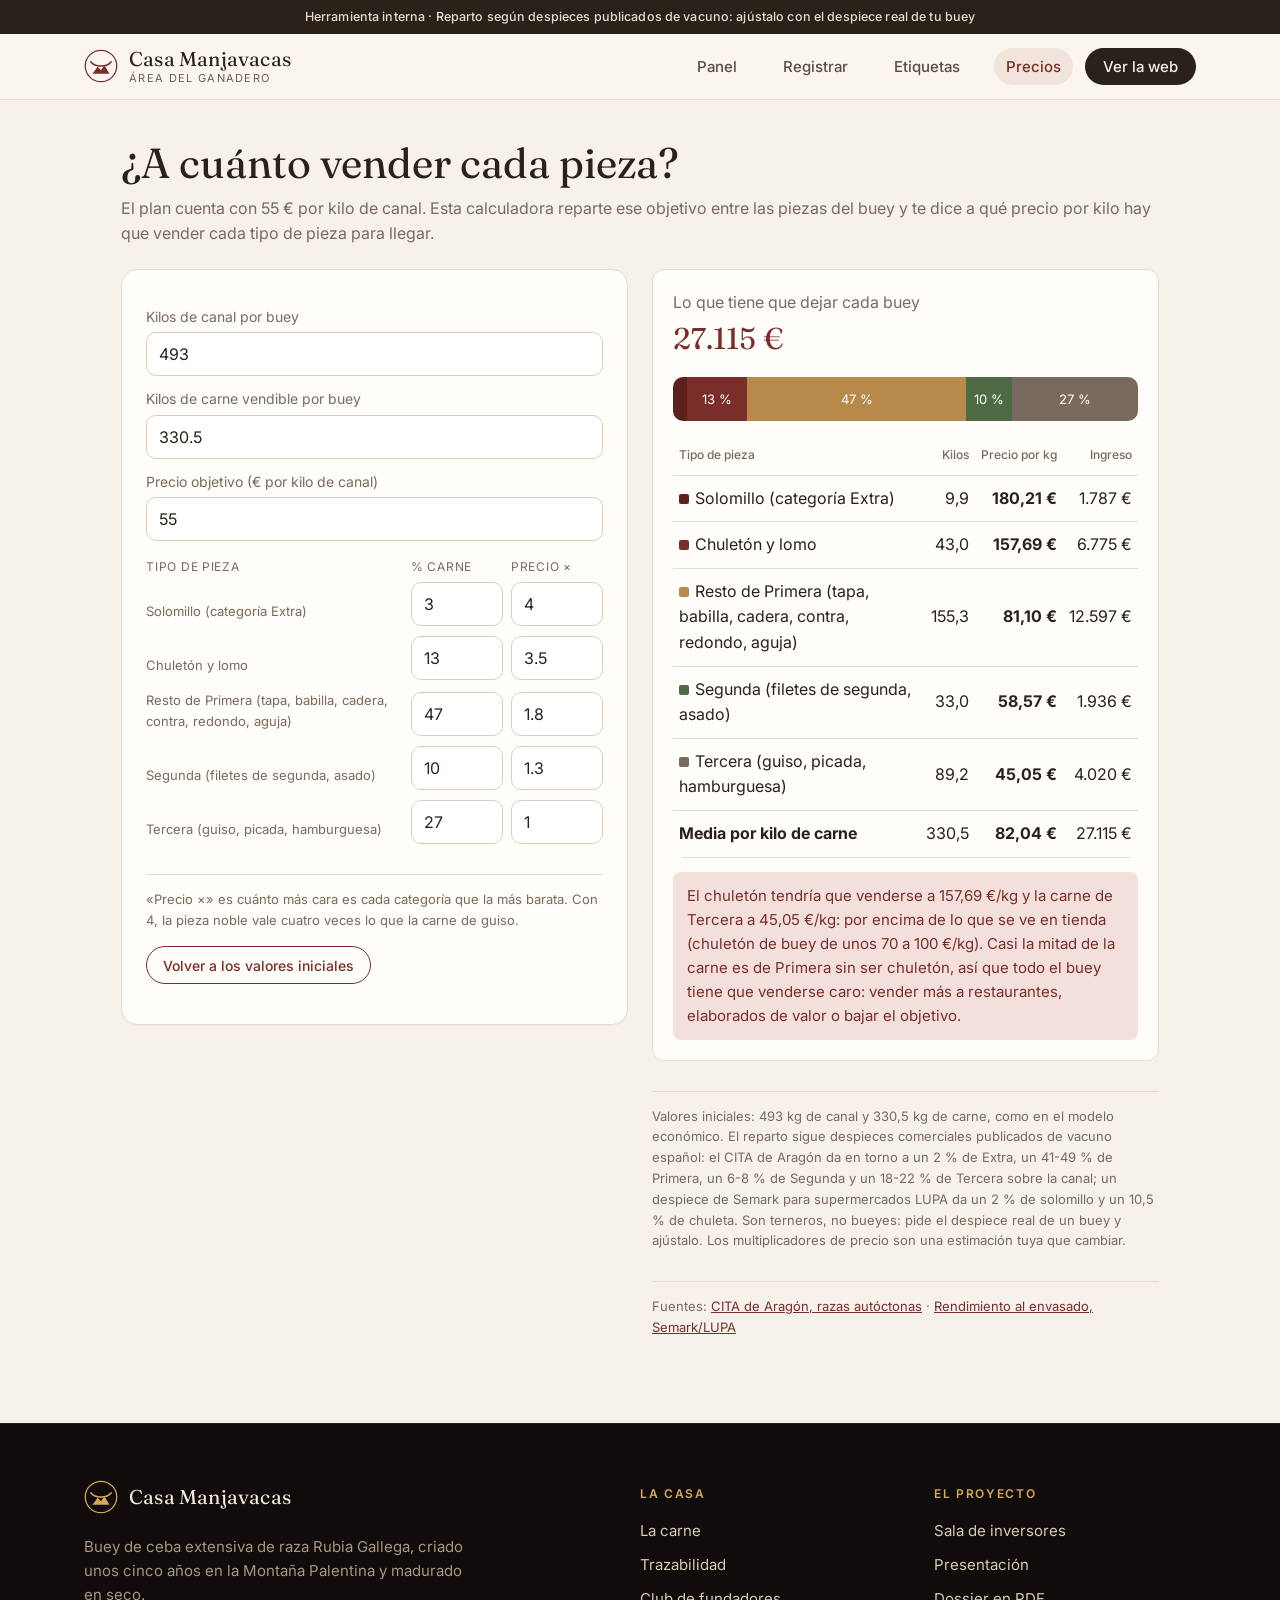
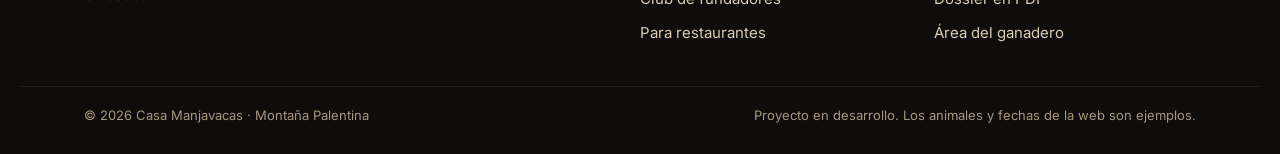
<file: precios.html>
<!DOCTYPE html>
<html lang="es">
<head>
<meta charset="utf-8">
<meta name="viewport" content="width=device-width,initial-scale=1">
<meta name="robots" content="noindex">
<title>Calculadora de precios · Casa Manjavacas</title>
<link rel="icon" href="assets/favicon.svg" type="image/svg+xml">
<link rel="manifest" href="manifest.json">
<link rel="preconnect" href="https://fonts.googleapis.com">
<link rel="preconnect" href="https://fonts.gstatic.com" crossorigin>
<link rel="stylesheet" href="assets/estilo.css">
<link rel="stylesheet" href="assets/comun.css">
<style>
/*
VOICE: herramienta de cálculo para el ganadero, directa.
IDEA: la pizarra de precios de una carnicería, calculada hacia atrás desde el objetivo del plan.
PICTURE: la canal repartida en una barra por categorías, con el precio que necesita cada una.
COLOUR and TYPE: los del panel; cifras en serif grande.
LAYOUT: datos a la izquierda, resultado grande a la derecha.
*/
.calc{display:grid;grid-template-columns:minmax(0,1fr) minmax(0,1fr);gap:24px;align-items:start}
.cat{display:grid;grid-template-columns:minmax(0,1fr) 92px 92px;gap:8px;align-items:end;margin-bottom:10px}
.cat label{margin:0 0 4px;font-size:13px}
.cat input{font-size:16px}
.cab{display:grid;grid-template-columns:minmax(0,1fr) 92px 92px;gap:8px;font-size:12px;color:var(--muted);text-transform:uppercase;letter-spacing:.06em;margin:16px 0 6px}
.barra{display:flex;height:44px;border-radius:10px;overflow:hidden;margin:14px 0}
.barra i{display:flex;align-items:center;justify-content:center;color:#fff;font-size:13px;font-style:normal;white-space:nowrap;overflow:hidden}
.res{background:var(--card);border:1px solid var(--line);border-radius:12px;padding:20px}
.res table{width:100%;border-collapse:collapse}
.res td,.res th{padding:10px 6px;border-bottom:1px solid var(--line);text-align:right;white-space:nowrap}
.res td:first-child,.res th:first-child{text-align:left;white-space:normal}
.res th{font-size:12px;color:var(--muted);font-weight:500}
.res .grande{font-family:var(--serif);font-size:30px;color:var(--vino)}
.check{margin-top:14px;padding:12px 14px;border-radius:8px;font-size:15px}
.check.ok{background:#e7eedf;color:var(--verde)}.check.mal{background:#f3dfdc;color:var(--vino)}
@media (max-width:900px){.calc{grid-template-columns:minmax(0,1fr)}}
@media (max-width:600px){.cat,.cab{grid-template-columns:minmax(0,1fr) 64px 64px}.res td,.res th{padding:8px 4px;font-size:13px;white-space:normal}.res{padding:14px}}
</style>
</head>
<body>
<div class="demo">Herramienta interna · Reparto según despieces publicados de vacuno: ajústalo con el despiece real de tu buey</div>
<a class="salto" href="#contenido">Saltar al contenido</a>
<header data-cabecera="ganadero"></header>
<main id="contenido">
  <h1>¿A cuánto vender cada pieza?</h1>
  <p class="sub">El plan cuenta con 55 € por kilo de canal. Esta calculadora reparte ese objetivo entre las piezas del buey y te dice a qué precio por kilo hay que vender cada tipo de pieza para llegar.</p>
  <div class="calc">
    <form class="card" id="f" style="max-width:none">
      <label for="canal">Kilos de canal por buey</label>
      <input id="canal" type="number" step="1" value="493">
      <label for="carne">Kilos de carne vendible por buey</label>
      <input id="carne" type="number" step="0.5" value="330.5">
      <label for="objetivo">Precio objetivo (€ por kilo de canal)</label>
      <input id="objetivo" type="number" step="1" value="55">
      <div class="cab"><span>Tipo de pieza</span><span>% carne</span><span>Precio ×</span></div>
      <div id="cats"></div>
      <p class="nota">«Precio ×» es cuánto más cara es cada categoría que la más barata. Con 4, la pieza noble vale cuatro veces lo que la carne de guiso.</p>
      <p><button type="button" class="btn sec" id="reset">Volver a los valores iniciales</button></p>
    </form>
    <div>
      <div class="res">
        <p style="margin:0;color:var(--muted)">Lo que tiene que dejar cada buey</p>
        <div class="grande" id="total"></div>
        <div class="barra" id="barra"></div>
        <div class="scroll"><table id="tabla"></table></div>
        <div class="check" id="check"></div>
      </div>
      <p class="nota">Valores iniciales: 493 kg de canal y 330,5 kg de carne, como en el modelo económico. El reparto sigue despieces comerciales publicados de vacuno español: el CITA de Aragón da en torno a un 2 % de Extra, un 41-49 % de Primera, un 6-8 % de Segunda y un 18-22 % de Tercera sobre la canal; un despiece de Semark para supermercados LUPA da un 2 % de solomillo y un 10,5 % de chuleta. Son terneros, no bueyes: pide el despiece real de un buey y ajústalo. Los multiplicadores de precio son una estimación tuya que cambiar.</p>
<p class="nota">Fuentes: <a href="https://citarea.cita-aragon.es/bitstream/10532/1032/1/10532-108_10.pdf" target="_blank" rel="noopener">CITA de Aragón, razas autóctonas</a> · <a href="https://chil.me//download-doc/136684" target="_blank" rel="noopener">Rendimiento al envasado, Semark/LUPA</a></p>
    </div>
  </div>
</main>
<footer data-pie></footer>
<script src="assets/layout.js"></script>
<script>
{
  // Reparto por defecto según despieces comerciales publicados (porcentaje de la canal, pasado a porcentaje de la carne):
  // solomillo ≈2 %, chuleta ≈10,5 %, resto de Primera ≈36 %, Segunda ≈7,5 %, Tercera ≈21,5 % de la canal.
  const INICIAL = [
    { n: "Solomillo (categoría Extra)", p: 3, x: 4, c: "#5c201d" },
    { n: "Chuletón y lomo", p: 13, x: 3.5, c: "#7a2e2a" },
    { n: "Resto de Primera (tapa, babilla, cadera, contra, redondo, aguja)", p: 47, x: 1.8, c: "#b58a4a" },
    { n: "Segunda (filetes de segunda, asado)", p: 10, x: 1.3, c: "#4f6b45" },
    { n: "Tercera (guiso, picada, hamburguesa)", p: 27, x: 1, c: "#7a6a5d" }
  ];
  let cats = JSON.parse(JSON.stringify(INICIAL));
  const eur = n => n.toLocaleString("es-ES", { maximumFractionDigits: 0, useGrouping: "always" }) + " €";
  const eur2 = n => n.toLocaleString("es-ES", { minimumFractionDigits: 2, maximumFractionDigits: 2 }) + " €";
  const esc = s => String(s).replace(/[&<>"]/g, c => ({ "&": "&amp;", "<": "&lt;", ">": "&gt;", '"': "&quot;" }[c]));
  function form() {
    document.getElementById("cats").innerHTML = cats.map((k, i) => `<div class="cat">
      <div><label for="n${i}">${esc(k.n)}</label></div>
      <input id="p${i}" type="number" min="0" max="100" step="1" value="${k.p}" aria-label="% de carne: ${esc(k.n)}">
      <input id="x${i}" type="number" min="0.1" step="0.1" value="${k.x}" aria-label="Multiplicador de precio: ${esc(k.n)}"></div>`).join("");
    cats.forEach((k, i) => {
      document.getElementById("p" + i).addEventListener("input", e => { k.p = +e.target.value || 0; calc(); });
      document.getElementById("x" + i).addEventListener("input", e => { k.x = +e.target.value || 0; calc(); });
    });
  }
  function calc() {
    const canal = +document.getElementById("canal").value || 0, carne = +document.getElementById("carne").value || 0, obj = +document.getElementById("objetivo").value || 0;
    const total = canal * obj, sumP = cats.reduce((s, k) => s + k.p, 0);
    const kg = cats.map(k => carne * k.p / (sumP || 1));
    const base = total / (kg.reduce((s, v, i) => s + v * cats[i].x, 0) || 1);
    document.getElementById("total").textContent = eur(total);
    document.getElementById("barra").innerHTML = cats.map((k, i) => `<i style="width:${k.p / (sumP || 1) * 100}%;background:${k.c}">${k.p / (sumP || 1) >= .06 ? Math.round(k.p / (sumP || 1) * 100) + " %" : ""}</i>`).join("");
    document.getElementById("tabla").innerHTML = `<tr><th>Tipo de pieza</th><th>Kilos</th><th>Precio por kg</th><th>Ingreso</th></tr>` +
      cats.map((k, i) => `<tr><td><span style="display:inline-block;width:10px;height:10px;border-radius:2px;background:${k.c};margin-right:6px"></span>${esc(k.n)}</td><td>${kg[i].toFixed(1).replace(".", ",")}</td><td><strong>${eur2(base * k.x)}</strong></td><td>${eur(kg[i] * base * k.x)}</td></tr>`).join("") +
      `<tr><td><strong>Media por kilo de carne</strong></td><td>${carne.toFixed(1).replace(".", ",")}</td><td><strong>${eur2(total / (carne || 1))}</strong></td><td>${eur(total)}</td></tr>`;
    const noble = base * cats[1].x, ch = document.getElementById("check");
    if (Math.abs(sumP - 100) > 0.5) { ch.className = "check mal"; ch.textContent = `Los porcentajes suman ${sumP} %. Tienen que sumar 100 %.`; return; }
    ch.className = "check " + (noble <= 100 ? "ok" : "mal");
    ch.textContent = noble <= 100
      ? `El chuletón saldría a ${eur2(noble)}/kg: en la franja del chuletón de buey de calidad (de unos 70 a 100 €/kg en tienda).`
      : `El chuletón tendría que venderse a ${eur2(noble)}/kg y la carne de Tercera a ${eur2(base)}/kg: por encima de lo que se ve en tienda (chuletón de buey de unos 70 a 100 €/kg). Casi la mitad de la carne es de Primera sin ser chuletón, así que todo el buey tiene que venderse caro: vender más a restaurantes, elaborados de valor o bajar el objetivo.`;
  }
  ["canal", "carne", "objetivo"].forEach(id => document.getElementById(id).addEventListener("input", calc));
  document.getElementById("reset").addEventListener("click", () => {
    cats = JSON.parse(JSON.stringify(INICIAL));
    document.getElementById("canal").value = 493; document.getElementById("carne").value = 330.5; document.getElementById("objetivo").value = 55;
    form(); calc();
  });
  form(); calc();
}
</script>
</body>
</html>
</file>
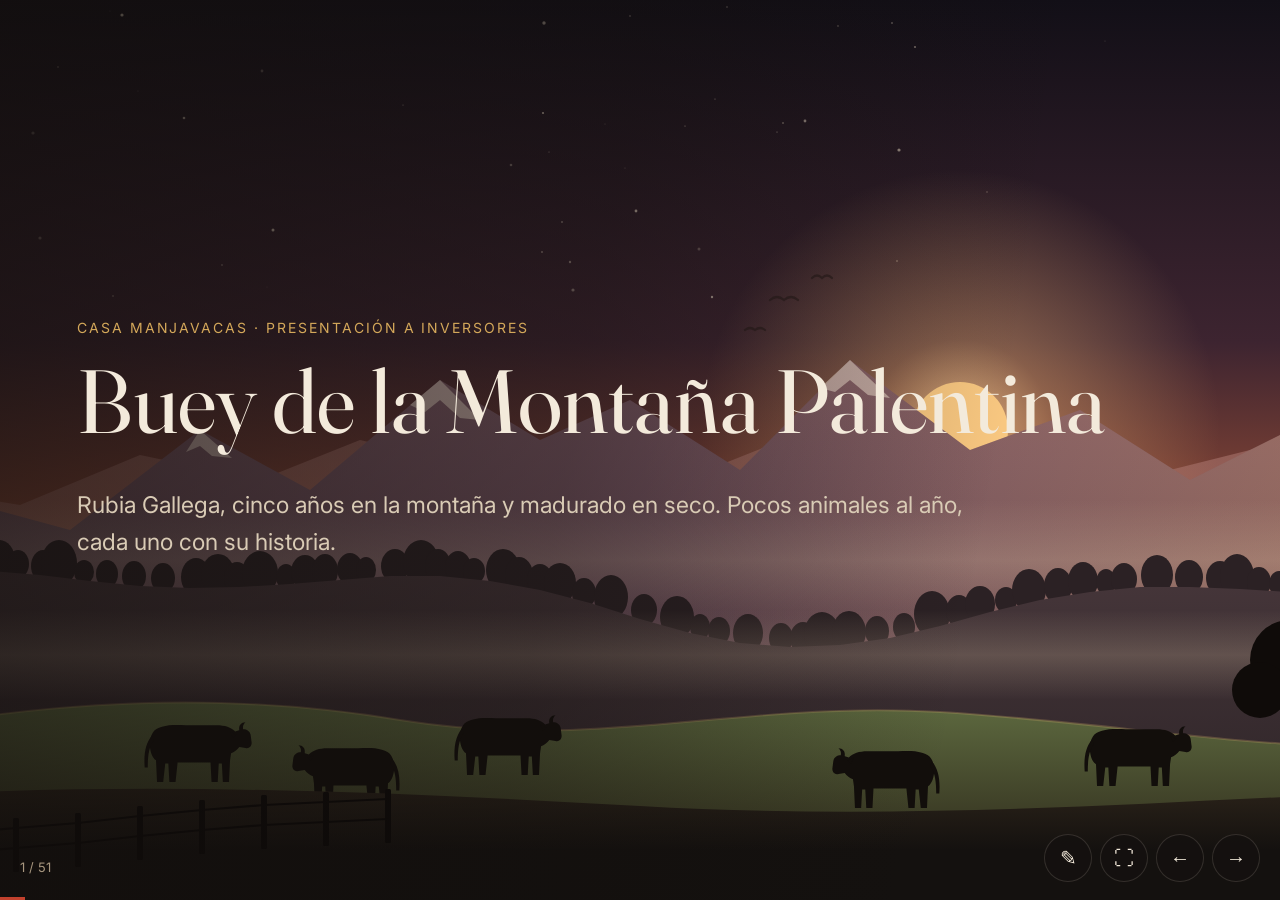
<file: presentacion.html>
<!DOCTYPE html>
<html lang="es">
<head>
<meta charset="utf-8">
<meta name="viewport" content="width=device-width,initial-scale=1">
<meta name="robots" content="noindex">
<title>Presentación · Casa Manjavacas</title>
<link rel="icon" href="assets/favicon.svg" type="image/svg+xml">
<meta property="og:title" content="Presentación · Casa Manjavacas">
<meta property="og:description" content="Presentación de Casa Manjavacas para inversores.">
<meta property="og:image" content="https://karliox.github.io/casa-manjavacas-trazabilidad/assets/og.png">
<meta property="og:type" content="website">
<meta name="twitter:card" content="summary_large_image">
<link rel="preconnect" href="https://fonts.googleapis.com">
<link rel="preconnect" href="https://fonts.gstatic.com" crossorigin>
<link rel="stylesheet" href="assets/marca.css">
<style>
/*
VOICE: presentación en la reunión con inversores; una idea por pantalla, cifras enormes.
IDEA: pasar las hojas del dossier en grande, con el QR que se escanea en directo.
PICTURE: el paisaje en portada y cierre; gráficos grandes en las diapositivas de cifras.
COLOUR and TYPE: los de la marca: noche de monte, crema, brasa y oro; Fraunces + Inter.
LAYOUT: diapositivas a pantalla completa, flechas y barra de progreso.
*/
html,body{height:100%;overflow:hidden}
.diapo{position:fixed;inset:0;display:flex;flex-direction:column;justify-content:center;padding:clamp(24px,6vw,96px);opacity:0;visibility:hidden;transition:opacity .45s ease,visibility .45s}
.diapo.activa{opacity:1;visibility:visible}
.diapo .paisaje{position:absolute;inset:0;width:100%;height:100%;z-index:-2}
.diapo[data-paisaje]::before{content:"";position:absolute;inset:0;z-index:-1;background:linear-gradient(100deg,rgba(18,14,12,.7) 0%,rgba(18,14,12,.4) 45%,rgba(18,14,12,0) 75%)}
.diapo h1{font-size:clamp(44px,7vw,96px)}
.diapo h2{font-size:clamp(34px,4.6vw,64px);max-width:1100px}
.diapo .lead{font-size:clamp(17px,1.8vw,24px);max-width:900px}
.sup{font-size:14px;letter-spacing:.14em;color:var(--oro);margin-bottom:14px}
.grande{display:grid;grid-template-columns:repeat(auto-fit,minmax(min(240px,100%),1fr));gap:16px;margin-top:30px;max-width:1200px}
.grande div{border:1px solid var(--linea);border-radius:18px;padding:22px;background:rgba(30,25,21,.7)}
.grande b{display:block;font-family:var(--serif);font-weight:400;font-size:clamp(36px,4.4vw,62px);color:var(--oro);line-height:1;white-space:nowrap}
.grande span{color:var(--crema2)}
.graf{width:100%;max-width:1200px;margin-top:22px;flex:1;max-height:56vh}
.graf svg{width:100%;height:100%}
.qrgrande{display:flex;gap:clamp(24px,5vw,72px);align-items:center;flex-wrap:wrap}
.qrgrande .qr{width:min(42vh,340px);aspect-ratio:1;background:var(--crema);border-radius:20px;padding:14px;flex:none}
.qrgrande .qr svg{width:100%;height:100%}
.qrgrande>div:last-child{flex:1 1 360px}
.lista4{display:grid;grid-template-columns:repeat(2,minmax(0,1fr));gap:14px;margin-top:24px;max-width:1200px}
.lista4 div{border:1px solid var(--linea);border-radius:16px;padding:18px;background:rgba(30,25,21,.7)}
.lista4 h3{color:var(--oro);margin-bottom:6px}.lista4 p{margin:0;color:var(--crema2)}
.mbar{max-width:1100px;margin-top:22px}
.mbar .f{display:grid;grid-template-columns:minmax(0,22em) minmax(0,1fr) 6em;gap:14px;align-items:center;margin:9px 0;font-size:clamp(14px,1.3vw,17px)}
.mbar .p{height:24px;background:rgba(243,234,219,.08);border-radius:6px;overflow:hidden}.mbar .p i{display:block;height:100%;border-radius:6px}
.mbar .v{text-align:right;white-space:nowrap;font-variant-numeric:tabular-nums}
.ruta5{display:grid;grid-template-columns:repeat(4,minmax(0,1fr));gap:12px;margin-top:24px;max-width:1240px}
.ruta5 div{border-top:3px solid var(--oro);padding:12px 4px 0}
.ruta5 div.inv{border-top-color:var(--brasa)}
.ruta5 b{font-family:var(--serif);font-weight:400;font-size:clamp(26px,2.6vw,36px);display:block}
.ruta5 p{margin:4px 0 0;color:var(--crema2);font-size:15px}
.diapo-graf{justify-content:flex-start;padding-top:clamp(28px,5vh,60px)}
.diapo-graf h2{font-size:clamp(26px,3.2vw,44px);margin-bottom:6px}
.diapo-graf .graf{flex:1;min-height:0;max-height:none;display:flex;align-items:center;margin-top:10px}
.diapo-graf .graf svg{width:100%;height:auto;max-height:62vh}
.diapo-graf .nota{margin:8px 0 0;max-width:1100px}
.indice-anexo{display:grid;grid-template-columns:repeat(3,minmax(0,1fr));gap:12px;margin-top:26px;max-width:1100px}
.indice-anexo a{display:block;border:1px solid var(--linea);border-radius:14px;padding:18px;background:rgba(30,25,21,.7);color:var(--crema);text-decoration:none;transition:border-color .2s ease}
.indice-anexo a:hover{border-color:var(--oro)}
.indice-anexo b{display:block;font-family:var(--serif);font-weight:400;font-size:22px}
.indice-anexo span{color:var(--crema2);font-size:14px}
@media (max-width:800px){.indice-anexo{grid-template-columns:1fr}}
.notas{position:fixed;left:20px;bottom:64px;z-index:6;width:min(460px,calc(100vw - 40px));max-height:52vh;overflow:auto;background:rgba(10,8,7,.94);border:1px solid rgba(212,168,90,.45);border-radius:16px;padding:16px 18px;box-shadow:0 20px 50px rgba(0,0,0,.5);font-size:15px}
.notas-cab{display:flex;justify-content:space-between;align-items:center;margin-bottom:8px;color:var(--oro)}
.notas-cab span{font-variant-numeric:tabular-nums;color:var(--crema)}
.notas ul{margin:0;padding-left:18px}.notas li{margin:6px 0;color:var(--crema)}
.notas-sig{margin:10px 0 0;color:var(--tenue);font-size:13px}
.controles{position:fixed;right:20px;bottom:18px;display:flex;gap:8px;z-index:5}
.controles button{width:48px;height:48px;border-radius:50%;border:1px solid var(--linea);background:rgba(20,17,15,.8);color:var(--crema);font-size:20px;cursor:pointer}
.controles button:focus-visible{outline:2px solid var(--oro)}
.progreso{position:fixed;left:0;bottom:0;height:3px;background:var(--brasa);transition:width .3s;z-index:5}
.contador{position:fixed;left:20px;bottom:22px;font-size:13px;color:var(--tenue);z-index:5}
@page{size:1600px 900px;margin:0}
@media print{
  html,body{height:auto;overflow:visible;background:#14110f;-webkit-print-color-adjust:exact;print-color-adjust:exact}
  .diapo{position:relative;z-index:0;inset:auto;width:1600px;height:900px;opacity:1;visibility:visible;transition:none;page-break-after:always;break-after:page;overflow:hidden}
  .diapo-graf .graf svg{max-height:560px}
  .graf{max-height:none}
  .controles,.progreso,.contador,.notas{display:none!important}
}
@media (max-width:800px){.lista4,.ruta5{grid-template-columns:1fr}.mbar .f{grid-template-columns:minmax(0,1fr) 5.5em}.mbar .p{grid-column:1/-1;order:3}.diapo{overflow-y:auto;justify-content:flex-start;padding-top:40px;padding-bottom:90px}}
@media (prefers-reduced-motion:reduce){.diapo{transition:none}}
</style>
</head>
<body>
<main id="diapos">
  <section class="diapo activa" data-paisaje="1">
    <div class="sup">CASA MANJAVACAS · PRESENTACIÓN A INVERSORES</div>
    <h1>Buey de la Montaña Palentina</h1>
    <p class="lead">Rubia Gallega, cinco años en la montaña y madurado en seco. Pocos animales al año, cada uno con su historia.</p>
  </section>

  <section class="diapo">
    <div class="sup">EL PRODUCTO</div>
    <h2>La ternera de carnicería vive menos de dos años. Nuestro buey, unos cinco.</h2>
    <div class="grande" id="etapas"></div>
  </section>

  <section class="diapo">
    <div class="sup">TRAZABILIDAD</div>
    <div class="qrgrande">
      <div class="qr" id="qr"></div>
      <div>
        <h2>Sacad el móvil y escanead.</h2>
        <p class="lead">Así ve el cliente cada pieza: cuándo llegó el buey, cuántos años pastó, cuándo se sacrificó y cuántos días maduró. Es lo que sostiene un precio gourmet.</p>
      </div>
    </div>
  </section>

  <section class="diapo">
    <div class="sup">LA PROPUESTA</div>
    <h2>30.000 € hoy. Unos 69.500 € de vuelta hasta 2043.</h2>
    <p class="lead">Un 23 % del resultado hasta recuperar lo aportado y un 10 % después, hasta el Año 15. Sin devolución final.</p>
    <div class="grande">
      <div><b>2,3 veces</b><span>lo aportado</span></div>
      <div><b>10,0 %</b><span>de rentabilidad anual (TIR)</span></div>
      <div><b>2038</b><span>lo aportado, de vuelta</span></div>
    </div>
  </section>

  <section class="diapo">
    <div class="sup">EL NEGOCIO</div>
    <h2>Cinco años de crianza. Después, más de 73.000 € de resultado al año.</h2>
    <div class="graf" id="g1"></div>
    <p class="nota">Barras: resultado de explotación (rojo, pérdidas). Línea dorada: caja acumulada. Plan actual, escenario Base.</p>
  </section>

  <section class="diapo">
    <div class="sup">EL INVERSOR</div>
    <h2>Recupera lo aportado en 2038 y sigue cobrando hasta 2043.</h2>
    <div class="graf" id="g2"></div>
    <p class="nota">Rojo: aportación. Dorado: pago de cada año. Línea: cobrado acumulado. Línea discontinua: los 30.000 € aportados.</p>
  </section>

  <section class="diapo">
    <div class="sup">EL PRECIO</div>
    <h2>55 €/kg de canal son unos 82 €/kg de carne: precio de buey de verdad.</h2>
    <div class="mbar" id="mercado"></div>
  </section>

  <section class="diapo">
    <div class="sup">RIESGOS</div>
    <h2>Lo que puede fallar, dicho claro.</h2>
    <div class="lista4">
      <div><h3>El precio no está confirmado</h3><p>Preventa y club antes de comprometer más dinero. Sin 24 €/kg en el Año 7, no se compran vacas.</p></div>
      <div><h3>Ayuda de joven agricultor sin conceder</h3><p>70.000 € previstos. No se arrancan las inversiones grandes sin resolución.</p></div>
      <div><h3>Inversiones sin presupuesto</h3><p>Instalaciones (51.300 €) y cámara (25.000 €): presupuestos firmados antes de empezar.</p></div>
      <div><h3>Si todo va peor</h3><p>Escenario Conservador: el negocio sigue en positivo y el inversor cobra 1,3 veces lo aportado.</p></div>
    </div>
  </section>

  <section class="diapo">
    <div class="sup">HOJA DE RUTA</div>
    <h2>De 2027 a 2042</h2>
    <div class="ruta5" id="ruta"></div>
  </section>

  <section class="diapo" data-paisaje="1">
    <div class="sup">GRACIAS</div>
    <h1>Casa Manjavacas</h1>
    <p class="lead">Carlos Espeso Manjavacas · Promotor<br>Dossier completo: karliox.github.io/casa-manjavacas-trazabilidad</p>
  </section>
</main>

<div class="contador" id="contador"></div>
<div class="progreso" id="progreso"></div>
<aside class="notas" id="notas" aria-live="polite" hidden>
  <div class="notas-cab"><b>Notas del presentador</b><span id="crono">00:00</span></div>
  <ul id="notas-lista"></ul>
  <p class="notas-sig" id="notas-sig"></p>
</aside>
<div class="controles">
  <button id="btn-notas" aria-label="Notas del presentador (tecla N)" title="Notas (N)">✎</button>
  <button id="pant" aria-label="Pantalla completa">⛶</button>
  <button id="ant" aria-label="Anterior">←</button>
  <button id="sig" aria-label="Siguiente">→</button>
</div>

<script src="assets/qrcode.js"></script>
<script src="assets/paisaje.js"></script>
<script src="data/bueyes.js"></script>
<script src="assets/app.js"></script>
<script src="assets/modelo.js"></script>
<script src="data/presentacion_datos.js"></script>
<script src="assets/graficos.js"></script>
<script src="assets/anexo.js"></script>
<script>
{
  const M = MODELO, eur = CM.eur, an = i => M.anioCero + i;
  document.querySelectorAll("[data-paisaje]").forEach(d => d.insertAdjacentHTML("afterbegin", paisajeSVG()));
  document.getElementById("etapas").innerHTML = CM.ETAPAS.map((e, i) => `<div><b style="font-size:clamp(28px,3vw,40px)">${i + 1}</b><span><strong style="color:var(--crema)">${e.nombre}</strong><br>${e.detalle}</span></div>`).join("");
  document.getElementById("qr").innerHTML = CM.qrSVG(CM.urlFicha("CM-001"), "#14110f");

  const fk = v => Math.abs(v) >= 1000 ? Math.round(v / 1000) + " k" : String(v);
  function graf(id, n, min, max, paso, barras, linea, color, lc, anot) {
    const W = 1200, H = 520, mL = 60, mR = 10, mT = 16, mB = 34, iw = W - mL - mR, ih = H - mT - mB;
    const y = v => mT + (max - v) / (max - min) * ih, bw = iw / n, x = i => mL + i * bw;
    let g = "";
    for (let t = min; t <= max; t += paso) g += `<line x1="${mL}" x2="${W - mR}" y1="${y(t)}" y2="${y(t)}" stroke="${t === 0 ? "#a8977f" : "rgba(243,234,219,.12)"}"/><text x="${mL - 8}" y="${y(t) + 5}" text-anchor="end" font-size="15" fill="#a8977f">${fk(t)}</text>`;
    for (let i = 0; i < n; i++) g += `<text x="${x(i) + bw / 2}" y="${H - 8}" text-anchor="middle" font-size="14" fill="#d9cbb5">${an(i)}</text>`;
    barras.forEach((v, i) => { if (v) g += `<rect x="${x(i) + bw * .18}" y="${y(Math.max(v, 0))}" width="${bw * .64}" height="${Math.max(Math.abs(y(v) - y(0)), 1)}" rx="3" fill="${v < 0 ? "#c2412d" : color}"/>`; });
    if (linea) g += `<polyline fill="none" stroke="${lc}" stroke-width="4" stroke-linejoin="round" points="${linea.map((v, i) => v == null ? "" : `${x(i) + bw / 2},${y(v)}`).join(" ")}"/>`;
    g += anot ? anot(x, y, bw) : "";
    document.getElementById(id).innerHTML = `<svg viewBox="0 0 ${W} ${H}" preserveAspectRatio="xMidYMid meet">${g}</svg>`;
  }
  graf("g1", 16, -40000, 280000, 40000, M.resultado, M.caja, "#6f8b4f", "#d4a85a",
    (x, y, bw) => `<text x="${x(15) + bw / 2 - 8}" y="${y(M.caja[15]) - 10}" text-anchor="end" font-size="17" fill="#f3eadb">Caja ${an(15)}: ${eur(M.caja[15])}</text>`);
  const fl = Array(17).fill(0), ac = Array(17).fill(null);
  fl[3] = -5000; fl[4] = -25000; M.pagoInversores.forEach((p, i) => { if (p) fl[i + 1] += p; });
  let a = 0; fl.forEach((f, i) => { if (f > 0) a += f; if (i >= 9) ac[i] = a; });
  graf("g2", 17, -30000, 75000, 15000, fl, ac, "#d4a85a", "#f3eadb",
    (x, y, bw) => `<line x1="60" x2="1190" y1="${y(30000)}" y2="${y(30000)}" stroke="#c2412d" stroke-dasharray="7 7"/><text x="${x(16) + bw / 2}" y="${y(ac[16]) - 12}" text-anchor="end" font-size="18" fill="#f3eadb">${eur(M.cobradoInversores[15])}</text>`);

  const col = { canal: "#7a6a5d", plan: "#c2412d", pieza: "#d4a85a", restaurante: "#f3eadb" };
  document.getElementById("mercado").innerHTML = M.mercado.map(r => `<div class="f"><span>${r.tipo === "plan" ? "<strong>" + r.etiqueta + "</strong>" : r.etiqueta}</span><div class="p"><i style="width:${r.valor / 170 * 100}%;background:${col[r.tipo]}"></i></div><span class="v">${r.masDe ? "+" : ""}${r.valor.toLocaleString("es-ES")} €/kg</span></div>`).join("") +
    `<p class="nota">Fuentes: ${M.mercado.filter(r => r.fuente).map(r => r.fuente).join(" · ")}. Precios de pieza: cortes nobles con hueso.</p>`;
  document.getElementById("ruta").innerHTML = M.hitos.map(h => `<div class="${/nversor/.test(h.titulo) ? "inv" : ""}"><b>${an(h.anio)}</b><strong>${h.titulo}</strong><p>${h.texto}</p></div>`).join("");

  const ds = [...document.querySelectorAll(".diapo")];
  let i = 0;
  let ir = n => {
    i = Math.max(0, Math.min(ds.length - 1, n));
    ds.forEach((d, k) => d.classList.toggle("activa", k === i));
    document.getElementById("progreso").style.width = ((i + 1) / ds.length * 100) + "%";
    document.getElementById("contador").textContent = (i + 1) + " / " + ds.length;
    try { history.replaceState(null, "", "#d" + (i + 1)); } catch (e) {}
  };

  // Notas del presentador (tecla N)
  const NOTAS = [["Preséntate en una frase: quién eres y qué es Casa Manjavacas.", "La idea en 10 segundos: buey de Rubia Gallega, cinco años en la Montaña Palentina, pocos animales y muy caros.", "No des cifras todavía. Unos 30 segundos."], ["La diferencia está en el tiempo: la ternera de carnicería vive menos de dos años; nuestro buey, unos cinco.", "Recorre las cinco etapas sin detenerte: llega de ternero, cuatro años de monte, un año de engorde, cámara y mesa.", "Mensaje: escaso, lento y difícil de copiar. 1 minuto."], ["Pídeles que saquen el móvil y escaneen el QR. Espera a que lo abran.", "Diles que eso es lo que verá el cliente en cada pieza: la historia de su buey.", "Es el argumento que sostiene el precio gourmet. 1-2 minutos."], ["La propuesta en una frase: 30.000 € en 2030-2031 y unos 69.500 € de vuelta hasta 2043.", "Explica el reparto: 23 % del resultado hasta recuperar y 10 % después, hasta el Año 15. Sin devolución final.", "Di claro que se empieza a cobrar con el resultado de 2035. 1 minuto."], ["Cinco años de crianza con pérdidas pequeñas; desde 2038, más de 73.000 € de resultado al año.", "El peor momento de caja es 2028, con −1.649 €: ten preparada la respuesta (colchón o póliza).", "1 minuto."], ["Señala el punto en que se recupera lo aportado: con el resultado de 2037, cobrado en junio de 2038.", "Después siguen cobrando un 10 % hasta 2043.", "Si preguntan por la TIR: 10,0 % en el Base."], ["Es la pregunta clave: 55 €/kg de canal son unos 82 €/kg de carne.", "Compara con el chuletón de buey en tienda (70-100 €/kg) y en restaurante (169 €/kg en Madrid).", "Reconoce que no está confirmado: por eso la primera medida es la preventa y el club."], ["Cuenta los riesgos antes de que te los pregunten. Da confianza.", "Precio sin confirmar, ayuda de joven agricultor sin conceder, inversiones sin presupuesto.", "Cierra con el conservador: aun así cobran 1,3 veces lo aportado."], ["Recorre la hoja de ruta de izquierda a derecha, sin leerla entera.", "Marca los tres momentos del inversor: entra en 2030-31, primer pago en 2036, recupera en 2038.", "Si sale la ayuda: la próxima convocatoria puede mover el Año 0."], ["Agradece y abre preguntas.", "Si te piden cifras, salta al anexo: la tecla Fin te lleva al final y desde el índice del anexo vas al bloque que te pidan.", "Deja el resumen de una página y el enlace del dossier."]];
  const panel = document.getElementById("notas");
  let t0 = null, reloj = null;
  const pintarNotas = () => {
    const d = ds[i], k = d.dataset.anexo;
    const lista = k == null ? (NOTAS[i] || ["Índice del anexo: pulsa un bloque para ir a sus gráficos."]) : ["Usa este gráfico solo si te preguntan por este tema.", d.querySelector(".nota") ? d.querySelector(".nota").textContent.replace(/ Fuente:.*/, "") : ""];
    document.getElementById("notas-lista").innerHTML = lista.filter(Boolean).map(x => `<li>${x}</li>`).join("");
    const sig = ds[i + 1] && ds[i + 1].querySelector("h1,h2");
    document.getElementById("notas-sig").textContent = sig ? "Siguiente: " + sig.textContent : "Última diapositiva";
  };
  const toggleNotas = () => {
    panel.hidden = !panel.hidden;
    if (!panel.hidden) {
      pintarNotas();
      if (!t0) { t0 = Date.now(); reloj = setInterval(() => { const s = Math.floor((Date.now() - t0) / 1000); document.getElementById("crono").textContent = String(Math.floor(s / 60)).padStart(2, "0") + ":" + String(s % 60).padStart(2, "0"); }, 1000); }
    }
  };
  document.getElementById("btn-notas").addEventListener("click", toggleNotas);
  addEventListener("keydown", e => { if (e.key === "n" || e.key === "N") toggleNotas(); });
  const irOriginal = ir;
  ir = n => { irOriginal(n); if (!panel.hidden) pintarNotas(); };

  const desdeHash = () => { const m = /^#d(\d+)$/.exec(location.hash); return m ? +m[1] - 1 : 0; };
  ir(desdeHash());
  addEventListener("hashchange", () => { const n = desdeHash(); if (n !== i) ir(n); });
  document.getElementById("sig").addEventListener("click", () => ir(i + 1));
  document.getElementById("ant").addEventListener("click", () => ir(i - 1));
  document.getElementById("pant").addEventListener("click", () => { try { document.fullscreenElement ? document.exitFullscreen() : document.documentElement.requestFullscreen(); } catch (e) {} });
  addEventListener("keydown", e => {
    if (["ArrowRight", "PageDown", " "].includes(e.key)) { e.preventDefault(); ir(i + 1); }
    if (["ArrowLeft", "PageUp"].includes(e.key)) { e.preventDefault(); ir(i - 1); }
    if (e.key === "Home") ir(0); if (e.key === "End") ir(ds.length - 1);
  });
  document.addEventListener("click", e => {
    const a = e.target.closest && e.target.closest("[data-ir]");
    if (!a) return;
    e.preventDefault();
    const destino = document.querySelector(`.diapo[data-anexo="${a.dataset.ir}"]`);
    ir(ds.indexOf(destino));
  });
  let x0 = null;
  addEventListener("touchstart", e => { x0 = e.touches[0].clientX; }, { passive: true });
  addEventListener("touchend", e => { if (x0 == null) return; const dx = e.changedTouches[0].clientX - x0; if (Math.abs(dx) > 50) ir(i + (dx < 0 ? 1 : -1)); x0 = null; });
}
</script>
</body>
</html>
</file>
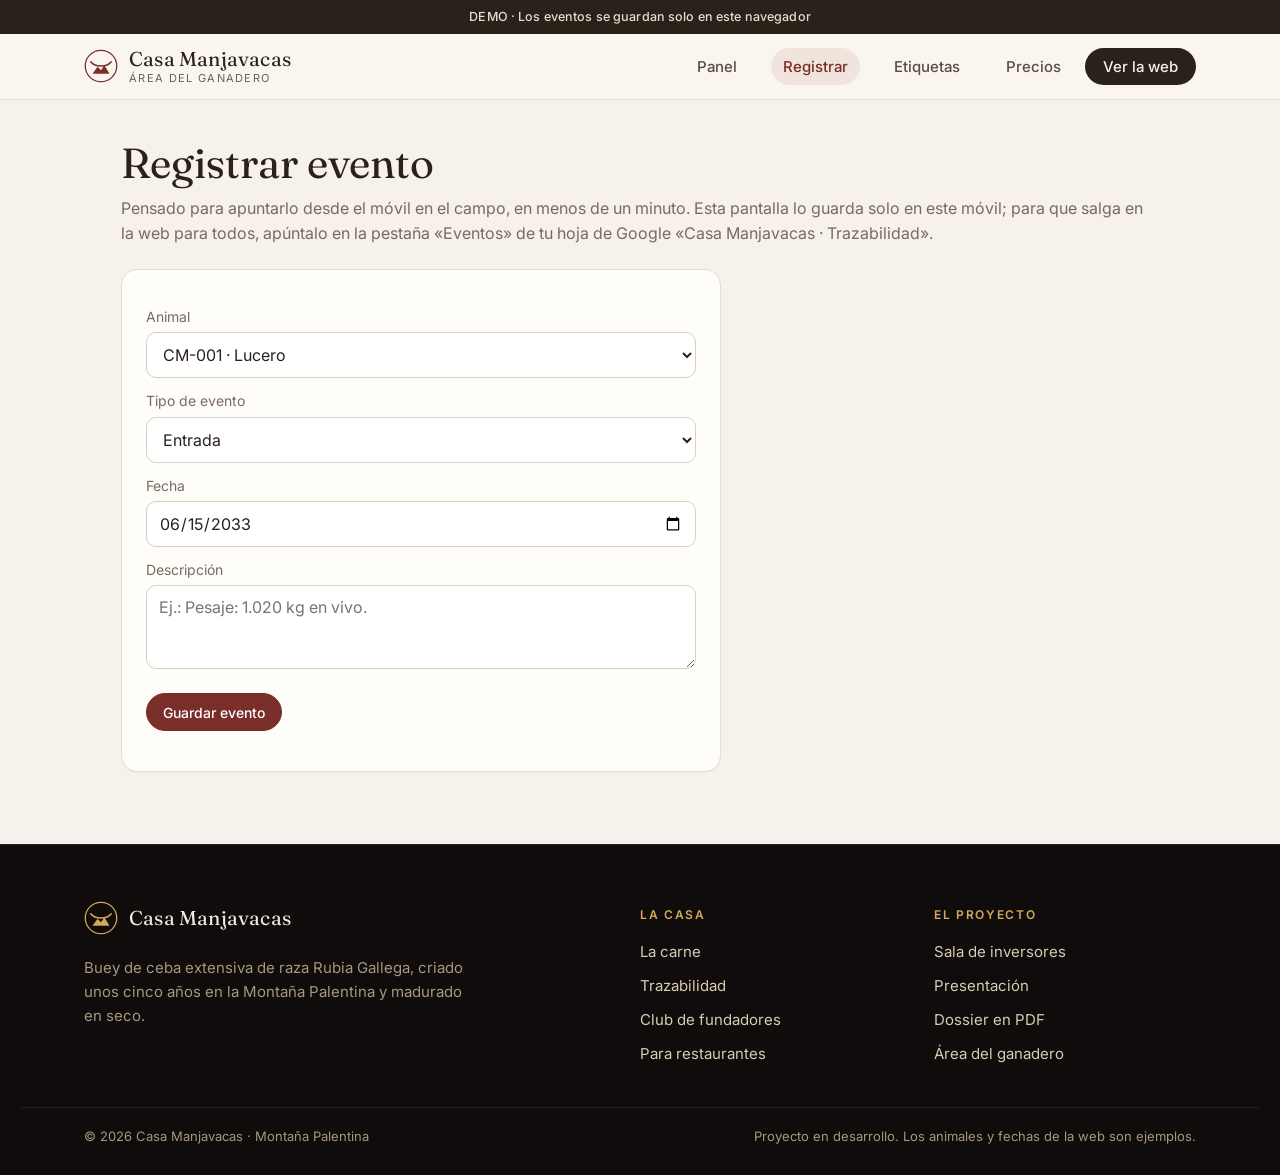
<file: registrar.html>
<!DOCTYPE html>
<html lang="es">
<head>
<meta charset="utf-8">
<meta name="viewport" content="width=device-width,initial-scale=1">
<meta name="robots" content="noindex">
<title>Registrar evento — Casa Manjavacas</title>
<link rel="icon" href="assets/favicon.svg" type="image/svg+xml">
<meta property="og:title" content="Registrar evento — Casa Manjavacas">
<meta property="og:description" content="Registrar eventos de trazabilidad.">
<meta property="og:image" content="https://karliox.github.io/casa-manjavacas-trazabilidad/assets/og.png">
<meta property="og:type" content="website">
<meta name="twitter:card" content="summary_large_image">
<link rel="manifest" href="manifest.json">
<meta name="theme-color" content="#7a2e2a">
<link rel="apple-touch-icon" href="assets/icono-180.png">
<link rel="preconnect" href="https://fonts.googleapis.com">
<link rel="preconnect" href="https://fonts.gstatic.com" crossorigin>
<link rel="stylesheet" href="assets/estilo.css">
<link rel="stylesheet" href="assets/comun.css">
</head>
<body>
<div class="demo">DEMO · Los eventos se guardan solo en este navegador</div>
<a class="salto" href="#contenido">Saltar al contenido</a>
<header data-cabecera="ganadero"></header>
<main id="contenido">
  <h1>Registrar evento</h1>
  <p class="sub">Pensado para apuntarlo desde el móvil en el campo, en menos de un minuto. Esta pantalla lo guarda solo en este móvil; para que salga en la web para todos, apúntalo en la pestaña «Eventos» de tu hoja de Google «Casa Manjavacas · Trazabilidad».</p>
  <form class="card" id="form">
    <label for="id">Animal</label>
    <select id="id" required></select>
    <label for="tipo">Tipo de evento</label>
    <select id="tipo" required></select>
    <label for="fecha">Fecha</label>
    <input type="date" id="fecha" required>
    <label for="texto">Descripción</label>
    <textarea id="texto" rows="3" required placeholder="Ej.: Pesaje: 1.020 kg en vivo."></textarea>
    <p><button class="btn" type="submit">Guardar evento</button></p>
    <div class="ok" id="ok"></div>
  </form>
</main>
<footer data-pie></footer>
<script src="assets/layout.js"></script>
<script src="data/bueyes.js"></script>
<script src="data/config.js"></script>
<script src="assets/app.js"></script>
<script>
CM.listo(() => {
const sel = document.getElementById("id");
  sel.innerHTML = CM.bueyes().map(b => `<option value="${CM.esc(b.id)}">${CM.esc(b.id)} · ${CM.esc(b.nombre)}</option>`).join("");
  document.getElementById("tipo").innerHTML = Object.entries(CM.TIPOS).map(([k, v]) => `<option value="${k}">${v}</option>`).join("");
  document.getElementById("fecha").value = (window.FECHA_DEMO || new Date().toISOString().slice(0, 10));
  document.getElementById("form").addEventListener("submit", e => {
    e.preventDefault();
    const ev = {
      id: sel.value, tipo: document.getElementById("tipo").value,
      fecha: document.getElementById("fecha").value, texto: document.getElementById("texto").value.trim()
    };
    const ok = document.getElementById("ok");
    if (CM.guardarEventoLocal(ev)) {
      ok.innerHTML = `Guardado. <a href="ficha.html?id=${encodeURIComponent(ev.id)}">Ver la ficha de ${CM.esc(ev.id)}</a>`;
      document.getElementById("texto").value = "";
    } else {
      ok.textContent = "Este navegador no permite guardar datos. En la versión real se guardará en una base de datos.";
    }
    ok.style.display = "block";
  });
});
</script>
</body>
</html>
</file>
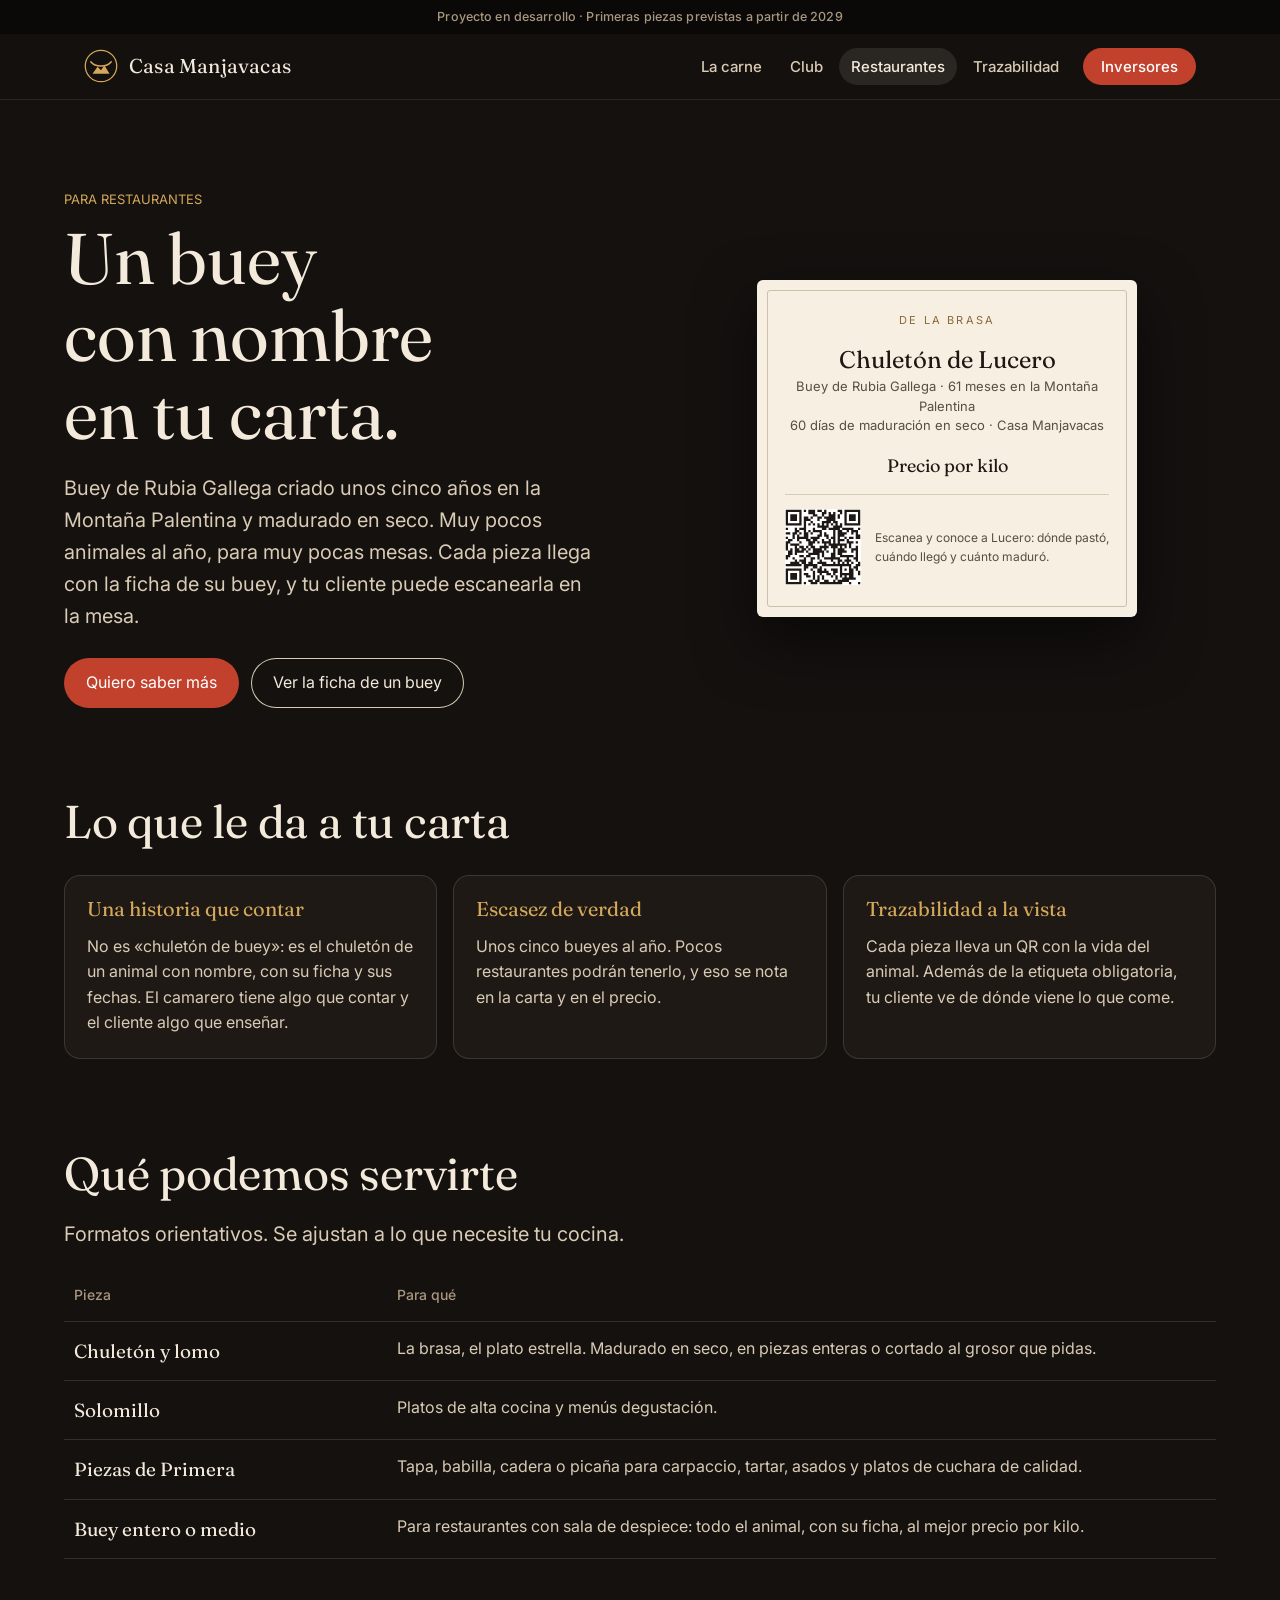
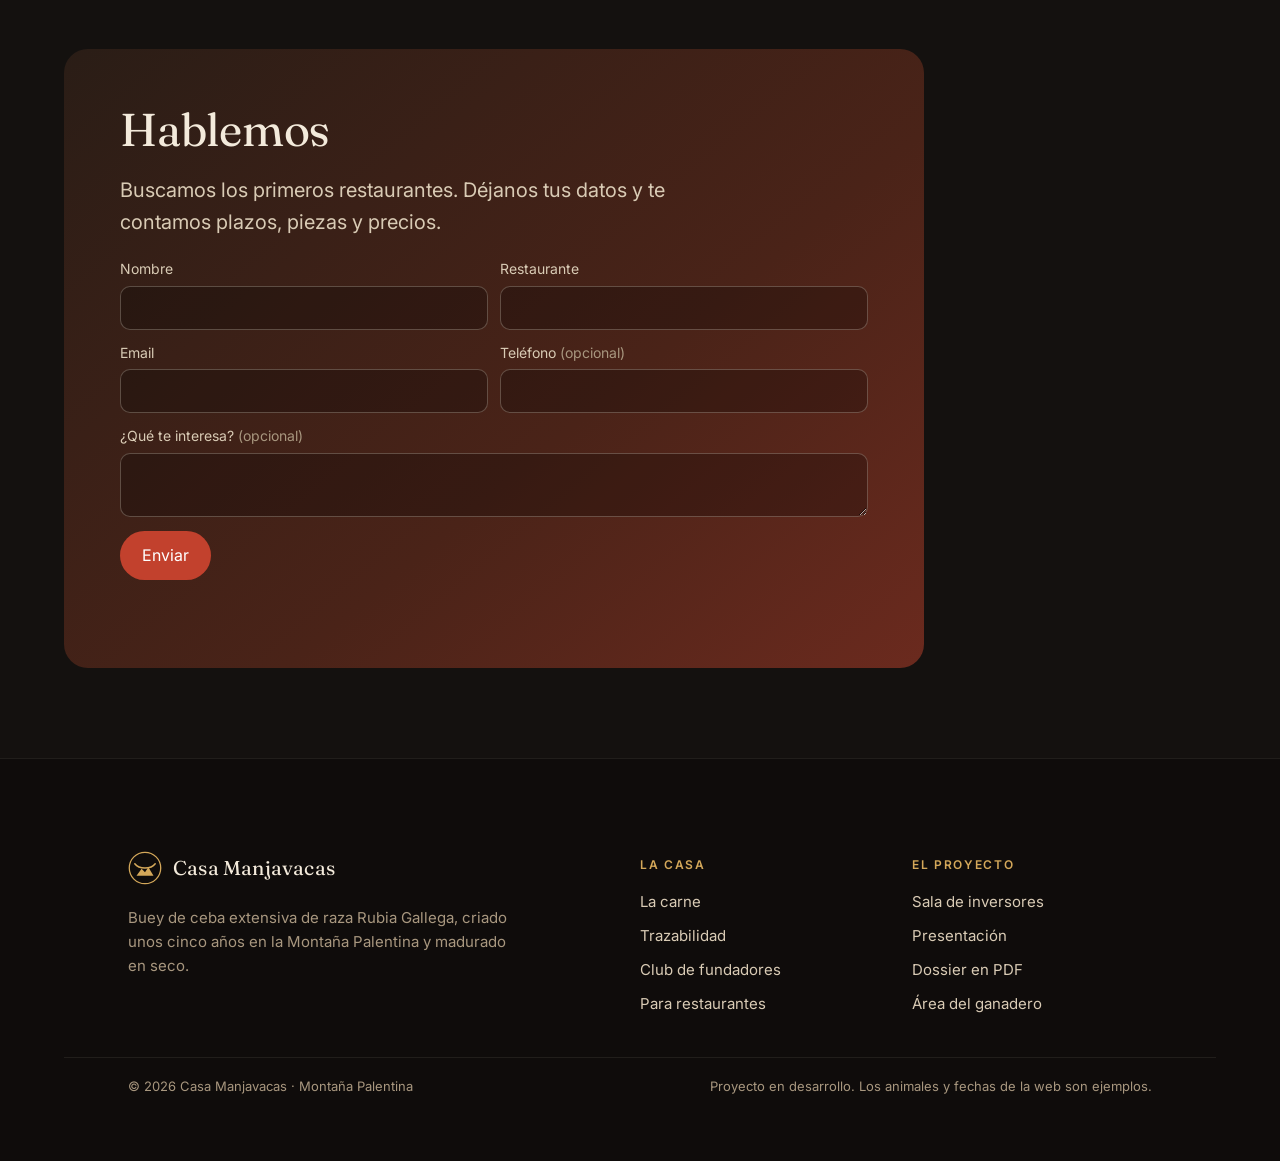
<file: restaurantes.html>
<!DOCTYPE html>
<html lang="es">
<head>
<meta charset="utf-8">
<meta name="viewport" content="width=device-width,initial-scale=1">
<title>Para restaurantes · Casa Manjavacas</title>
<link rel="icon" href="assets/favicon.svg" type="image/svg+xml">
<meta property="og:title" content="Para restaurantes · Casa Manjavacas">
<meta property="og:description" content="Buey de Rubia Gallega de cinco años, con nombre y ficha propia para tu carta. Pocos animales al año.">
<meta property="og:image" content="https://karliox.github.io/casa-manjavacas-trazabilidad/assets/og.png">
<meta property="og:type" content="website">
<meta name="twitter:card" content="summary_large_image">
<link rel="preconnect" href="https://fonts.googleapis.com">
<link rel="preconnect" href="https://fonts.gstatic.com" crossorigin>
<link rel="stylesheet" href="assets/marca.css">
<link rel="stylesheet" href="assets/comun.css">
<style>
.carta{justify-self:center;width:min(380px,100%);background:#f6efe2;color:#1d1814;border-radius:6px;padding:32px 28px;box-shadow:0 24px 60px rgba(0,0,0,.5);font-family:var(--serif);position:relative}
.carta::before{content:"";position:absolute;inset:10px;border:1px solid #cdbfa8;border-radius:3px;pointer-events:none}
.carta .sec{font-family:var(--sans);font-size:11px;letter-spacing:.2em;text-align:center;color:#8a6a3a;margin-bottom:18px}
.carta h3{font-size:24px;margin:0 0 4px;text-align:center}
.carta .desc{font-family:var(--sans);font-size:13px;color:#5a4d42;text-align:center;margin:0 0 16px;line-height:1.5}
.carta .pie2{display:flex;align-items:center;gap:14px;border-top:1px solid #d8cbb6;padding-top:14px;font-family:var(--sans);font-size:12px;color:#5a4d42}
.carta .pie2 .qr{width:76px;height:76px;flex:none}.carta .pie2 .qr svg{width:100%;height:100%}
.carta .precio{text-align:center;font-size:18px;margin:0 0 14px}
.ventajas{display:grid;grid-template-columns:repeat(3,minmax(0,1fr));gap:16px;margin-top:28px}
.ventajas div{border:1px solid var(--linea);border-radius:16px;padding:22px;background:var(--noche2)}
.ventajas h3{color:var(--oro);font-size:20px}.ventajas p{margin:0;color:var(--crema2)}
.formato{width:100%;border-collapse:collapse;margin-top:20px}
.formato th,.formato td{text-align:left;padding:14px 10px;border-bottom:1px solid var(--linea);vertical-align:top}
.formato th{font-weight:500;color:var(--tenue);font-size:14px}
.formato td:first-child{font-family:var(--serif);font-size:19px;color:var(--crema);width:28%}
.formato td{color:var(--crema2)}
.reserva-caja{background:linear-gradient(140deg,#2a1d16,#4a2318 60%,#6b2a1e);border-radius:24px;padding:clamp(24px,5vw,56px);max-width:860px}
@media (max-width:900px){.ventajas{grid-template-columns:1fr}}
@media (max-width:600px){.formato thead{display:none}.formato,.formato tbody,.formato tr,.formato td{display:block;width:100%!important}.formato td{border:0;padding:4px 0}.formato tr{border-bottom:1px solid var(--linea);padding:12px 0}}
</style>
</head>
<body>
<div class="aviso">Proyecto en desarrollo · Primeras piezas previstas a partir de 2029</div>
<a class="salto" href="#contenido">Saltar al contenido</a>
<header data-cabecera="publica"></header>

<section class="band" id="contenido">
  <div class="in revela duo">
    <div>
      <p class="nota" style="margin:0 0 10px;color:var(--oro)">PARA RESTAURANTES</p>
      <h1>Un buey con nombre en tu carta.</h1>
      <p class="lead">Buey de Rubia Gallega criado unos cinco años en la Montaña Palentina y madurado en seco. Muy pocos animales al año, para muy pocas mesas. Cada pieza llega con la ficha de su buey, y tu cliente puede escanearla en la mesa.</p>
      <div class="botones"><a class="btn" href="#contacto">Quiero saber más</a><a class="btn sec" href="ficha.html?id=CM-001">Ver la ficha de un buey</a></div>
    </div>
    <div class="carta" aria-label="Ejemplo de cómo aparecería en una carta">
      <div class="sec">DE LA BRASA</div>
      <h3>Chuletón de Lucero</h3>
      <p class="desc">Buey de Rubia Gallega · 61 meses en la Montaña Palentina<br>60 días de maduración en seco · Casa Manjavacas</p>
      <p class="precio">Precio por kilo</p>
      <div class="pie2"><div class="qr" id="qr"></div><span>Escanea y conoce a Lucero: dónde pastó, cuándo llegó y cuánto maduró.</span></div>
    </div>
  </div>
</section>

<section class="band" style="padding-top:0">
  <div class="in revela">
    <h2>Lo que le da a tu carta</h2>
    <div class="ventajas">
      <div><h3>Una historia que contar</h3><p>No es «chuletón de buey»: es el chuletón de un animal con nombre, con su ficha y sus fechas. El camarero tiene algo que contar y el cliente algo que enseñar.</p></div>
      <div><h3>Escasez de verdad</h3><p>Unos cinco bueyes al año. Pocos restaurantes podrán tenerlo, y eso se nota en la carta y en el precio.</p></div>
      <div><h3>Trazabilidad a la vista</h3><p>Cada pieza lleva un QR con la vida del animal. Además de la etiqueta obligatoria, tu cliente ve de dónde viene lo que come.</p></div>
    </div>
  </div>
</section>

<section class="band" style="padding-top:0">
  <div class="in revela">
    <h2>Qué podemos servirte</h2>
    <p class="lead">Formatos orientativos. Se ajustan a lo que necesite tu cocina.</p>
    <table class="formato">
      <thead><tr><th>Pieza</th><th>Para qué</th></tr></thead>
      <tbody>
        <tr><td>Chuletón y lomo</td><td>La brasa, el plato estrella. Madurado en seco, en piezas enteras o cortado al grosor que pidas.</td></tr>
        <tr><td>Solomillo</td><td>Platos de alta cocina y menús degustación.</td></tr>
        <tr><td>Piezas de Primera</td><td>Tapa, babilla, cadera o picaña para carpaccio, tartar, asados y platos de cuchara de calidad.</td></tr>
        <tr><td>Buey entero o medio</td><td>Para restaurantes con sala de despiece: todo el animal, con su ficha, al mejor precio por kilo.</td></tr>
      </tbody>
    </table>
  </div>
</section>

<section class="band" id="contacto" style="padding-top:0">
  <div class="in revela">
    <div class="reserva-caja">
      <h2>Hablemos</h2>
      <p class="lead">Buscamos los primeros restaurantes. Déjanos tus datos y te contamos plazos, piezas y precios.</p>
      <form class="reserva" id="contacto-form" novalidate>
        <div class="campos">
          <label>Nombre<input id="f-nombre" autocomplete="name" required></label>
          <label>Restaurante<input id="f-rest" autocomplete="organization" required></label>
          <label>Email<input id="f-email" type="email" autocomplete="email" required></label>
          <label>Teléfono <span>(opcional)</span><input id="f-tel" type="tel" autocomplete="tel"></label>
          <label class="ancho">¿Qué te interesa? <span>(opcional)</span><textarea id="f-msg" rows="2"></textarea></label>
        </div>
        <button class="btn" type="submit">Enviar</button>
        <p class="estado-reserva" id="f-estado" role="status"></p>
      </form>
    </div>
  </div>
</section>

<footer data-pie></footer>
<script src="assets/layout.js"></script>

<script src="assets/qrcode.js"></script>
<script src="data/bueyes.js"></script>
<script src="data/config.js"></script>
<script src="assets/app.js"></script>
<script>
{
  document.getElementById("qr").innerHTML = CM.qrSVG(CM.urlFicha("CM-001"), "#1d1814");
  const C = window.CONFIG_CLUB;
  document.getElementById("contacto-form").addEventListener("submit", async e => {
    e.preventDefault();
    const est = document.getElementById("f-estado");
    const v = { nombre: document.getElementById("f-nombre").value.trim(), email: document.getElementById("f-email").value.trim(), telefono: document.getElementById("f-tel").value.trim(),
      mensaje: "[Restaurante: " + document.getElementById("f-rest").value.trim() + "] " + document.getElementById("f-msg").value.trim() };
    if (!v.nombre || !document.getElementById("f-rest").value.trim() || !/^[^@\s]+@[^@\s]+\.[^@\s]+$/.test(v.email)) { est.textContent = "Escribe tu nombre, el restaurante y un email válido."; return; }
    if (C.formularioGoogle) {
      const fd = new FormData();
      Object.keys(C.campos).forEach(k => { if (C.campos[k]) fd.append(C.campos[k], v[k]); });
      try { await fetch(C.formularioGoogle, { method: "POST", mode: "no-cors", body: fd }); est.textContent = "Enviado. Te escribiremos pronto."; e.target.reset(); }
      catch (err) { est.textContent = "No se ha podido enviar. Inténtalo de nuevo en un momento."; }
    } else {
      est.textContent = "Demostración: el formulario todavía no está conectado, así que este mensaje no se ha enviado.";
    }
  });
}
</script>
</body>
</html>
</file>
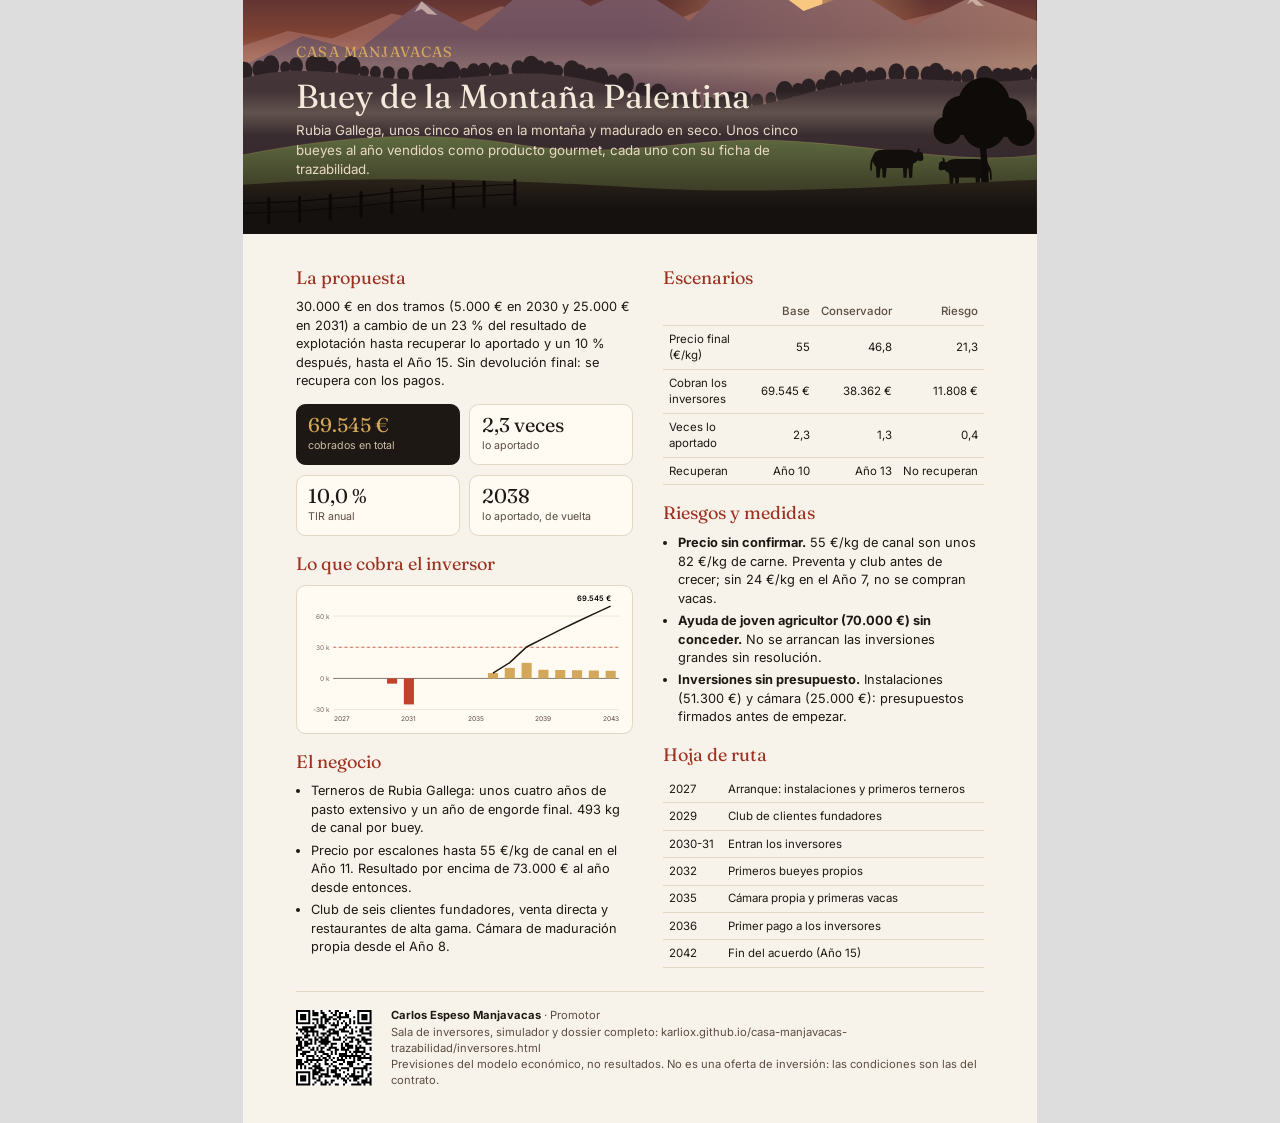
<file: resumen.html>
<!DOCTYPE html>
<html lang="es">
<head>
<meta charset="utf-8">
<meta name="viewport" content="width=device-width,initial-scale=1">
<meta name="robots" content="noindex">
<title>Resumen para inversores · Casa Manjavacas</title>
<style>
/*
VOICE: la hoja que se deja sobre la mesa; todo lo esencial de un vistazo.
IDEA: ficha técnica de una sola cara, como la etiqueta de un vino de guarda.
PICTURE: banda de paisaje arriba y la curva de cobro del inversor.
COLOUR and TYPE: papel crema, tinta noche, brasa y oro; Fraunces + Inter.
LAYOUT: A4 vertical, dos columnas bajo la cabecera.
*/
@import url("https://fonts.googleapis.com/css2?family=Fraunces:opsz,wght@9..144,400;9..144,600&family=Inter:wght@400;500;600&display=swap");
@page{size:A4;margin:0}
*{box-sizing:border-box}
body{margin:0;background:#ddd;font:9.6pt/1.45 "Inter",system-ui,sans-serif;color:#1d1814}
.hoja{width:210mm;height:297mm;margin:0 auto;background:#f8f3ea;position:relative;overflow:hidden}
.cab{height:62mm;position:relative;background:#14110f;color:#f3eadb}
.cab svg{position:absolute;inset:0;width:100%;height:100%}
.cab .t{position:relative;padding:11mm 14mm}
.marca{font-family:"Fraunces",Georgia,serif;font-size:11pt;letter-spacing:.08em;color:#d4a85a}
h1{font-family:"Fraunces",Georgia,serif;font-weight:400;font-size:25pt;line-height:1.08;margin:4mm 0 2mm;max-width:150mm}
.cab p{margin:0;color:#e8d8c4;max-width:140mm;font-size:10pt}
.cuerpo{display:grid;grid-template-columns:1.05fr 1fr;gap:8mm;padding:8mm 14mm 0}
h2{font-family:"Fraunces",Georgia,serif;font-weight:400;font-size:13.5pt;margin:0 0 2mm;color:#9e3222}
h2+p,h2+ul{margin-top:0}
ul{margin:0 0 4mm;padding-left:4mm}li{margin:1mm 0}
.kpis{display:grid;grid-template-columns:1fr 1fr;gap:2.5mm;margin-bottom:4mm}
.kpi{background:#fffaf2;border:1px solid #e2d6c4;border-radius:2.5mm;padding:2.5mm 3mm}
.kpi b{display:block;font-family:"Fraunces",Georgia,serif;font-weight:400;font-size:15pt;line-height:1.1}
.kpi span{font-size:8pt;color:#5a4d42}
.kpi.d{background:#1d1814;color:#f3eadb;border-color:#1d1814}.kpi.d b{color:#d4a85a}.kpi.d span{color:#cdbda6}
.fig{background:#fffaf2;border:1px solid #e2d6c4;border-radius:2.5mm;padding:2mm;margin-bottom:4mm}
.fig svg{width:100%;height:auto;display:block}
table{width:100%;border-collapse:collapse;font-size:8.6pt;margin-bottom:4mm}
td,th{white-space:nowrap;padding:1.3mm 1.5mm;border-bottom:1px solid #e2d6c4;text-align:right}
td:first-child,th:first-child{text-align:left;white-space:normal}th{font-weight:500;color:#5a4d42}
.pie{position:absolute;left:14mm;right:14mm;bottom:9mm;display:flex;align-items:center;gap:5mm;border-top:1px solid #e2d6c4;padding-top:4mm;font-size:8.4pt;color:#5a4d42}
.pie .qr{width:20mm;height:20mm;flex:none}.pie .qr svg{width:100%;height:100%}
.pie b{color:#1d1814}
@media print{body{background:none}.hoja{margin:0}}
</style>
</head>
<body>
<div class="hoja">
  <div class="cab">
    <div id="paisaje"></div>
    <div class="t">
      <div class="marca">CASA MANJAVACAS</div>
      <h1>Buey de la Montaña Palentina</h1>
      <p>Rubia Gallega, unos cinco años en la montaña y madurado en seco. Unos cinco bueyes al año vendidos como producto gourmet, cada uno con su ficha de trazabilidad.</p>
    </div>
  </div>
  <div class="cuerpo">
    <div>
      <h2>La propuesta</h2>
      <p>30.000 € en dos tramos (5.000 € en 2030 y 25.000 € en 2031) a cambio de un 23 % del resultado de explotación hasta recuperar lo aportado y un 10 % después, hasta el Año 15. Sin devolución final: se recupera con los pagos.</p>
      <div class="kpis">
        <div class="kpi d"><b>69.545 €</b><span>cobrados en total</span></div>
        <div class="kpi"><b>2,3 veces</b><span>lo aportado</span></div>
        <div class="kpi"><b>10,0 %</b><span>TIR anual</span></div>
        <div class="kpi"><b>2038</b><span>lo aportado, de vuelta</span></div>
      </div>
      <h2>Lo que cobra el inversor</h2>
      <div class="fig" id="g"></div>
      <h2>El negocio</h2>
      <ul>
        <li>Terneros de Rubia Gallega: unos cuatro años de pasto extensivo y un año de engorde final. 493 kg de canal por buey.</li>
        <li>Precio por escalones hasta 55 €/kg de canal en el Año 11. Resultado por encima de 73.000 € al año desde entonces.</li>
        <li>Club de seis clientes fundadores, venta directa y restaurantes de alta gama. Cámara de maduración propia desde el Año 8.</li>
      </ul>
    </div>
    <div>
      <h2>Escenarios</h2>
      <table id="esc"></table>
      <h2>Riesgos y medidas</h2>
      <ul>
        <li><b>Precio sin confirmar.</b> 55 €/kg de canal son unos 82 €/kg de carne. Preventa y club antes de crecer; sin 24 €/kg en el Año 7, no se compran vacas.</li>
        <li><b>Ayuda de joven agricultor (70.000 €) sin conceder.</b> No se arrancan las inversiones grandes sin resolución.</li>
        <li><b>Inversiones sin presupuesto.</b> Instalaciones (51.300 €) y cámara (25.000 €): presupuestos firmados antes de empezar.</li>
      </ul>
      <h2>Hoja de ruta</h2>
      <table>
        <tr><td>2027</td><td style="text-align:left">Arranque: instalaciones y primeros terneros</td></tr>
        <tr><td>2029</td><td style="text-align:left">Club de clientes fundadores</td></tr>
        <tr><td>2030-31</td><td style="text-align:left">Entran los inversores</td></tr>
        <tr><td>2032</td><td style="text-align:left">Primeros bueyes propios</td></tr>
        <tr><td>2035</td><td style="text-align:left">Cámara propia y primeras vacas</td></tr>
        <tr><td>2036</td><td style="text-align:left">Primer pago a los inversores</td></tr>
        <tr><td>2042</td><td style="text-align:left">Fin del acuerdo (Año 15)</td></tr>
      </table>
    </div>
  </div>
  <div class="pie">
    <div class="qr" id="qr"></div>
    <div><b>Carlos Espeso Manjavacas</b> · Promotor<br>Sala de inversores, simulador y dossier completo: karliox.github.io/casa-manjavacas-trazabilidad/inversores.html<br>Previsiones del modelo económico, no resultados. No es una oferta de inversión: las condiciones son las del contrato.</div>
  </div>
</div>
<script src="assets/qrcode.js"></script>
<script src="assets/paisaje.js"></script>
<script src="assets/modelo.js"></script>
<script>
{
  const M = MODELO, eur = n => Math.round(n).toLocaleString("es-ES", { useGrouping: "always" }) + " €";
  document.getElementById("paisaje").outerHTML = paisajeSVG({ bueyes: [[1250, 716, 1], [1400, 735, -1]] });
  const q = qrcode(0, "M"); q.addData("https://karliox.github.io/casa-manjavacas-trazabilidad/inversores.html"); q.make();
  document.getElementById("qr").innerHTML = q.createSvgTag({ cellSize: 4, margin: 0, scalable: true });
  const W = 340, H = 140, mL = 30, mR = 6, mT = 8, mB = 16, n = 17, iw = W - mL - mR, ih = H - mT - mB;
  const min = -30000, max = 75000, y = v => mT + (max - v) / (max - min) * ih, bw = iw / n, x = i => mL + i * bw;
  const fl = Array(n).fill(0); fl[3] = -5000; fl[4] = -25000; M.pagoInversores.forEach((p, i) => { if (p) fl[i + 1] += p; });
  let a = 0; const ac = fl.map((f, i) => { if (f > 0) a += f; return i >= 9 ? a : null; });
  let g = "";
  [-30000, 0, 30000, 60000].forEach(t => g += `<line x1="${mL}" x2="${W - mR}" y1="${y(t)}" y2="${y(t)}" stroke="${t ? "#e2d6c4" : "#1d1814"}" stroke-width=".6"/><text x="${mL - 3}" y="${y(t) + 3}" text-anchor="end" font-size="7" fill="#7a6b5d">${t / 1000} k</text>`);
  fl.forEach((v, i) => { if (v) g += `<rect x="${x(i) + bw * .2}" y="${y(Math.max(v, 0))}" width="${bw * .6}" height="${Math.abs(y(v) - y(0))}" fill="${v < 0 ? "#c2412d" : "#d4a85a"}"/>`; });
  [0, 4, 8, 12, 16].forEach(i => g += `<text x="${x(i) + bw / 2}" y="${H - 4}" text-anchor="middle" font-size="7" fill="#5a4d42">${2027 + i}</text>`);
  g += `<line x1="${mL}" x2="${W - mR}" y1="${y(30000)}" y2="${y(30000)}" stroke="#c2412d" stroke-dasharray="3 3" stroke-width=".8"/>`;
  g += `<polyline fill="none" stroke="#1d1814" stroke-width="1.6" points="${ac.map((v, i) => v == null ? "" : `${x(i) + bw / 2},${y(v)}`).join(" ")}"/>`;
  g += `<text x="${x(16) + bw / 2}" y="${y(ac[16]) - 5}" text-anchor="end" font-size="8" font-weight="600">${eur(M.cobradoInversores[15])}</text>`;
  document.getElementById("g").innerHTML = `<svg viewBox="0 0 ${W} ${H}">${g}</svg>`;
  document.getElementById("esc").innerHTML = `<tr><th></th>${M.escenarios.map(e => `<th>${e.nombre}</th>`).join("")}</tr>` +
    [["Precio final (€/kg)", e => e.precio.toLocaleString("es-ES")], ["Cobran los inversores", e => eur(e.reciben)], ["Veces lo aportado", e => e.veces.toLocaleString("es-ES", { maximumFractionDigits: 1 })], ["Recuperan", e => e.recuperan]]
    .map(([k, f]) => `<tr><td>${k}</td>${M.escenarios.map(e => `<td>${f(e)}</td>`).join("")}</tr>`).join("");
}
</script>
</body>
</html>
</file>
<file: assets/marca.css>
/*
VOICE: sobria y gourmet, como una carnicería de autor o una bodega; poco texto, mucho aire.
IDEA: la etiqueta de una pieza madurada con su origen escrito a mano, y el monte de donde viene.
PICTURE: paisaje de la Montaña Palentina por capas al amanecer, con bueyes pastando.
COLOUR and TYPE: noche de monte (#14110f), crema de etiqueta, rojo brasa y oro de grasa infiltrada; Fraunces + Inter.
LAYOUT: bandas a todo ancho; héroe con el paisaje ocupando media pantalla; contenido hasta 1240px.
*/
@import url("https://fonts.googleapis.com/css2?family=Fraunces:opsz,wght@9..144,400;9..144,600&family=Inter:wght@400;500;600&display=swap");
:root{
  --noche:#14110f; --noche2:#1e1915; --crema:#f3eadb; --crema2:#d9cbb5; --tenue:#a8977f;
  --brasa:#c2412d; --brasa2:#9e3222; --oro:#d4a85a; --pasto:#6f8b4f; --linea:rgba(243,234,219,.14);
  --serif:"Fraunces",Georgia,serif; --sans:"Inter",system-ui,-apple-system,"Segoe UI",sans-serif;
}
*{box-sizing:border-box;min-width:0}
html{scroll-behavior:smooth;scroll-padding-top:72px;overflow-x:clip}
body{margin:0;background:var(--noche);color:var(--crema);font:16px/1.6 var(--sans);overflow-x:clip;-webkit-font-smoothing:antialiased}
::selection{background:#c2412d;color:#fff}
a{color:var(--oro)}
img,svg{display:block}
.aviso{background:#0b0908;color:var(--tenue);font-size:13px;text-align:center;padding:7px 14px}
.nav{position:sticky;top:0;z-index:20;display:flex;align-items:center;justify-content:space-between;gap:12px;padding:12px max(5vw,16px);background:rgba(20,17,15,.88);backdrop-filter:blur(8px);border-bottom:1px solid var(--linea)}
.logo{white-space:nowrap;font-family:var(--serif);font-size:20px;color:var(--crema);text-decoration:none;letter-spacing:.02em;display:flex;align-items:center;gap:10px}
.logo svg{width:30px;height:30px}
.nav nav{display:flex;flex-wrap:wrap;gap:4px 20px;align-items:center}
.nav nav a{color:var(--crema2);text-decoration:none;font-size:15px;padding:8px 0}
.nav nav a:hover,.nav nav a.activo{color:var(--crema)}
.nav nav a.cta{white-space:nowrap;background:var(--brasa);color:#fff;padding:9px 16px;border-radius:99px}
.band{padding:clamp(48px,7vw,104px) max(5vw,16px)}
.in{max-width:1240px;margin:0 auto}
h1,h2,h3{font-family:var(--serif);font-weight:400;line-height:1.08;text-wrap:balance;margin:0 0 14px}
h1{font-size:clamp(38px,5.6vw,72px)} h2{font-size:clamp(30px,3.6vw,46px)} h3{font-size:22px}
.lead{font-size:clamp(17px,1.6vw,20px);color:var(--crema2);max-width:620px}
.btn{display:inline-flex;align-items:center;gap:8px;min-height:46px;padding:12px 22px;border-radius:99px;background:var(--brasa);color:#fff;text-decoration:none;font-weight:500;border:0;font:inherit;cursor:pointer}
.btn:hover{background:var(--brasa2)}
.btn.sec{background:transparent;color:var(--crema);box-shadow:inset 0 0 0 1px var(--crema2)}
.btn.sec:hover{background:rgba(243,234,219,.08)}
.btn:focus-visible,a:focus-visible{outline:2px solid var(--oro);outline-offset:3px}
.botones{display:flex;flex-wrap:wrap;gap:12px;margin-top:26px}
.nota{font-size:13px;color:var(--tenue)}

/* Héroe con paisaje */
.hero{position:relative;min-height:min(90vh,840px);display:flex;align-items:flex-start;overflow:hidden}
.band.sube{margin-top:clamp(-110px,-8vw,-48px);position:relative;z-index:3;padding-top:0}
.sube .cifras{box-shadow:0 30px 60px rgba(0,0,0,.45);backdrop-filter:blur(6px)}
.sube .cifra{background:rgba(30,25,21,.92)}
.hero .paisaje{position:absolute;inset:0;width:100%;height:100%}
.hero::before{content:"";position:absolute;inset:0;z-index:1;background:linear-gradient(100deg,rgba(18,14,12,.62) 0%,rgba(18,14,12,.35) 40%,rgba(18,14,12,0) 68%);pointer-events:none}
.hero .texto{position:relative;z-index:2;padding:clamp(56px,10vh,120px) max(5vw,16px) 0;max-width:1240px;margin:0 auto;width:100%}
.hero h1{max-width:760px;text-shadow:0 2px 30px rgba(0,0,0,.35)}
.niebla{animation:niebla 38s ease-in-out infinite alternate}
@keyframes niebla{from{transform:translateX(-4%)}to{transform:translateX(4%)}}

/* Cifras */
.cifras{display:grid;grid-template-columns:repeat(auto-fit,minmax(min(220px,100%),1fr));gap:1px;background:var(--linea);border:1px solid var(--linea);border-radius:18px;overflow:hidden}
.cifra{background:var(--noche2);padding:26px 24px}
.cifra b{display:block;font-family:var(--serif);font-weight:400;font-size:clamp(34px,4vw,48px);color:var(--oro);line-height:1;white-space:nowrap}
.cifra span{color:var(--crema2);font-size:15px}

/* Proceso */
.proceso{display:grid;grid-template-columns:repeat(5,minmax(0,1fr));gap:18px;margin-top:40px;counter-reset:p}
.paso{position:relative;padding-top:86px}
.paso svg{position:absolute;top:0;left:0;width:64px;height:64px}
.paso::after{content:"";position:absolute;top:31px;left:76px;right:-10px;height:1px;background:var(--linea)}
.paso:last-child::after{display:none}
.paso h3{font-size:20px;margin-bottom:6px}
.paso p{margin:0;color:var(--crema2);font-size:15px}

/* Trazabilidad con móvil */
.duo{display:grid;grid-template-columns:minmax(0,1fr) minmax(0,1fr);gap:clamp(32px,6vw,90px);align-items:center}
.movil{justify-self:center;width:300px;max-width:100%;aspect-ratio:9/18.5;border-radius:42px;background:#0b0908;padding:12px;box-shadow:0 30px 80px rgba(0,0,0,.55),inset 0 0 0 2px #3a322b}
.movil .pantalla{width:100%;height:100%;border-radius:32px;overflow:hidden;background:var(--crema);color:var(--noche);display:flex;flex-direction:column}
.mini-hero{background:linear-gradient(170deg,#3b2a20,#7a3526);color:var(--crema);padding:26px 18px 20px;text-align:center}
.mini-hero small{font-size:10px;letter-spacing:.14em;color:var(--oro)}
.mini-hero b{display:block;font-family:var(--serif);font-weight:400;font-size:30px;margin-top:4px}
.mini-datos{display:grid;grid-template-columns:1fr 1fr;gap:8px;padding:14px}
.mini-datos div{background:#fff;border-radius:10px;padding:8px 10px;font-size:11px;color:#6b5d50}
.mini-datos b{display:block;font-family:var(--serif);font-weight:400;font-size:17px;color:var(--noche)}
.mini-linea{padding:0 16px;font-size:11px;color:#6b5d50}
.mini-linea p{margin:0 0 8px;padding-left:14px;border-left:2px solid var(--oro)}
.qrcaja{display:flex;gap:20px;align-items:center;margin-top:26px;background:var(--noche2);border:1px solid var(--linea);border-radius:16px;padding:16px}
.qrcaja .qr{width:112px;height:112px;flex:none;background:var(--crema);border-radius:10px;padding:6px}
.qrcaja .qr svg{width:100%;height:100%}
.qrcaja p{margin:0;font-size:15px;color:var(--crema2)}

/* Club */
.club{background:linear-gradient(140deg,#2a1d16,#4a2318 60%,#6b2a1e);border-radius:24px;padding:clamp(28px,5vw,64px);display:grid;grid-template-columns:minmax(0,1.3fr) minmax(0,1fr);gap:32px;align-items:center}
.etiqueta{background:var(--crema);color:var(--noche);border-radius:6px;padding:22px 24px;transform:rotate(-2.5deg);box-shadow:0 18px 40px rgba(0,0,0,.4);font-size:14px;max-width:340px;justify-self:center;position:relative}
.etiqueta::before{content:"";position:absolute;top:14px;right:16px;width:14px;height:14px;border-radius:50%;background:var(--noche)}
.etiqueta .marca{font-family:var(--serif);font-size:22px;color:var(--brasa2)}
.etiqueta dl{display:grid;grid-template-columns:auto 1fr;gap:4px 14px;margin:14px 0 0}
.etiqueta dt{color:#7a6a5d}.etiqueta dd{margin:0;font-weight:600}

.plazas{display:flex;align-items:center;gap:14px;margin:18px 0 6px;color:var(--crema2);font-size:15px}
.puntos{display:flex;gap:6px}.puntos i{width:18px;height:18px;border-radius:50%;border:2px solid var(--oro)}.puntos i.llena{background:var(--oro)}
.reserva{margin-top:16px}
.reserva .campos{display:grid;grid-template-columns:1fr 1fr;gap:12px;margin-bottom:14px}
.reserva label{display:block;font-size:14px;color:var(--crema2)}.reserva label span{color:var(--tenue)}
.reserva .ancho{grid-column:1/-1}
.reserva input,.reserva textarea{display:block;width:100%;margin-top:5px;padding:11px 12px;font:16px var(--sans);color:var(--crema);background:rgba(0,0,0,.25);border:1px solid rgba(243,234,219,.25);border-radius:10px}
.reserva input:focus,.reserva textarea:focus{outline:2px solid var(--oro);outline-offset:1px}
.estado-reserva{min-height:22px;margin:10px 0 0;color:var(--oro)}
footer{border-top:1px solid var(--linea);padding:36px max(5vw,16px);color:var(--tenue);font-size:14px}
footer .in{display:flex;flex-wrap:wrap;gap:12px 32px;justify-content:space-between}

/* Ficha */
.ficha-hero{position:relative;overflow:hidden;padding:clamp(40px,8vw,90px) max(5vw,16px) clamp(90px,12vw,150px);text-align:center;background:linear-gradient(180deg,#1b1512,#3a2219)}
.ficha-hero .paisaje{position:absolute;inset:0;width:100%;height:100%}
.ficha-hero>*:not(.paisaje){position:relative;z-index:1}
.sello{display:inline-block;font-size:12px;letter-spacing:.12em;color:var(--oro);border:1px solid rgba(212,168,90,.5);border-radius:99px;padding:6px 14px}
.ficha-hero h1{font-size:clamp(56px,10vw,110px);margin:16px 0 6px}
.ficha-hero p{color:var(--crema2);margin:0}
.viaje{display:grid;grid-template-columns:repeat(5,minmax(0,1fr));gap:0;margin:-50px auto 0;max-width:1100px;position:relative;z-index:2;background:var(--noche2);border:1px solid var(--linea);border-radius:20px;overflow:hidden}
.etapa{padding:20px 16px;border-right:1px solid var(--linea);position:relative}
.etapa:last-child{border-right:0}
.etapa .punto{width:14px;height:14px;border-radius:50%;border:2px solid var(--tenue);margin-bottom:12px}
.etapa.hecha .punto{background:var(--oro);border-color:var(--oro)}
.etapa.ahora .punto{background:var(--brasa);border-color:var(--brasa);box-shadow:0 0 0 6px rgba(194,65,45,.25)}
.etapa b{display:block;font-family:var(--serif);font-weight:400;font-size:17px;line-height:1.2}
.etapa span{display:block;font-size:13px;color:var(--tenue);margin-top:4px}
.etapa.pendiente{opacity:.5}
.datos{display:grid;grid-template-columns:repeat(auto-fit,minmax(min(200px,100%),1fr));gap:14px}
.dato{border:1px solid var(--linea);border-radius:14px;padding:18px}
.dato span{display:block;font-size:13px;color:var(--tenue)}
.dato b{font-family:var(--serif);font-weight:400;font-size:28px;color:var(--crema);white-space:nowrap}
.madura{display:flex;align-items:center;gap:22px;border:1px solid var(--linea);border-radius:14px;padding:18px}
.madura svg{width:110px;height:110px;flex:none}
.linea{list-style:none;padding:0;margin:0;position:relative}
.linea::before{content:"";position:absolute;left:7px;top:6px;bottom:6px;width:1px;background:var(--linea)}
.linea li{position:relative;padding:0 0 22px 32px}
.linea li::before{content:"";position:absolute;left:0;top:5px;width:15px;height:15px;border-radius:50%;background:var(--noche);border:2px solid var(--oro)}
.linea time{display:block;font-size:13px;color:var(--tenue)}
.cortes{display:grid;grid-template-columns:repeat(auto-fit,minmax(min(260px,100%),1fr));gap:14px}
.corte{background:var(--noche2);border:1px solid var(--linea);border-radius:14px;padding:18px}
.corte h3{color:var(--oro);margin-bottom:6px}
.corte p{margin:0;color:var(--crema2);font-size:15px}
.dos{display:grid;grid-template-columns:minmax(0,1.2fr) minmax(0,1fr);gap:clamp(28px,5vw,64px);align-items:start}

@media (max-width:900px){
  .proceso{grid-template-columns:1fr 1fr}
  .paso::after{display:none}
  .duo,.club,.dos{grid-template-columns:1fr}
  .reserva .campos{grid-template-columns:1fr}
  .viaje{grid-template-columns:1fr;margin-left:16px;margin-right:16px}
  .etapa{border-right:0;border-bottom:1px solid var(--linea);display:grid;grid-template-columns:28px 1fr;align-items:start}
  .etapa .punto{margin:4px 0 0}
  .etapa:last-child{border-bottom:0}
}
@media (max-width:600px){
  .nav nav a:not(.cta){display:none}
  .proceso{grid-template-columns:1fr}
  .hero{min-height:820px;background:#16121a}
  .hero .paisaje{top:auto;bottom:0;height:62%}
  .logo{font-size:17px}
  .qrcaja{flex-direction:column;align-items:flex-start}
}
@media (prefers-reduced-motion:reduce){.niebla{animation:none}html{scroll-behavior:auto}}

/* Tres caminos */
.caminos{display:grid;grid-template-columns:repeat(3,minmax(0,1fr));gap:16px;margin-top:28px}
.camino{position:relative;display:flex;flex-direction:column;gap:8px;padding:28px 26px 24px;border:1px solid var(--linea);border-radius:20px;background:linear-gradient(180deg,rgba(243,234,219,.03),rgba(243,234,219,0));color:var(--crema);text-decoration:none;transition:transform .2s ease,border-color .2s ease,background .2s ease}
.camino:hover{transform:translateY(-3px);border-color:rgba(212,168,90,.55);background:linear-gradient(180deg,rgba(212,168,90,.08),rgba(243,234,219,0))}
.camino .num{font:500 13px var(--sans);color:var(--oro);letter-spacing:.08em}
.camino h3{margin:4px 0 0;font-size:24px}
.camino p{margin:0;color:var(--crema2);flex:1}
.camino .flecha{margin-top:10px;color:var(--oro);font-weight:500}
@media (max-width:900px){.caminos{grid-template-columns:1fr}}
/* Detalles al pasar el ratón */
.corte,.tarjeta,.ventajas div,.grande div,.dato{transition:border-color .2s ease,transform .2s ease}
.corte:hover,.tarjeta:hover,.ventajas div:hover{border-color:rgba(212,168,90,.45);transform:translateY(-2px)}
.btn{transition:background .2s ease,transform .15s ease,box-shadow .2s ease}
.btn:hover{transform:translateY(-1px);box-shadow:0 8px 20px rgba(194,65,45,.25)}
.btn.sec:hover{box-shadow:none}
.hero h1{letter-spacing:-.01em}
h2{letter-spacing:-.005em}
</file>
<file: assets/comun.css>
/* Cabecera, pie y detalles comunes a todas las páginas de Casa Manjavacas. */
@import url("https://fonts.googleapis.com/css2?family=Fraunces:opsz,wght@9..144,400;9..144,600&family=Inter:wght@400;500;600&display=swap");

.cabecera{position:sticky;top:0;z-index:30;transition:box-shadow .2s ease,background .2s ease}
.cab-in{max-width:1240px;margin:0 auto;display:flex;align-items:center;justify-content:space-between;gap:20px;padding:14px max(5vw,16px)}
.cab-logo{display:inline-flex;align-items:center;gap:11px;text-decoration:none;white-space:nowrap}
.cab-logo svg{width:34px;height:34px;flex:none}
.cab-logo span{font-family:"Fraunces",Georgia,serif;font-size:20px;letter-spacing:.01em;line-height:1.1}
.cab-logo small{display:block;font-family:"Inter",system-ui,sans-serif;font-size:11px;letter-spacing:.12em;text-transform:uppercase;opacity:.7;margin-top:2px}
.cabecera nav{display:flex;align-items:center;gap:4px}
.cabecera nav a{font:500 15px/1 "Inter",system-ui,sans-serif;text-decoration:none;padding:11px 12px;border-radius:99px;transition:background .15s ease,color .15s ease}
.cabecera nav a.cab-cta{margin-left:8px;padding:11px 18px}
.cab-menu{display:none;align-items:center;gap:4px;flex-direction:column;justify-content:center;width:46px;height:46px;border-radius:12px;background:transparent;cursor:pointer;padding:0}
.cab-menu span{display:block;width:20px;height:2px;border-radius:2px;transition:transform .2s ease,opacity .2s ease}
.cab-menu b{position:absolute;width:1px;height:1px;overflow:hidden;clip:rect(0 0 0 0)}
.cabecera.abierta .cab-menu span:nth-child(1){transform:translateY(6px) rotate(45deg)}
.cabecera.abierta .cab-menu span:nth-child(2){opacity:0}
.cabecera.abierta .cab-menu span:nth-child(3){transform:translateY(-6px) rotate(-45deg)}
.cabecera a:focus-visible,.cab-menu:focus-visible{outline:2px solid #d4a85a;outline-offset:2px}

/* Oscura (marca) */
.cab-oscura{background:rgba(20,17,15,.86);backdrop-filter:blur(10px);-webkit-backdrop-filter:blur(10px);border-bottom:1px solid rgba(243,234,219,.1)}
.cab-oscura .cab-logo{color:#f3eadb}.cab-oscura .cab-logo svg{color:#d4a85a}
.cab-oscura nav a{color:#d9cbb5}
.cab-oscura nav a:hover{color:#f3eadb;background:rgba(243,234,219,.07)}
.cab-oscura nav a[aria-current]{color:#f3eadb;background:rgba(243,234,219,.1)}
.cab-oscura nav a.cab-cta{background:#c2412d;color:#fff}
.cab-oscura nav a.cab-cta:hover{background:#9e3222}
.cab-oscura .cab-menu{border:1px solid rgba(243,234,219,.2)}.cab-oscura .cab-menu span{background:#f3eadb}
.cab-oscura.con-sombra{box-shadow:0 10px 30px rgba(0,0,0,.35)}

/* Clara (herramientas e inversores) */
.cab-clara{background:rgba(250,246,239,.92);backdrop-filter:blur(10px);-webkit-backdrop-filter:blur(10px);border-bottom:1px solid #e6dccf}
.cab-clara .cab-logo{color:#2b211b}.cab-clara .cab-logo svg{color:#7a2e2a}
.cab-clara nav a{color:#5a4d42}
.cab-clara nav a:hover{color:#2b211b;background:#efe6d8}
.cab-clara nav a[aria-current]{color:#7a2e2a;background:#f1e4dc}
.cab-clara nav a.cab-cta{background:#2b211b;color:#f6f1ea}
.cab-clara nav a.cab-cta:hover{background:#000}
.cab-clara .cab-menu{border:1px solid #d9ccbb}.cab-clara .cab-menu span{background:#2b211b}
.cab-clara.con-sombra{box-shadow:0 8px 24px rgba(60,40,20,.08)}

@media (max-width:860px){
  .cab-menu{display:inline-flex;position:relative}
  .cabecera nav{display:none;position:absolute;left:0;right:0;top:100%;flex-direction:column;align-items:stretch;gap:2px;padding:10px max(5vw,16px) 18px}
  .cabecera.abierta nav{display:flex}
  .cabecera nav a{padding:14px 12px;font-size:17px;border-radius:12px}
  .cabecera nav a.cab-cta{margin:8px 0 0;text-align:center}
  .cab-oscura nav{background:#14110f;border-bottom:1px solid rgba(243,234,219,.12);box-shadow:0 20px 40px rgba(0,0,0,.4)}
  .cab-clara nav{background:#faf6ef;border-bottom:1px solid #e6dccf;box-shadow:0 20px 40px rgba(60,40,20,.12)}
  .cab-logo span{font-size:18px}
}

/* Pie */
.pie-web{background:#0f0c0b;color:#a8977f;font:15px/1.6 "Inter",system-ui,sans-serif;border-top:1px solid rgba(243,234,219,.08)}
.pie-in{max-width:1240px;margin:0 auto;display:grid;grid-template-columns:minmax(0,2fr) minmax(0,1fr) minmax(0,1fr);gap:32px;padding:56px max(5vw,16px) 36px}
.pie-web .cab-logo{color:#f3eadb}.pie-web .cab-logo svg{color:#d4a85a}
.pie-marca p{max-width:380px;margin:14px 0 0}
.pie-col h4{font:600 12px/1 "Inter",system-ui,sans-serif;letter-spacing:.14em;text-transform:uppercase;color:#d4a85a;margin:8px 0 14px}
.pie-col a{display:block;color:#d9cbb5;text-decoration:none;padding:5px 0}
.pie-col a:hover{color:#f3eadb}
.pie-legal{max-width:1240px;margin:0 auto;display:flex;flex-wrap:wrap;justify-content:space-between;gap:8px 24px;padding:18px max(5vw,16px) 28px;border-top:1px solid rgba(243,234,219,.08);font-size:13px}
@media (max-width:760px){.pie-in{grid-template-columns:1fr 1fr}.pie-marca{grid-column:1/-1}}

/* Aviso superior discreto */
.aviso,.demo{font:500 12.5px/1.4 "Inter",system-ui,sans-serif;letter-spacing:.01em;text-align:center;padding:8px 16px}

/* Aparición suave al hacer scroll */
.revela{opacity:0;transform:translateY(14px);transition:opacity .6s ease,transform .6s ease}
.revela.visible{opacity:1;transform:none}
@media (prefers-reduced-motion:reduce){.revela{opacity:1;transform:none;transition:none}}
.salto{position:absolute;left:-9999px;top:8px;z-index:50;background:#d4a85a;color:#14110f;padding:10px 14px;border-radius:8px;font:600 14px "Inter",sans-serif}
.salto:focus{left:12px}
@media print{.revela{opacity:1!important;transform:none!important}.cabecera,.pie-web,.salto{display:none}}
</file>
<file: assets/estilo.css>
:root{
  --bg:#f6f1ea; --card:#fffdf9; --ink:#2b211b; --muted:#7a6a5d; --line:#e6dccf;
  --vino:#7a2e2a; --vino-2:#5c201d; --oro:#b58a4a; --verde:#4f6b45;
  --serif:"Fraunces",Georgia,serif; --sans:"Inter",system-ui,-apple-system,"Segoe UI",sans-serif;
}
*{box-sizing:border-box}
body{margin:0;background:var(--bg);color:var(--ink);font:16px/1.6 var(--sans);overflow-x:clip}
a{color:var(--vino)}
.demo{background:#2b211b;color:#e9dccb}
header.top{display:flex;align-items:center;justify-content:space-between;gap:16px;padding:18px 28px;border-bottom:1px solid var(--line);background:var(--card)}
.marca{font-family:var(--serif);font-size:22px;letter-spacing:.06em;text-transform:uppercase;color:var(--vino);text-decoration:none}
.marca small{display:block;font-family:var(--sans);font-size:11px;letter-spacing:.18em;color:var(--muted)}
nav a{margin-left:18px;text-decoration:none;color:var(--ink);font-weight:500}
nav a.activo{color:var(--vino);border-bottom:2px solid var(--vino);padding-bottom:3px}
main{max-width:1140px;margin:0 auto;padding:40px max(4vw,16px) 72px}
h1,h2,h3{font-family:var(--serif);font-weight:400;margin:0 0 10px;line-height:1.1;text-wrap:balance}
h1{font-size:clamp(30px,3.4vw,42px)} h2{font-size:26px;margin-top:40px}
.sub{color:var(--muted);margin:0 0 22px}
.kpis{display:grid;grid-template-columns:repeat(auto-fit,minmax(170px,1fr));gap:14px;margin:18px 0 26px}
.kpi{background:var(--card);border:1px solid var(--line);border-radius:16px;padding:18px 20px}
.kpi b{display:block;font-family:var(--serif);font-size:34px;font-weight:400;color:var(--vino);line-height:1.1;white-space:nowrap}
.kpi span{color:var(--muted);font-size:14px}
.tabla{width:100%;border-collapse:separate;border-spacing:0;background:var(--card);border:1px solid var(--line);border-radius:16px;overflow:hidden}
.tabla th,.tabla td{padding:12px 14px;text-align:left;border-bottom:1px solid var(--line);font-size:15px}
.tabla th{font-size:12px;text-transform:uppercase;letter-spacing:.08em;color:var(--muted);background:#faf5ee}
.tabla tr:last-child td{border-bottom:0}
.estado{display:inline-block;padding:2px 10px;border-radius:99px;font-size:13px;font-weight:600}
.e-ceba{background:#e7eedf;color:var(--verde)} .e-acabado{background:#f4ead8;color:#8a6420}
.e-maduracion{background:#f3dfdc;color:var(--vino)} .e-vendido{background:#e9e4de;color:var(--muted)}
.btn{display:inline-flex;align-items:center;justify-content:center;min-height:38px;border:1px solid var(--vino);background:var(--vino);color:#fff;border-radius:99px;padding:8px 16px;font:500 14px var(--sans);cursor:pointer;text-decoration:none;transition:background .15s ease,color .15s ease}
.btn:focus-visible,input:focus-visible,select:focus-visible,textarea:focus-visible{outline:2px solid var(--oro);outline-offset:2px}
.btn.sec{background:transparent;color:var(--vino)}
.btn:hover{background:var(--vino-2);color:#fff}
.btn.sec:hover{background:#f1e4dc;color:var(--vino-2)}
.acciones{white-space:nowrap}.acciones .btn{margin-left:6px}
/* Ficha pública */
.hero{background:linear-gradient(160deg,#3a2a20,#6b3a2c);color:#f6ede2;padding:48px 24px 40px;text-align:center}
.hero .marca{color:#e9cf9f}.hero .marca small{color:#d8c3a6}
.hero h1{font-size:44px;margin-top:18px}.hero p{color:#e8d8c4;margin:6px 0 0}
.datos{display:grid;grid-template-columns:repeat(auto-fit,minmax(200px,1fr));gap:12px;margin:-26px auto 0;max-width:900px;position:relative}
.dato{background:var(--card);border:1px solid var(--line);border-radius:12px;padding:14px 16px;box-shadow:0 6px 18px rgba(60,40,20,.08)}
.dato span{display:block;font-size:12px;text-transform:uppercase;letter-spacing:.08em;color:var(--muted)}
.dato b{font-family:var(--serif);font-weight:normal;font-size:20px}
.timeline{list-style:none;padding:0;margin:14px 0;border-left:2px solid var(--line)}
.timeline li{position:relative;padding:0 0 18px 22px}
.timeline li::before{content:"";position:absolute;left:-7px;top:6px;width:12px;height:12px;border-radius:50%;background:var(--oro);border:2px solid var(--bg)}
.timeline time{font-size:13px;color:var(--muted);display:block}
.cortes{display:flex;flex-wrap:wrap;gap:8px}.cortes span{background:var(--card);border:1px solid var(--line);border-radius:99px;padding:5px 14px}
.nota{font-size:13px;color:var(--muted);border-top:1px solid var(--line);margin-top:30px;padding-top:14px}
/* Formulario */
form.card{background:var(--card);border:1px solid var(--line);border-radius:16px;padding:24px;max-width:600px;box-shadow:0 1px 0 rgba(60,40,20,.03)}
label{display:block;font-size:14px;color:var(--muted);margin:12px 0 4px}
input,select,textarea{width:100%;padding:11px 12px;border:1px solid #dacfbf;border-radius:10px;font:16px var(--sans);background:#fff;color:var(--ink)}
.ok{background:#e7eedf;color:var(--verde);padding:10px 14px;border-radius:8px;margin-top:14px;display:none}
/* Modal QR */
.modal{position:fixed;inset:0;background:rgba(30,20,15,.55);display:none;align-items:center;justify-content:center;padding:20px}
.modal.abierto{display:flex}
.modal .caja{background:var(--card);border-radius:14px;padding:24px;text-align:center;max-width:340px}
.modal svg,.modal img{width:220px;height:220px}
.modal .url{font-size:12px;color:var(--muted);word-break:break-all}
@media (max-width:700px){
  header.top{flex-direction:column;align-items:flex-start;padding:14px 18px}
  nav a{margin:0 14px 0 0}
  .tabla .ocultar{display:none}
  .hero h1{font-size:34px}
  .datos{grid-template-columns:1fr 1fr;gap:10px}.dato b{font-size:17px}
}
@media print{.demo,.cabecera,.pie-web,.salto,.acciones{display:none}}

.scroll{overflow-x:auto;border-radius:12px}
</file>
